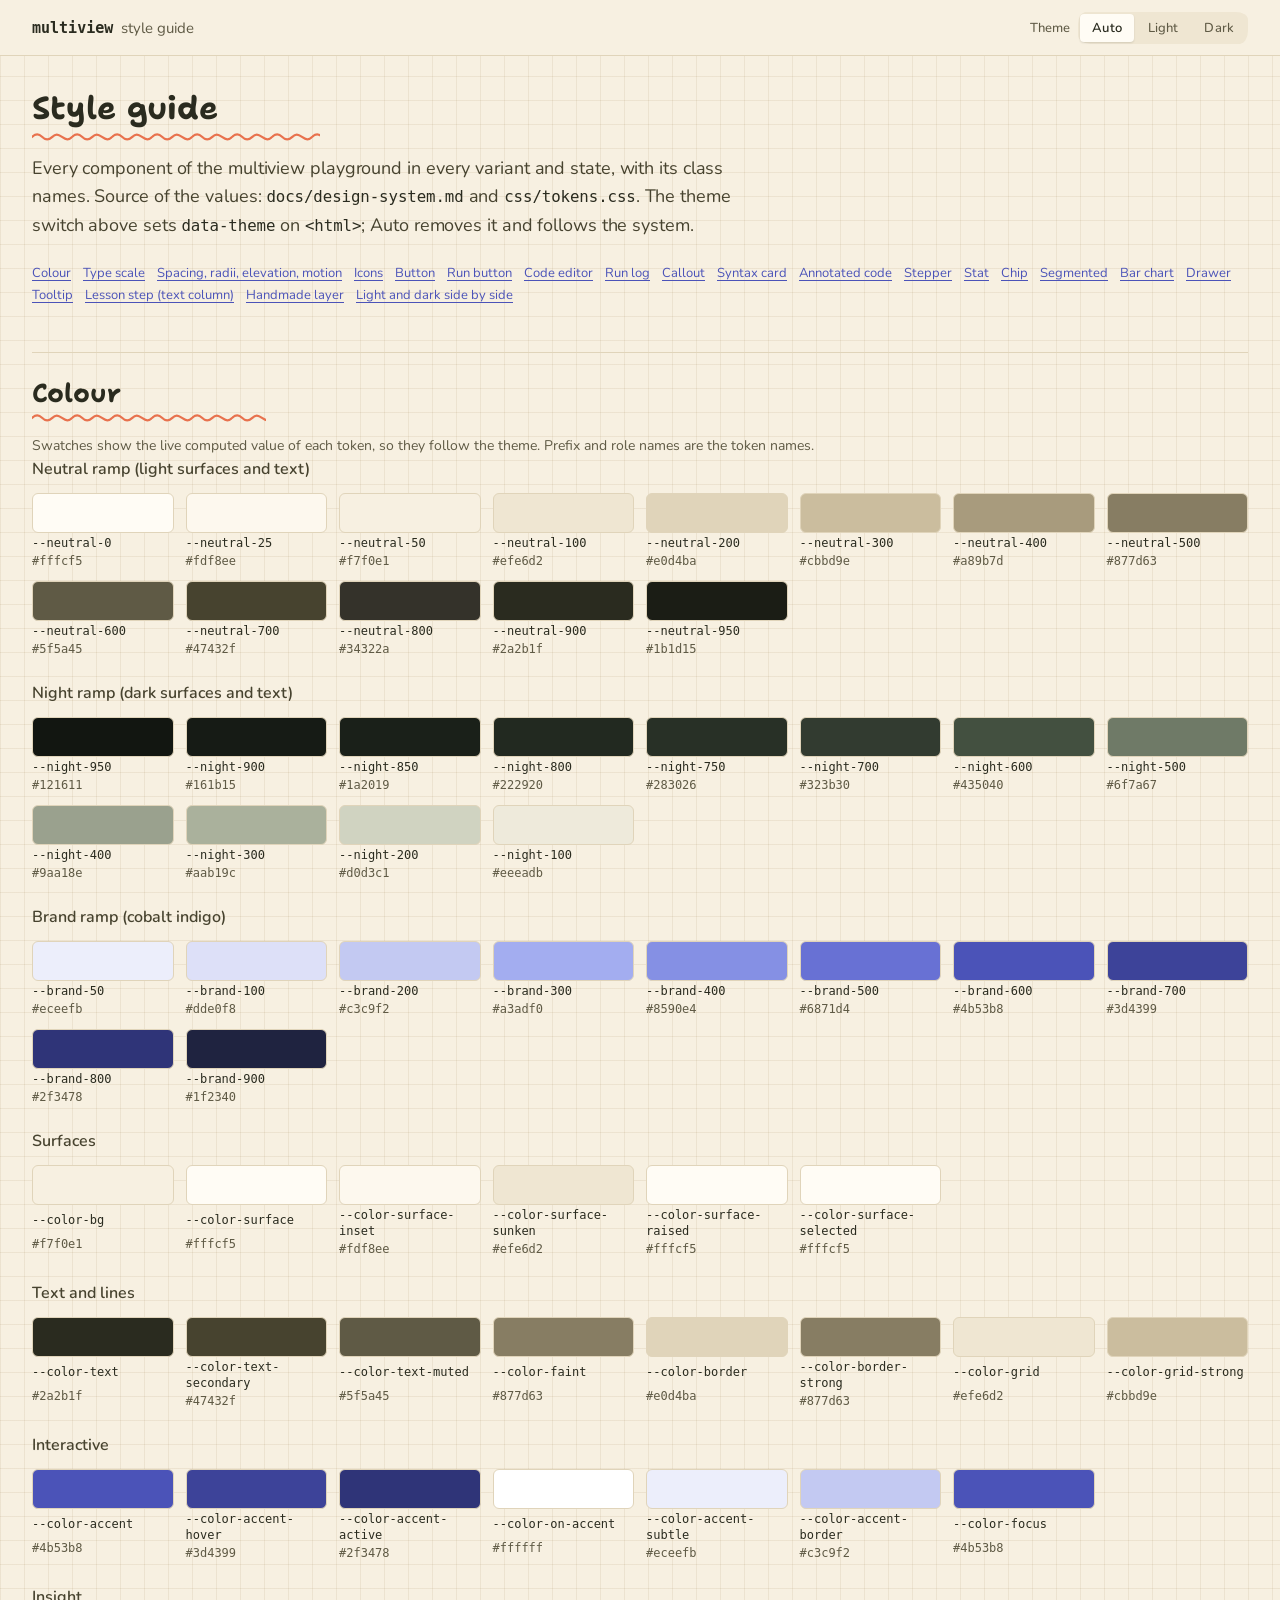
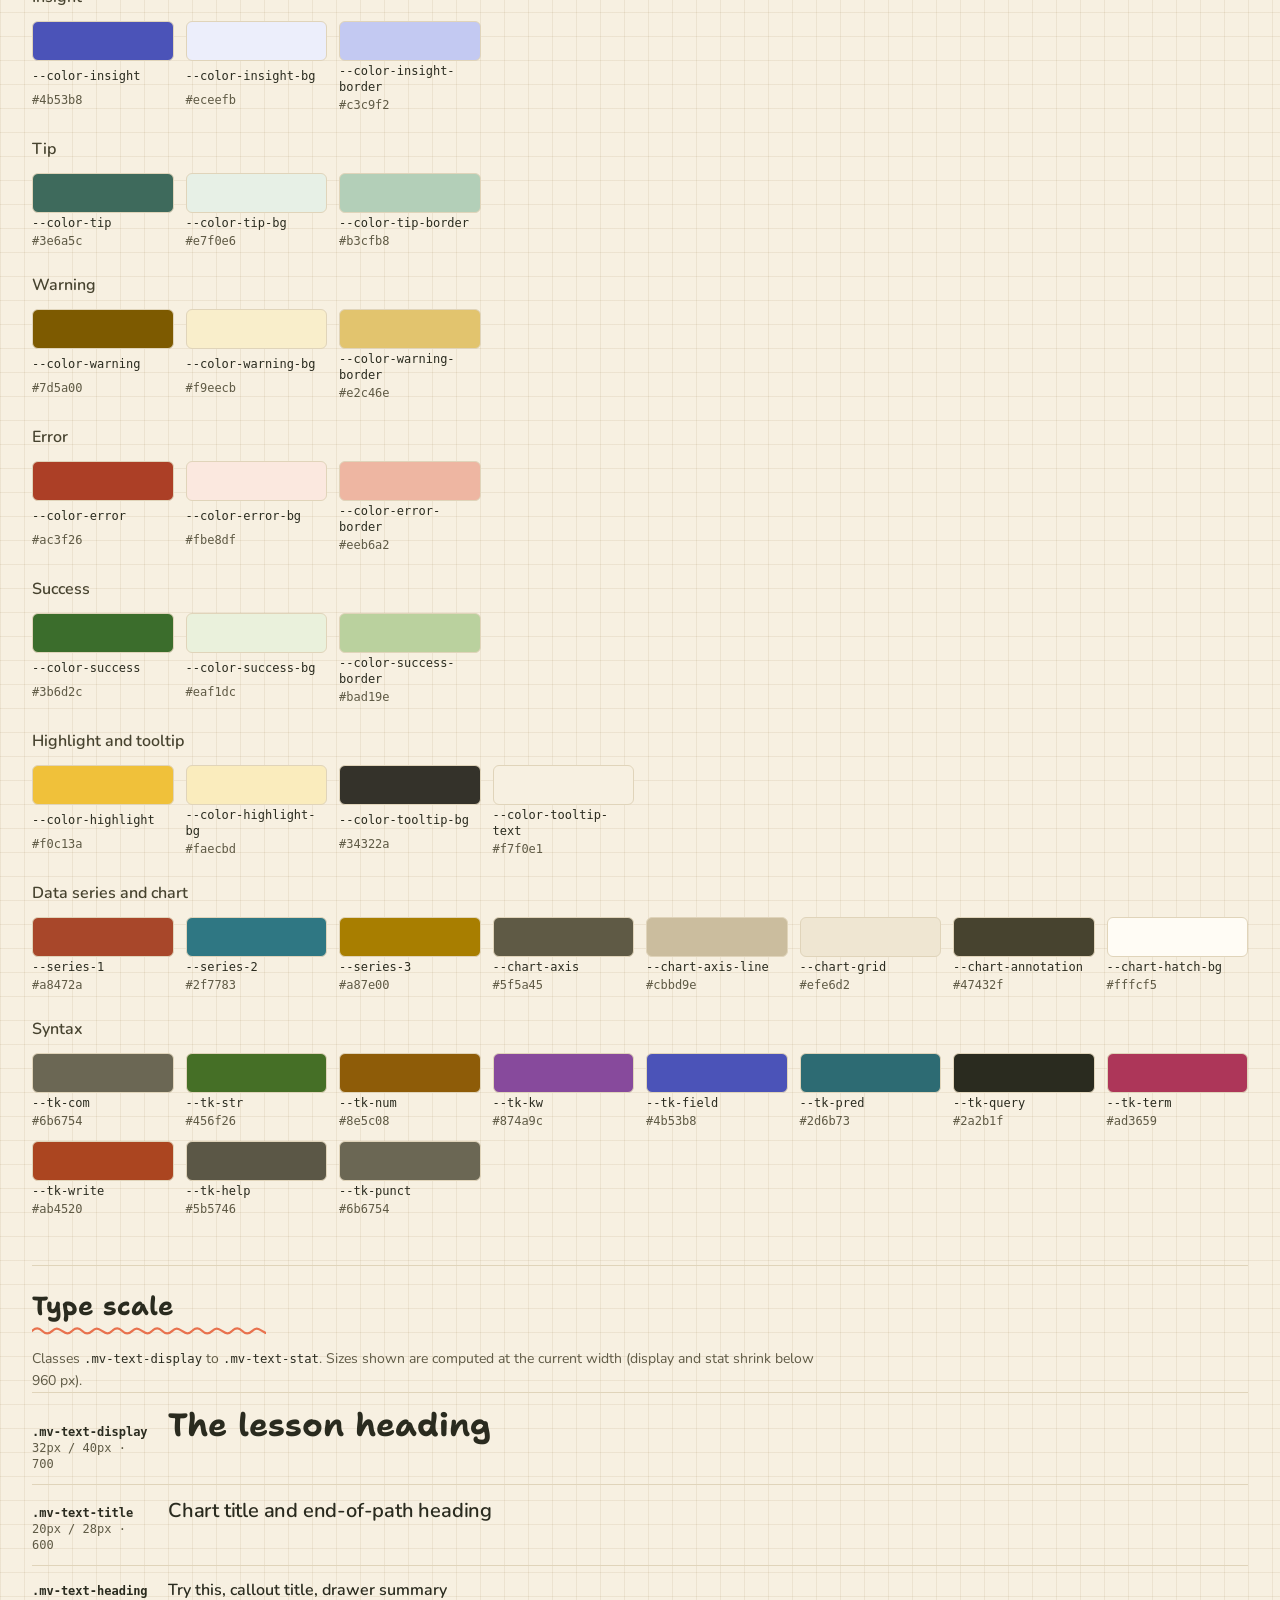
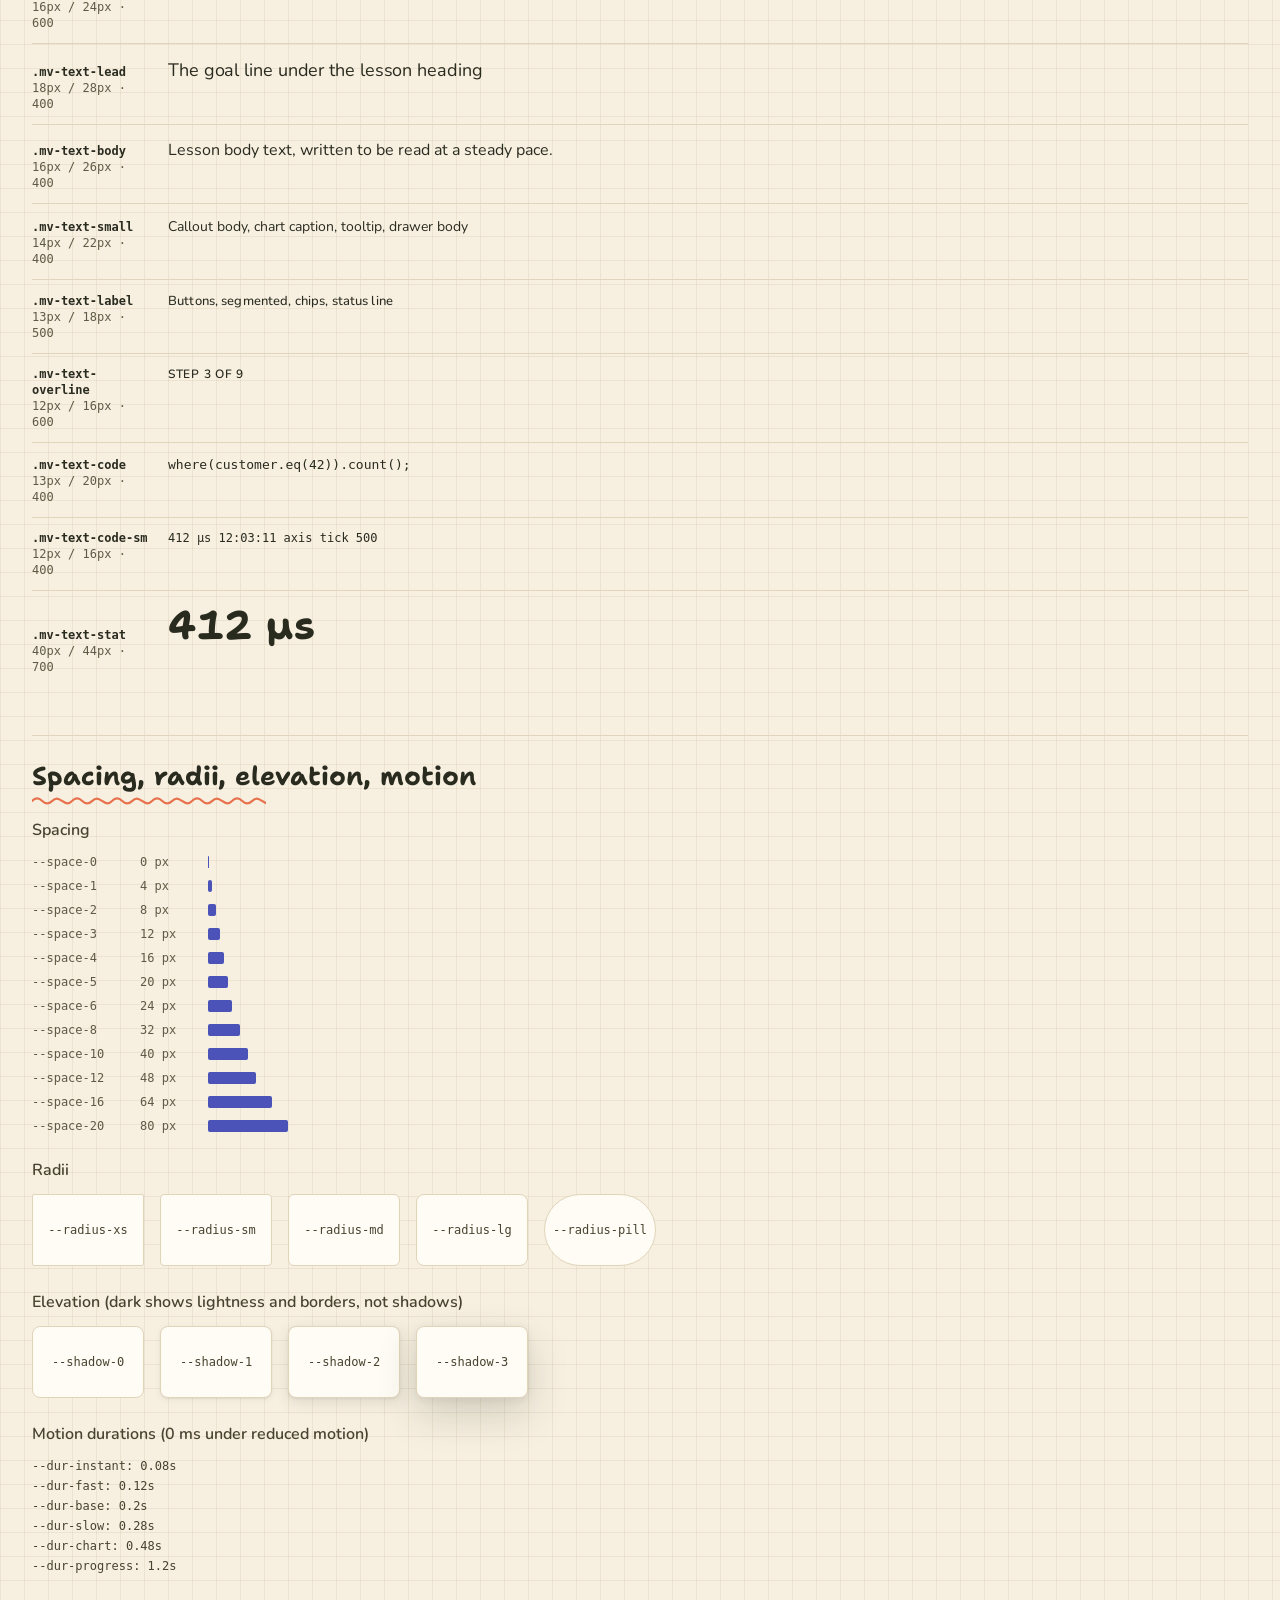
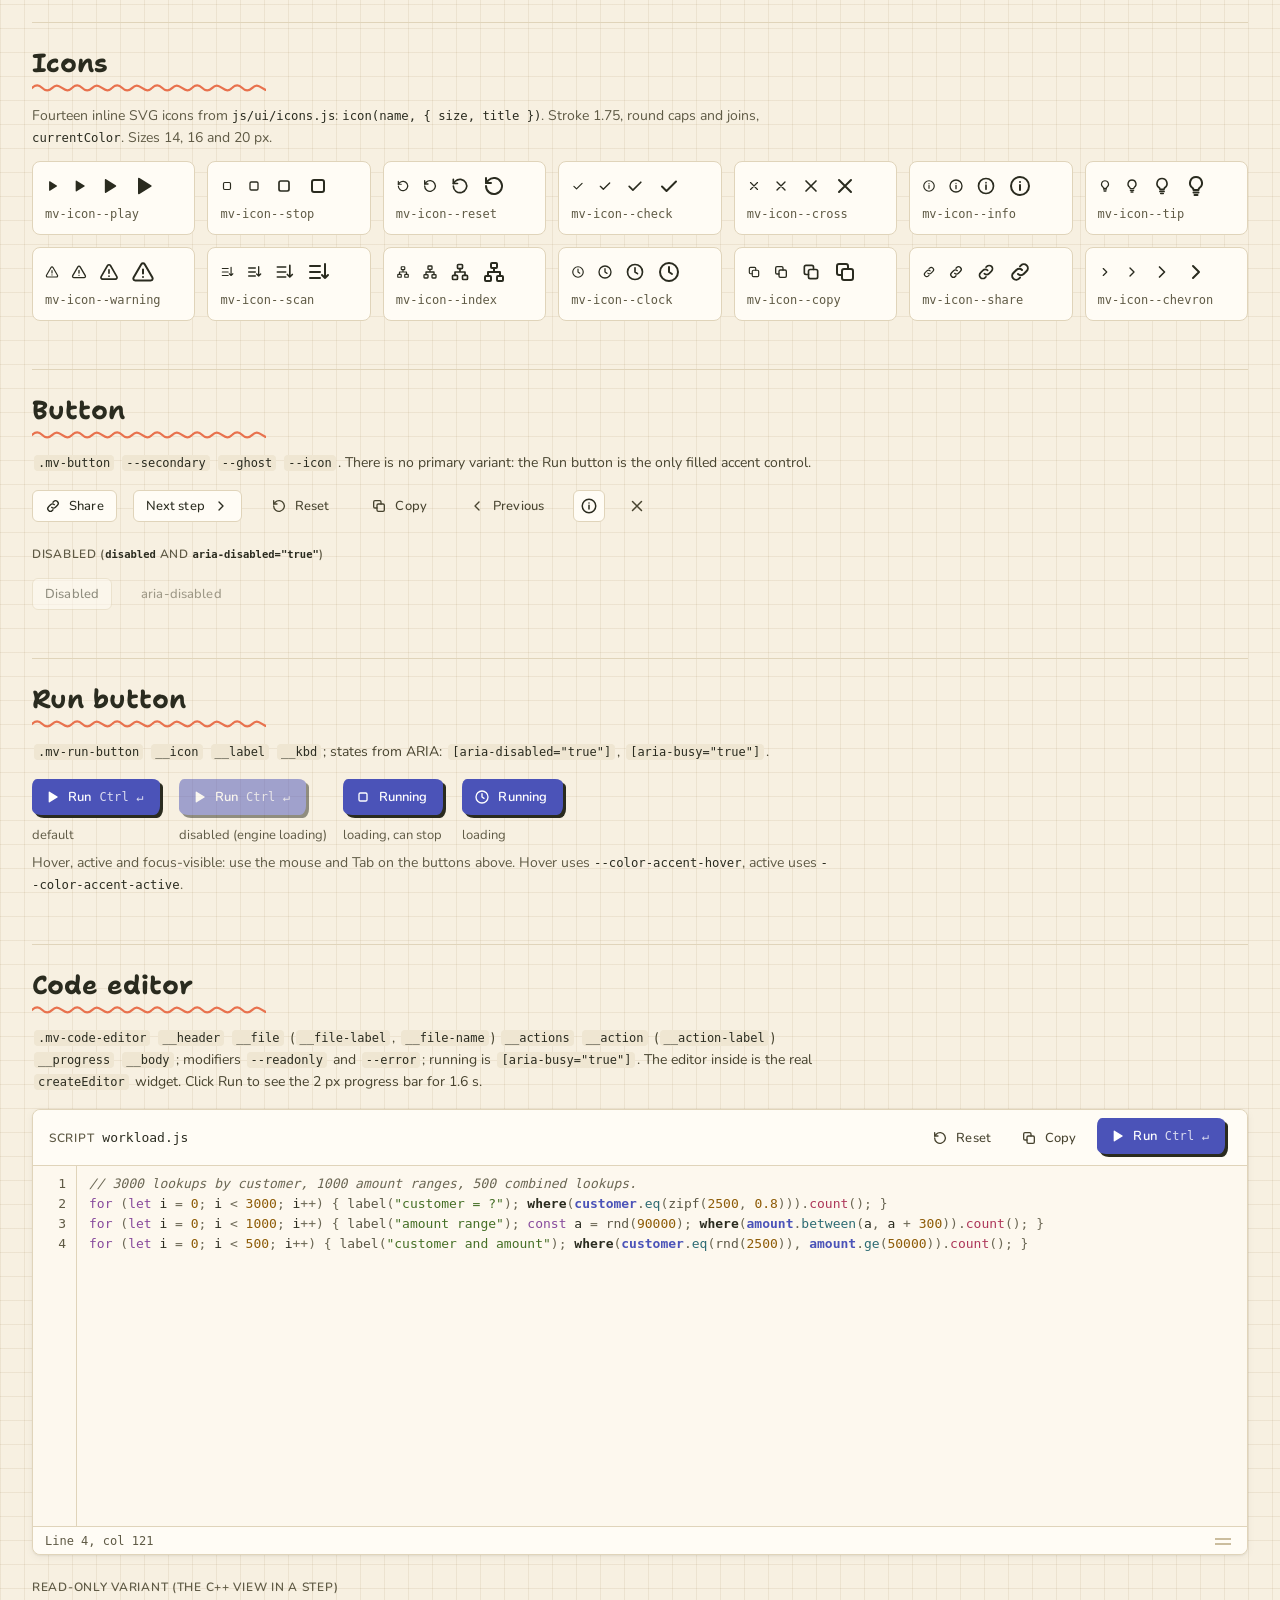
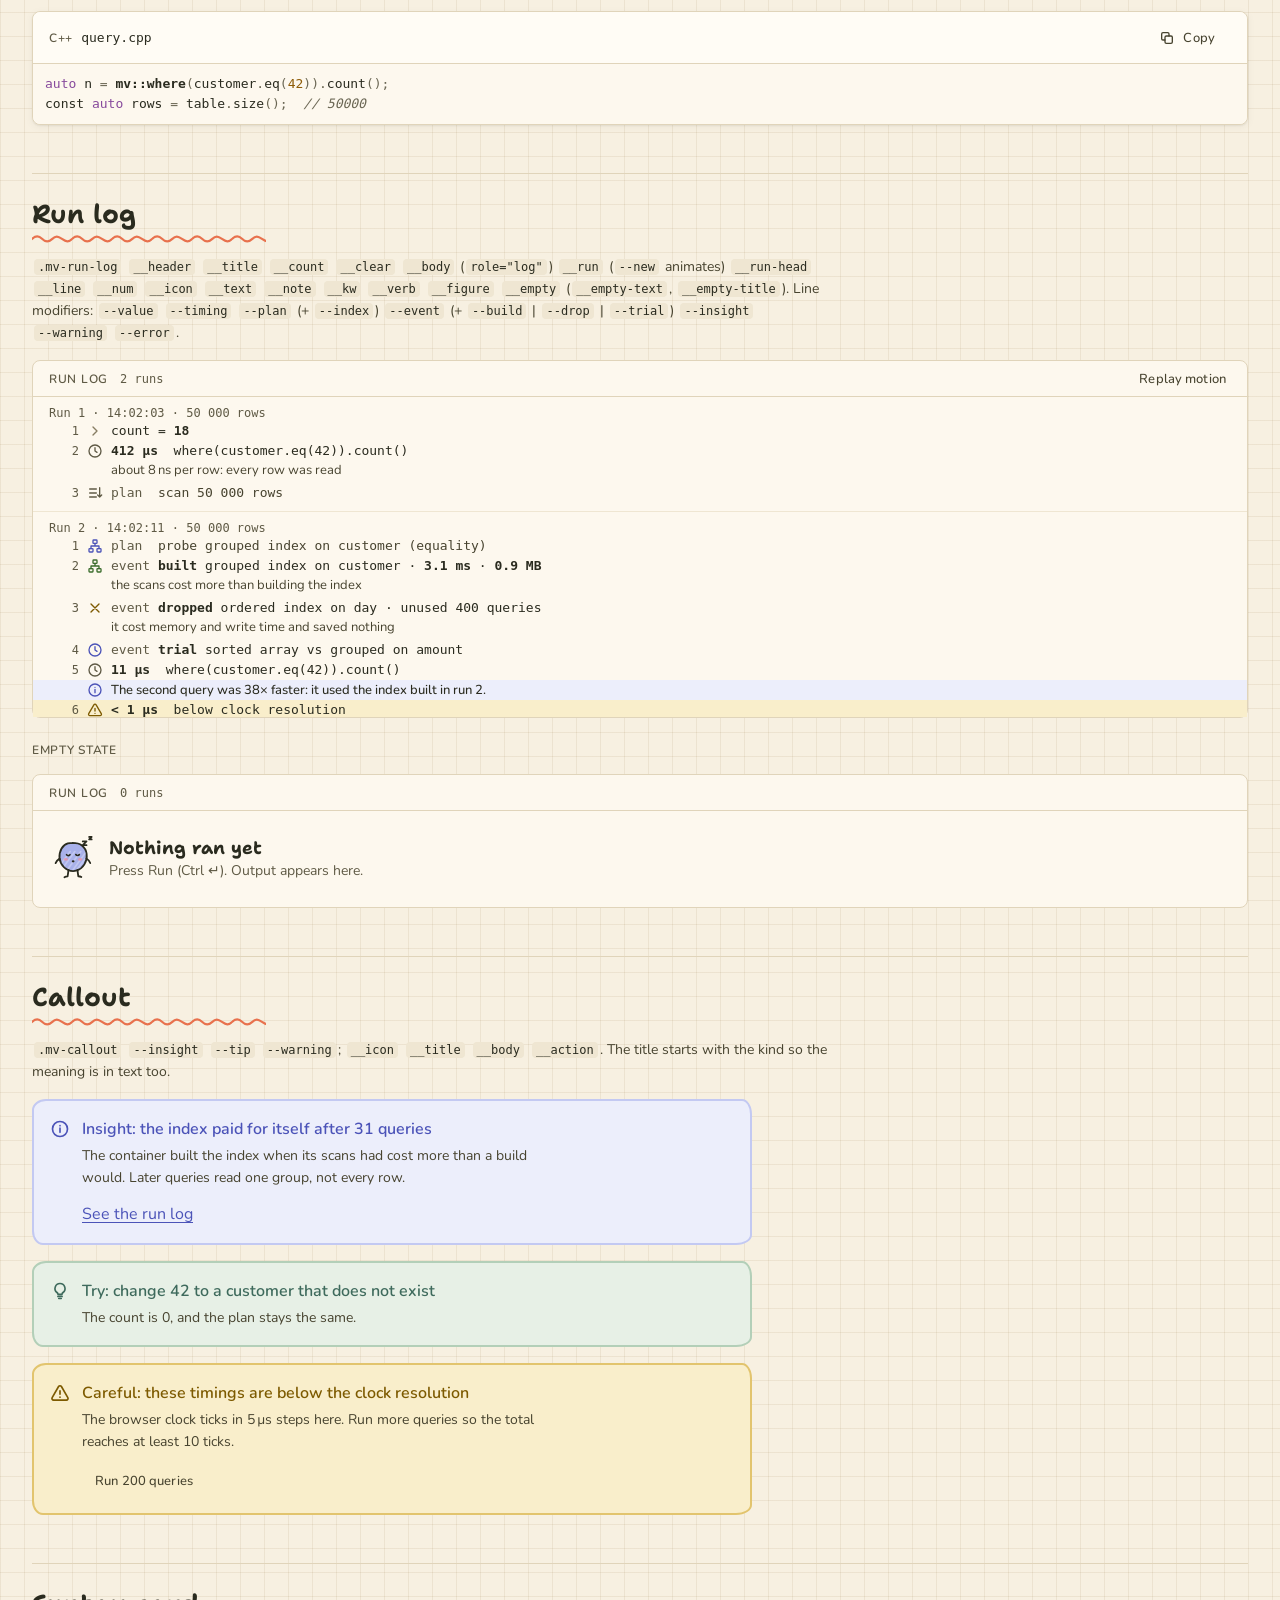
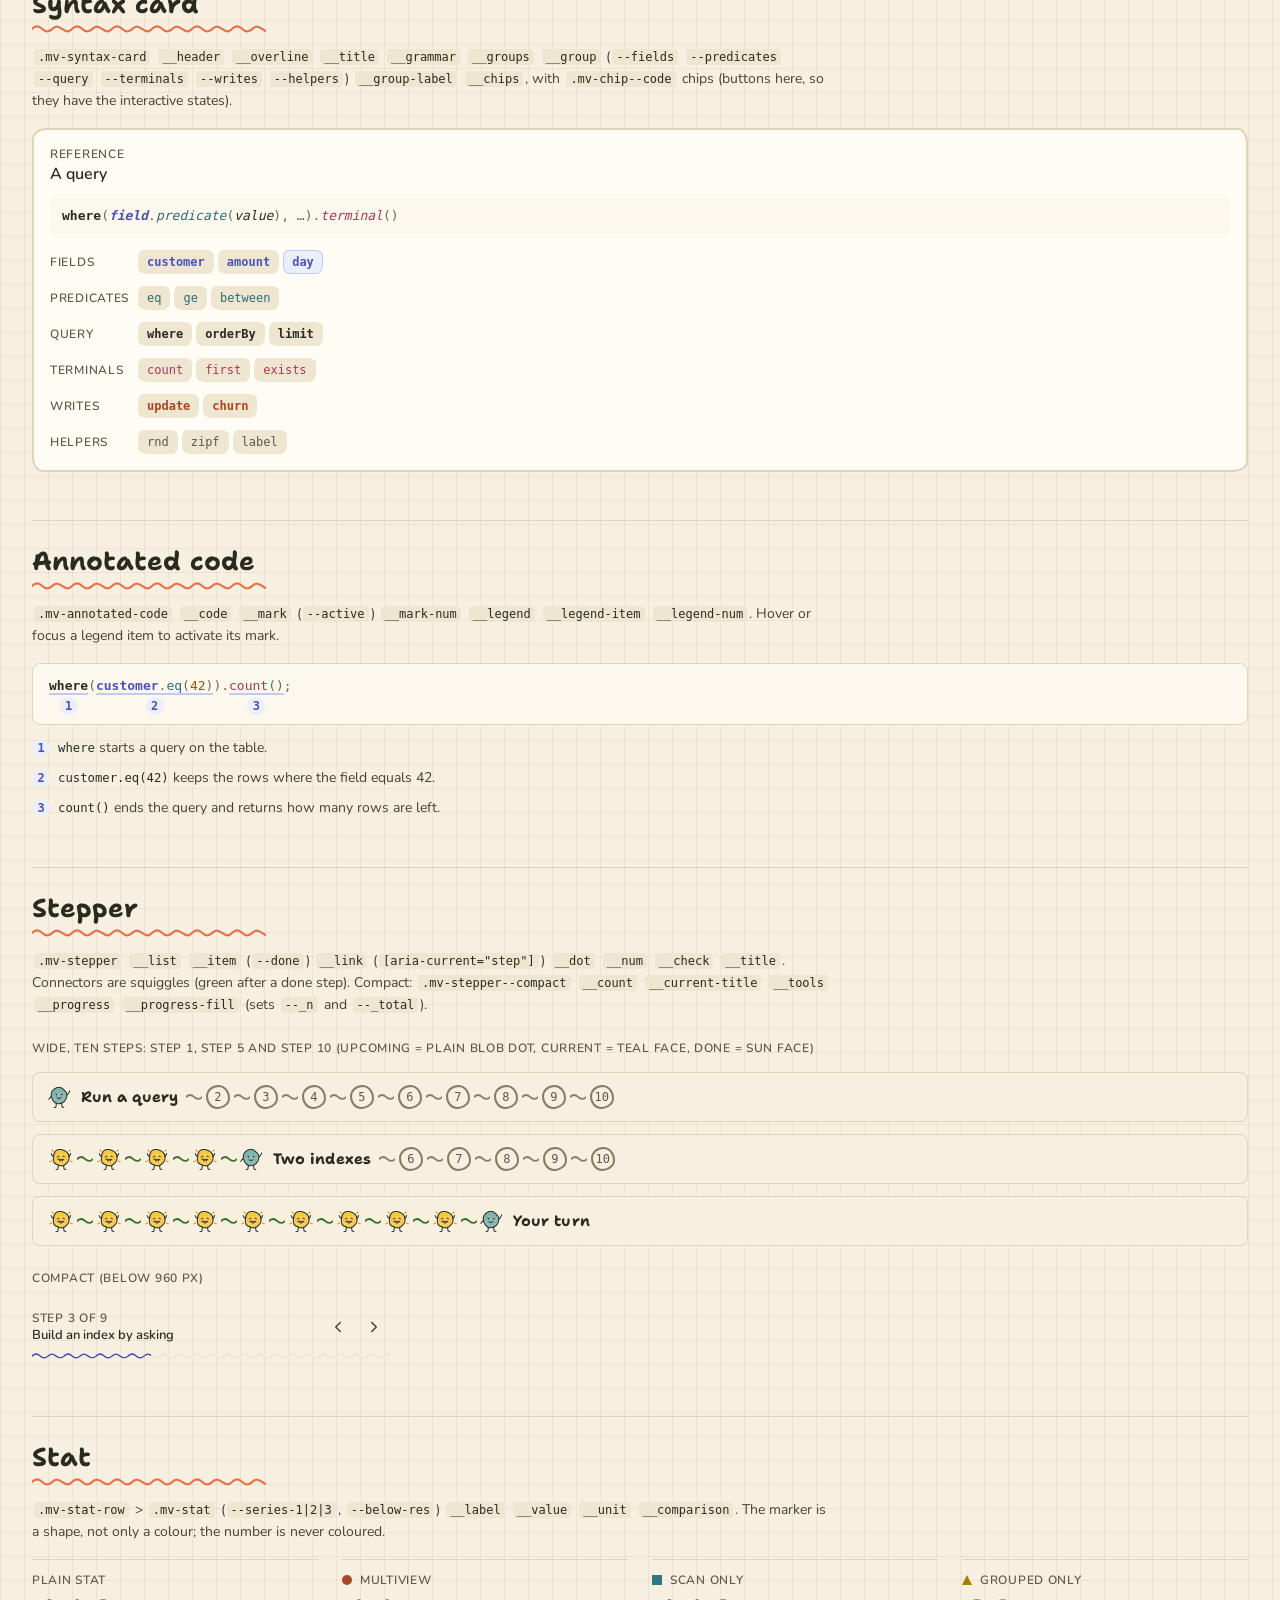
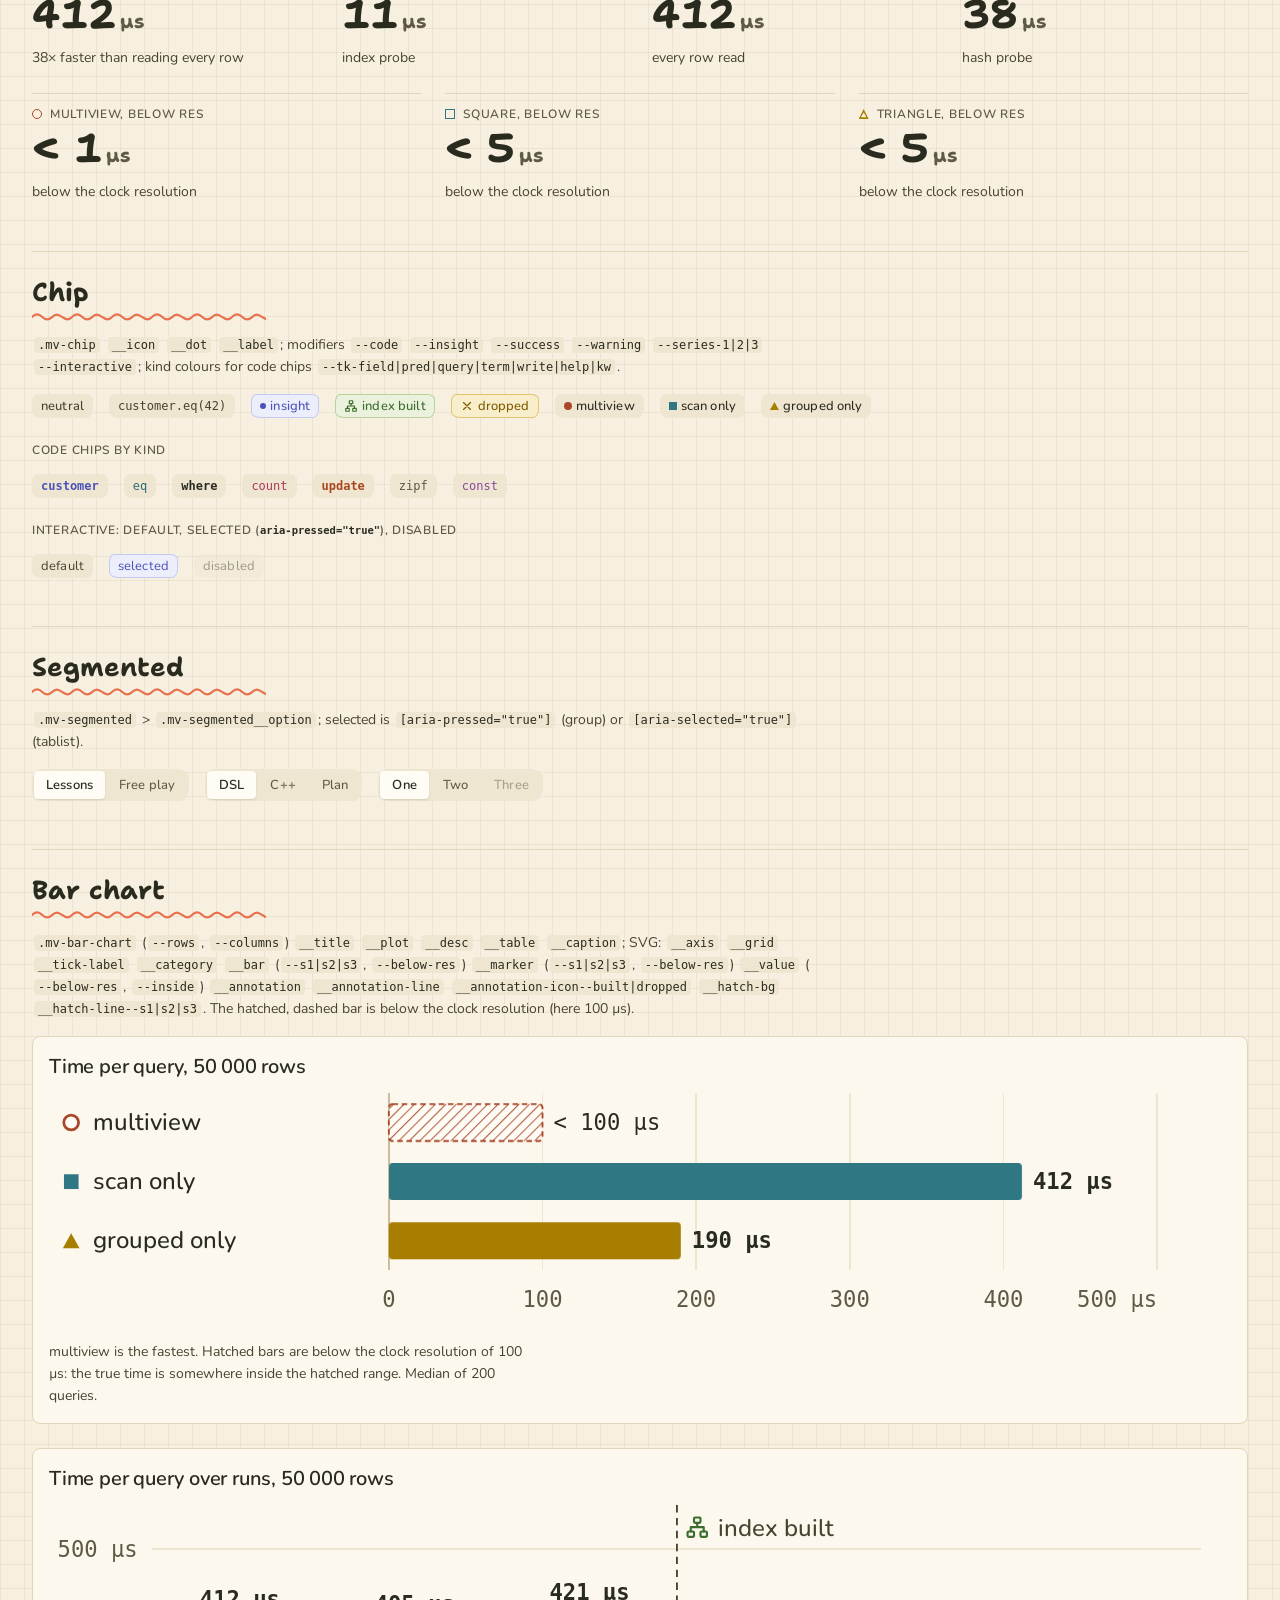
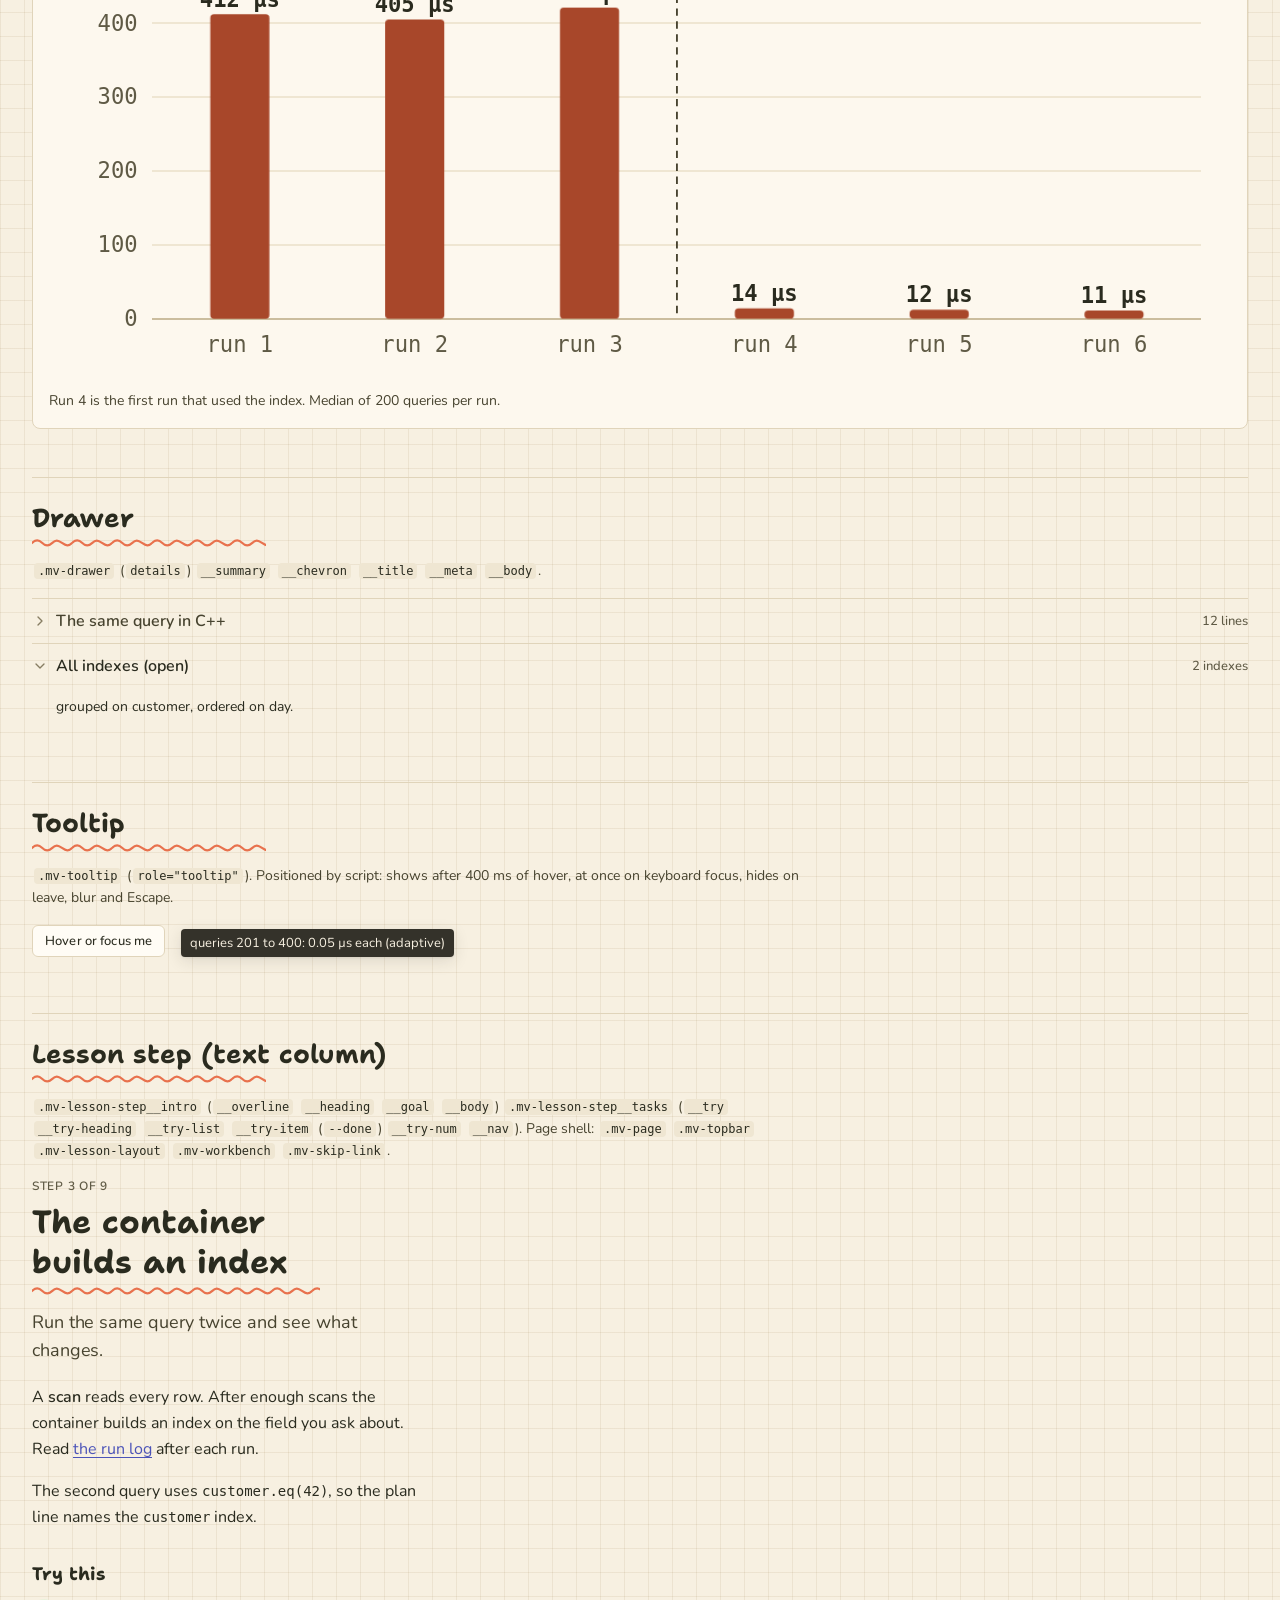
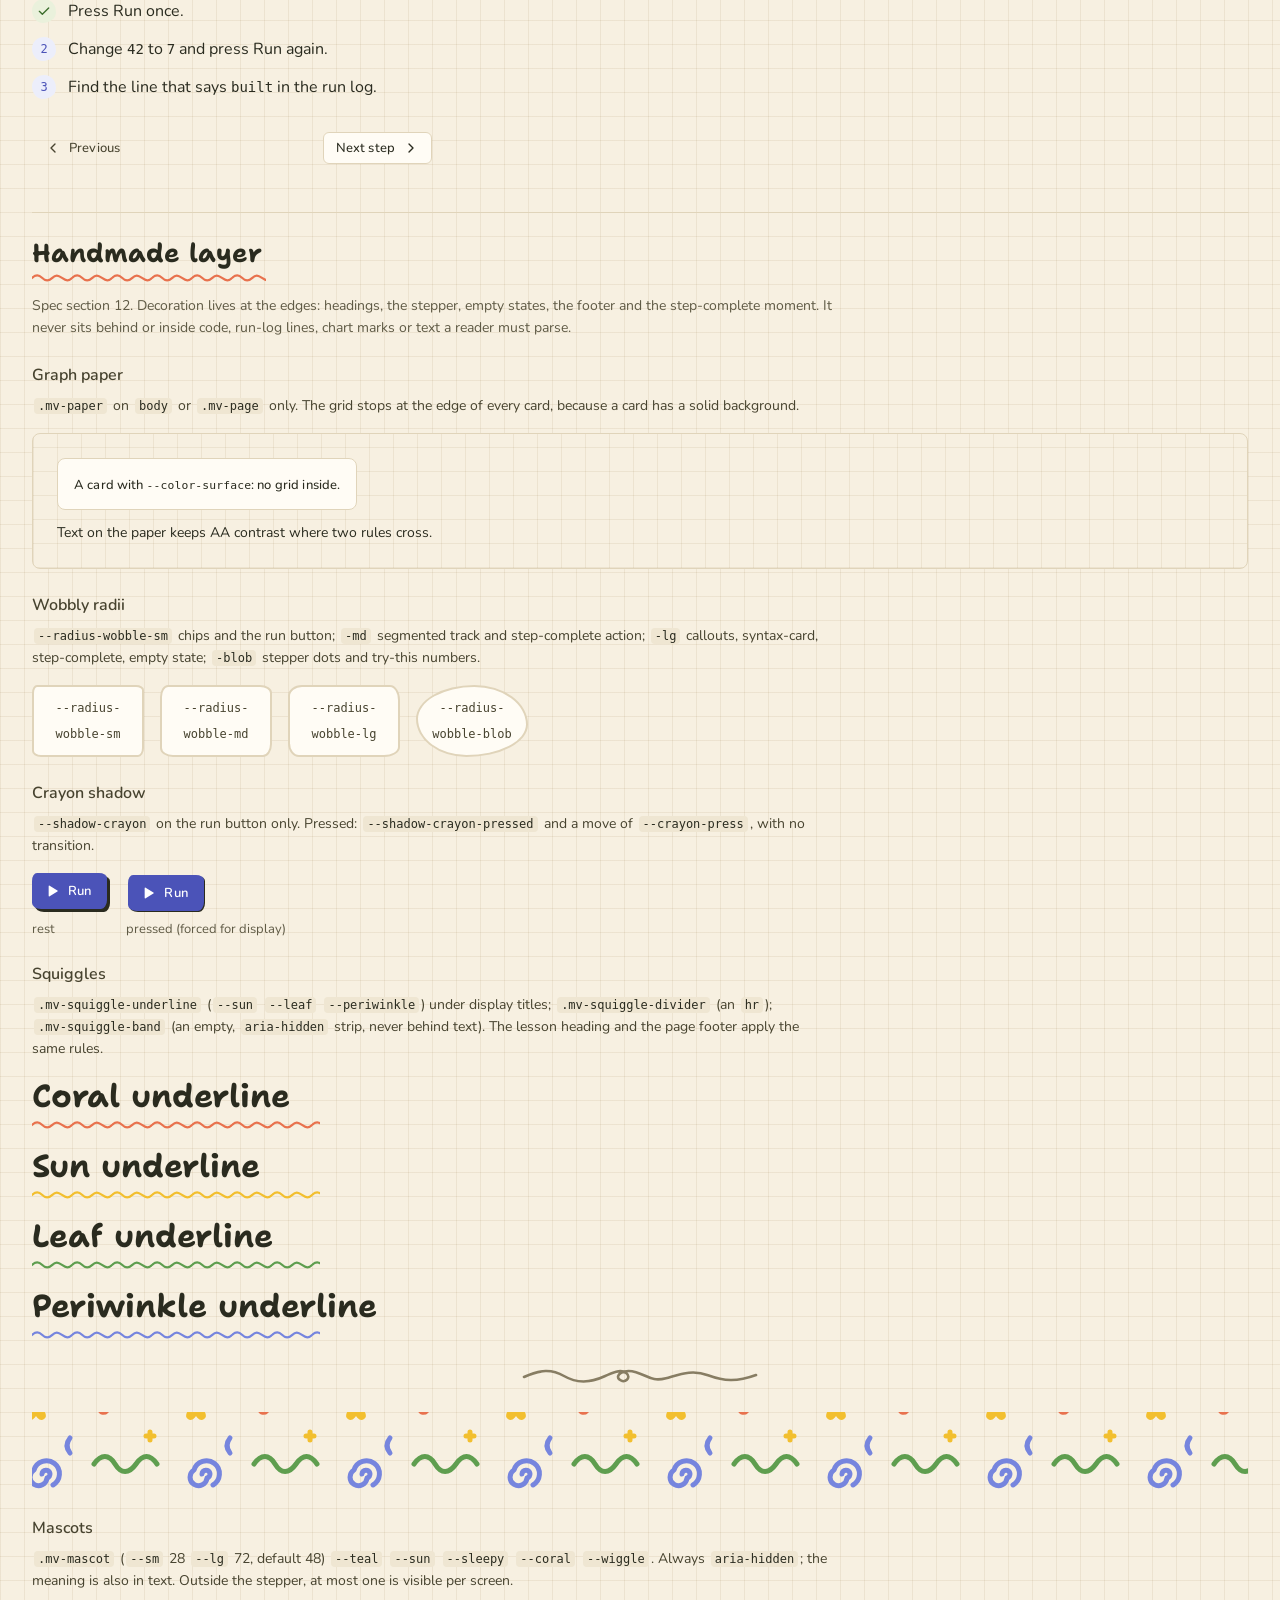
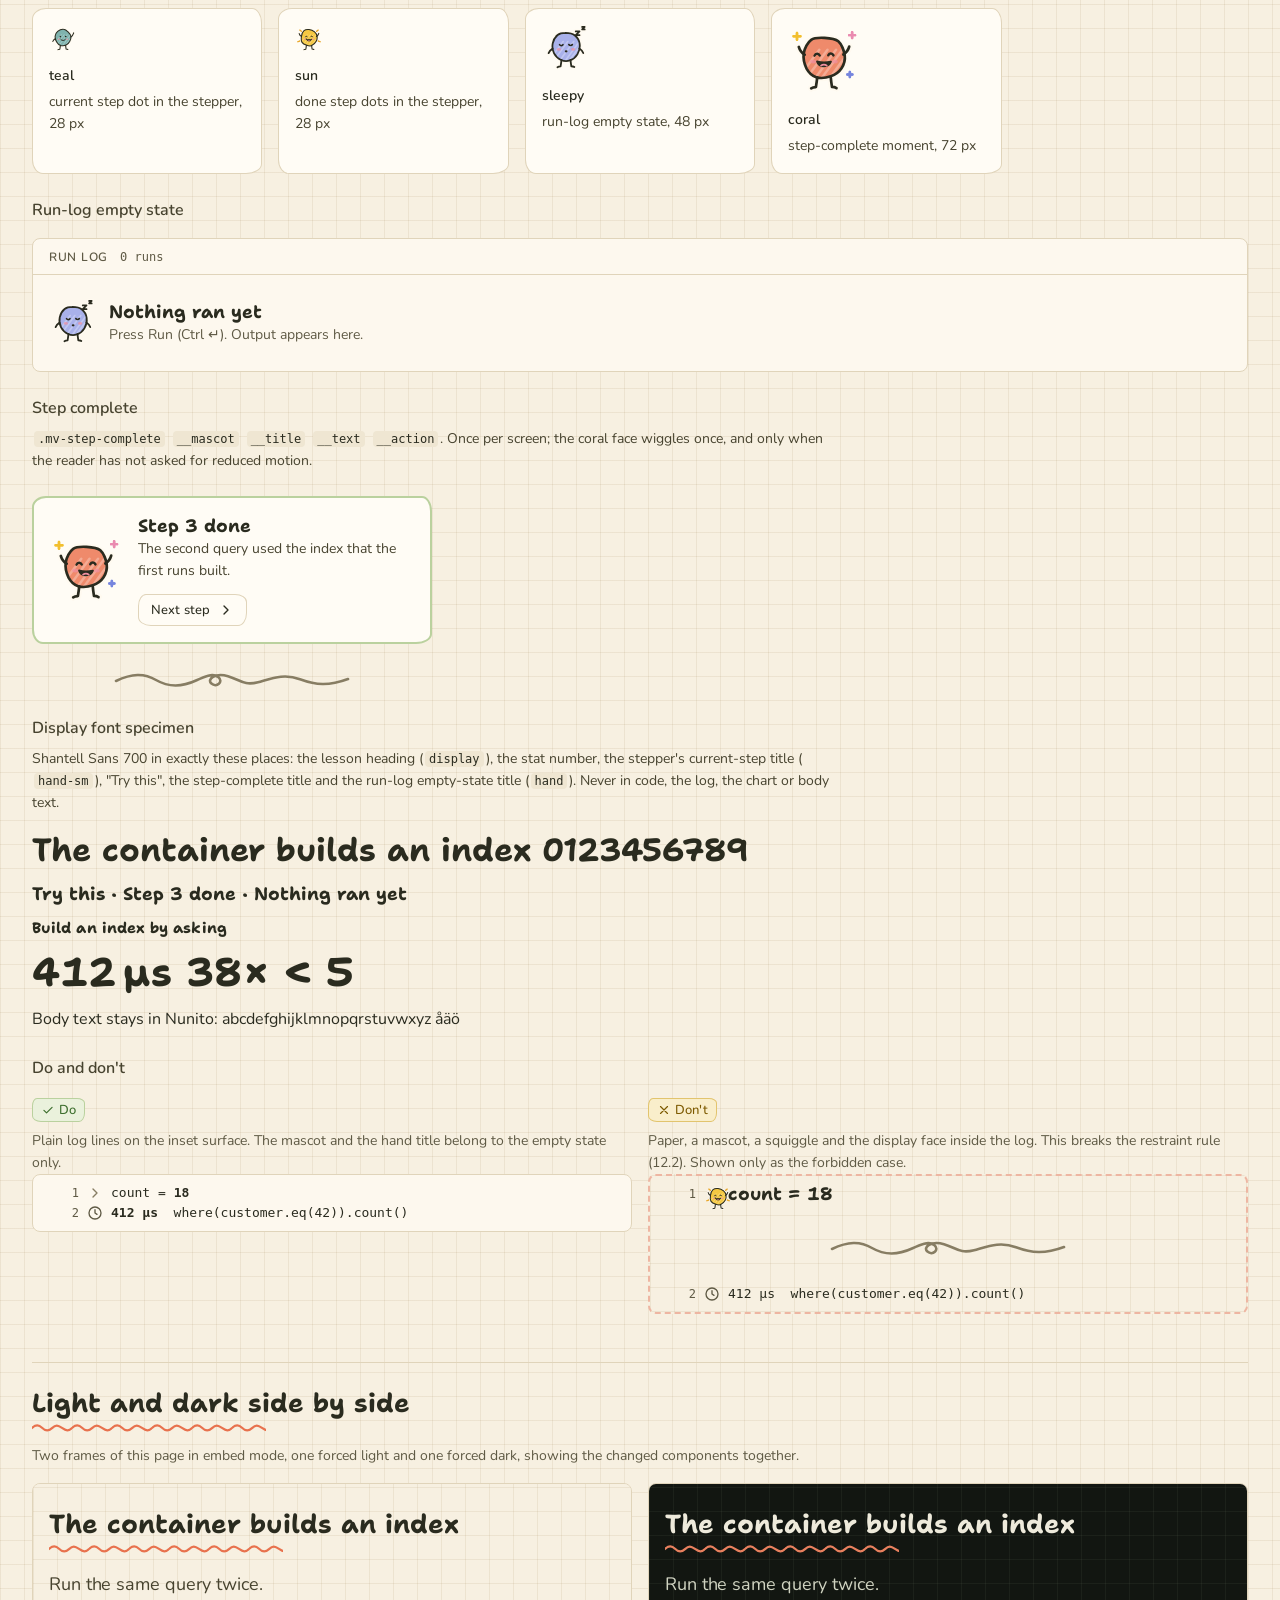
<file: playground/web/styleguide.html>
<!doctype html>
<html lang="en">
<head>
<meta charset="utf-8">
<meta name="viewport" content="width=device-width, initial-scale=1">
<title>multiview playground: style guide</title>
<meta name="color-scheme" content="light dark">
<link rel="stylesheet" href="css/tokens.css">
<link rel="stylesheet" href="css/base.css">
<link rel="stylesheet" href="css/components.css">
<link rel="stylesheet" href="css/editor.css">
<script type="module" src="js/ui/styleguide.js"></script>
</head>
<body class="mv-paper">
<a class="mv-skip-link" href="#main">Skip to the content</a>

<header class="mv-topbar">
  <div class="mv-topbar__inner">
    <a class="mv-topbar__brand" href="#top"><span class="mv-topbar__brand-name">multiview</span><span class="mv-topbar__brand-sub">style guide</span></a>
    <div class="mv-topbar__tools">
      <span class="mv-text-label mv-text-muted">Theme</span>
      <div class="mv-segmented" role="group" aria-label="Theme" id="sg-theme">
        <button class="mv-segmented__option" type="button" data-theme-choice="auto" aria-pressed="true">Auto</button>
        <button class="mv-segmented__option" type="button" data-theme-choice="light" aria-pressed="false">Light</button>
        <button class="mv-segmented__option" type="button" data-theme-choice="dark" aria-pressed="false">Dark</button>
      </div>
    </div>
  </div>
</header>

<main id="main" class="mv-page mv-page__main sg-main" tabindex="-1">
  <h1 id="top" class="mv-squiggle-underline">Style guide</h1>
  <p class="mv-text-lead mv-text-secondary sg-lead">Every component of the multiview playground in every variant and state, with its class names. Source of the values: <code>docs/design-system.md</code> and <code>css/tokens.css</code>. The theme switch above sets <code>data-theme</code> on <code>&lt;html&gt;</code>; Auto removes it and follows the system.</p>
  <nav class="sg-toc" aria-label="Sections" id="sg-toc"></nav>

  <!-- ===================== FOUNDATIONS ===================== -->
  <section class="sg-section" id="colour" aria-labelledby="h-colour">
    <h2 class="mv-squiggle-underline" id="h-colour">Colour</h2>
    <p class="sg-note">Swatches show the live computed value of each token, so they follow the theme. Prefix and role names are the token names.</p>
    <div id="sg-ramps"></div>
  </section>

  <section class="sg-section" id="type" aria-labelledby="h-type">
    <h2 class="mv-squiggle-underline" id="h-type">Type scale</h2>
    <p class="sg-note">Classes <code>.mv-text-display</code> to <code>.mv-text-stat</code>. Sizes shown are computed at the current width (display and stat shrink below 960 px).</p>
    <div id="sg-type"></div>
  </section>

  <section class="sg-section" id="shape" aria-labelledby="h-shape">
    <h2 class="mv-squiggle-underline" id="h-shape">Spacing, radii, elevation, motion</h2>
    <div id="sg-shape"></div>
  </section>

  <section class="sg-section" id="icons" aria-labelledby="h-icons">
    <h2 class="mv-squiggle-underline" id="h-icons">Icons</h2>
    <p class="sg-note">Fourteen inline SVG icons from <code>js/ui/icons.js</code>: <code>icon(name, { size, title })</code>. Stroke 1.75, round caps and joins, <code>currentColor</code>. Sizes 14, 16 and 20 px.</p>
    <div id="sg-icons"></div>
  </section>

  <!-- ===================== COMPONENTS ===================== -->
  <section class="sg-section" id="button" aria-labelledby="h-button">
    <h2 class="mv-squiggle-underline" id="h-button">Button</h2>
    <p class="sg-classes"><code>.mv-button</code> <code>--secondary</code> <code>--ghost</code> <code>--icon</code>. There is no primary variant: the Run button is the only filled accent control.</p>
    <div class="sg-demo sg-row">
      <button class="mv-button mv-button--secondary" type="button"><span data-icon="share" data-size="16"></span>Share</button>
      <button class="mv-button mv-button--secondary" type="button">Next step<span data-icon="chevron" data-size="16"></span></button>
      <button class="mv-button mv-button--ghost" type="button"><span data-icon="reset" data-size="16"></span>Reset</button>
      <button class="mv-button mv-button--ghost" type="button"><span data-icon="copy" data-size="16"></span>Copy</button>
      <button class="mv-button mv-button--ghost" type="button"><span data-icon="chevron" data-size="16" data-class="mv-icon--flip"></span>Previous</button>
      <button class="mv-button mv-button--secondary mv-button--icon" type="button" aria-label="Theme"><span data-icon="info" data-size="18"></span></button>
      <button class="mv-button mv-button--ghost mv-button--icon" type="button" aria-label="Close"><span data-icon="cross" data-size="18"></span></button>
    </div>
    <p class="sg-label">Disabled (<code>disabled</code> and <code>aria-disabled="true"</code>)</p>
    <div class="sg-demo sg-row">
      <button class="mv-button mv-button--secondary" type="button" disabled>Disabled</button>
      <button class="mv-button mv-button--ghost" type="button" aria-disabled="true">aria-disabled</button>
    </div>
  </section>

  <section class="sg-section" id="run-button" aria-labelledby="h-run-button">
    <h2 class="mv-squiggle-underline" id="h-run-button">Run button</h2>
    <p class="sg-classes"><code>.mv-run-button</code> <code>__icon</code> <code>__label</code> <code>__kbd</code>; states from ARIA: <code>[aria-disabled="true"]</code>, <code>[aria-busy="true"]</code>.</p>
    <div class="sg-demo sg-row">
      <div class="sg-state"><button class="mv-run-button" type="button" aria-keyshortcuts="Control+Enter Meta+Enter"><span data-icon="play" data-size="16" class="mv-run-button__icon"></span><span class="mv-run-button__label">Run</span><kbd class="mv-run-button__kbd">Ctrl ↵</kbd></button><span class="sg-state-name">default</span></div>
      <div class="sg-state"><button class="mv-run-button" type="button" aria-disabled="true"><span data-icon="play" data-size="16" class="mv-run-button__icon"></span><span class="mv-run-button__label">Run</span><kbd class="mv-run-button__kbd">Ctrl ↵</kbd></button><span class="sg-state-name">disabled (engine loading)</span></div>
      <div class="sg-state"><button class="mv-run-button" type="button" aria-busy="true"><span data-icon="stop" data-size="16" class="mv-run-button__icon"></span><span class="mv-run-button__label">Running</span></button><span class="sg-state-name">loading, can stop</span></div>
      <div class="sg-state"><button class="mv-run-button" type="button" aria-busy="true"><span data-icon="clock" data-size="16" class="mv-run-button__icon"></span><span class="mv-run-button__label">Running</span></button><span class="sg-state-name">loading</span></div>
    </div>
    <p class="sg-note">Hover, active and focus-visible: use the mouse and Tab on the buttons above. Hover uses <code>--color-accent-hover</code>, active uses <code>--color-accent-active</code>.</p>
  </section>

  <section class="sg-section" id="code-editor" aria-labelledby="h-code-editor">
    <h2 class="mv-squiggle-underline" id="h-code-editor">Code editor</h2>
    <p class="sg-classes"><code>.mv-code-editor</code> <code>__header</code> <code>__file</code> (<code>__file-label</code>, <code>__file-name</code>) <code>__actions</code> <code>__action</code> (<code>__action-label</code>) <code>__progress</code> <code>__body</code>; modifiers <code>--readonly</code> and <code>--error</code>; running is <code>[aria-busy="true"]</code>. The editor inside is the real <code>createEditor</code> widget. Click Run to see the 2 px progress bar for 1.6 s.</p>
    <div class="sg-demo">
      <section class="mv-code-editor" id="sg-editor-card" aria-labelledby="sg-editor-file">
        <div class="mv-code-editor__header">
          <div class="mv-code-editor__file"><span class="mv-code-editor__file-label">Script</span><span class="mv-code-editor__file-name" id="sg-editor-file">workload.js</span></div>
          <div class="mv-code-editor__actions">
            <button class="mv-button mv-button--ghost mv-code-editor__action" type="button" aria-label="Reset" id="sg-reset"><span data-icon="reset" data-size="16"></span><span class="mv-code-editor__action-label">Reset</span></button>
            <button class="mv-button mv-button--ghost mv-code-editor__action" type="button" aria-label="Copy" id="sg-copy"><span data-icon="copy" data-size="16"></span><span class="mv-code-editor__action-label">Copy</span></button>
          </div>
          <button class="mv-run-button" type="button" id="sg-run" aria-keyshortcuts="Control+Enter Meta+Enter"><span data-icon="play" data-size="16" class="mv-run-button__icon"></span><span class="mv-run-button__label">Run</span><kbd class="mv-run-button__kbd">Ctrl ↵</kbd></button>
          <span class="mv-visually-hidden" role="status" id="sg-run-status"></span>
        </div>
        <div class="mv-code-editor__progress" aria-hidden="true"></div>
        <div class="mv-code-editor__body" id="sg-editor-host"></div>
      </section>
    </div>
    <p class="sg-label">Read-only variant (the C++ view in a step)</p>
    <div class="sg-demo">
      <section class="mv-code-editor mv-code-editor--readonly" aria-labelledby="sg-cpp-file">
        <div class="mv-code-editor__header">
          <div class="mv-code-editor__file"><span class="mv-code-editor__file-label">C++</span><span class="mv-code-editor__file-name" id="sg-cpp-file">query.cpp</span></div>
          <div class="mv-code-editor__actions">
            <button class="mv-button mv-button--ghost mv-code-editor__action" type="button" aria-label="Copy"><span data-icon="copy" data-size="16"></span><span class="mv-code-editor__action-label">Copy</span></button>
          </div>
        </div>
        <div class="mv-code-editor__body" id="sg-cpp-host"></div>
      </section>
    </div>
  </section>

  <section class="sg-section" id="run-log" aria-labelledby="h-run-log">
    <h2 class="mv-squiggle-underline" id="h-run-log">Run log</h2>
    <p class="sg-classes"><code>.mv-run-log</code> <code>__header</code> <code>__title</code> <code>__count</code> <code>__clear</code> <code>__body</code> (<code>role="log"</code>) <code>__run</code> (<code>--new</code> animates) <code>__run-head</code> <code>__line</code> <code>__num</code> <code>__icon</code> <code>__text</code> <code>__note</code> <code>__kw</code> <code>__verb</code> <code>__figure</code> <code>__empty</code> (<code>__empty-text</code>, <code>__empty-title</code>). Line modifiers: <code>--value</code> <code>--timing</code> <code>--plan</code> (+ <code>--index</code>) <code>--event</code> (+ <code>--build</code> | <code>--drop</code> | <code>--trial</code>) <code>--insight</code> <code>--warning</code> <code>--error</code>.</p>
    <div class="sg-demo">
      <section class="mv-run-log" aria-labelledby="sg-log-title">
        <div class="mv-run-log__header">
          <h2 class="mv-run-log__title" id="sg-log-title">Run log</h2>
          <span class="mv-run-log__count">2 runs</span>
          <button class="mv-button mv-button--ghost mv-run-log__clear" type="button" id="sg-log-replay">Replay motion</button>
        </div>
        <div class="mv-run-log__body" role="log" aria-live="polite" aria-relevant="additions" aria-label="Run log" tabindex="0">
          <div class="mv-run-log__run">
            <div class="mv-run-log__run-head">Run 1 · 14:02:03 · 50&#8201;000 rows</div>
            <div class="mv-run-log__line mv-run-log__line--value"><span class="mv-run-log__num">1</span><span data-icon="chevron" data-size="16" class="mv-run-log__icon"></span><span class="mv-run-log__text">count = <span class="mv-run-log__figure">18</span></span></div>
            <div class="mv-run-log__line mv-run-log__line--timing"><span class="mv-run-log__num">2</span><span data-icon="clock" data-size="16" class="mv-run-log__icon"></span><span class="mv-run-log__text"><span class="mv-run-log__figure">412&#8239;µs</span>  where(customer.eq(42)).count()</span><span class="mv-run-log__note">about 8&#8239;ns per row: every row was read</span></div>
            <div class="mv-run-log__line mv-run-log__line--plan"><span class="mv-run-log__num">3</span><span data-icon="scan" data-size="16" class="mv-run-log__icon"></span><span class="mv-run-log__text"><span class="mv-run-log__kw">plan</span>scan 50&#8201;000 rows</span></div>
          </div>
          <div class="mv-run-log__run mv-run-log__run--new" id="sg-log-new">
            <div class="mv-run-log__run-head">Run 2 · 14:02:11 · 50&#8201;000 rows</div>
            <div class="mv-run-log__line mv-run-log__line--plan mv-run-log__line--index"><span class="mv-run-log__num">1</span><span data-icon="index" data-size="16" class="mv-run-log__icon"></span><span class="mv-run-log__text"><span class="mv-run-log__kw">plan</span>probe grouped index on customer (equality)</span></div>
            <div class="mv-run-log__line mv-run-log__line--event mv-run-log__line--build"><span class="mv-run-log__num">2</span><span data-icon="index" data-size="16" class="mv-run-log__icon"></span><span class="mv-run-log__text"><span class="mv-run-log__kw">event</span><span class="mv-run-log__verb">built</span> grouped index on customer · <span class="mv-run-log__figure">3.1&#8239;ms</span> · <span class="mv-run-log__figure">0.9&#8239;MB</span></span><span class="mv-run-log__note">the scans cost more than building the index</span></div>
            <div class="mv-run-log__line mv-run-log__line--event mv-run-log__line--drop"><span class="mv-run-log__num">3</span><span data-icon="cross" data-size="16" class="mv-run-log__icon"></span><span class="mv-run-log__text"><span class="mv-run-log__kw">event</span><span class="mv-run-log__verb">dropped</span> ordered index on day · unused 400 queries</span><span class="mv-run-log__note">it cost memory and write time and saved nothing</span></div>
            <div class="mv-run-log__line mv-run-log__line--event mv-run-log__line--trial"><span class="mv-run-log__num">4</span><span data-icon="clock" data-size="16" class="mv-run-log__icon"></span><span class="mv-run-log__text"><span class="mv-run-log__kw">event</span><span class="mv-run-log__verb">trial</span> sorted array vs grouped on amount</span></div>
            <div class="mv-run-log__line mv-run-log__line--timing"><span class="mv-run-log__num">5</span><span data-icon="clock" data-size="16" class="mv-run-log__icon"></span><span class="mv-run-log__text"><span class="mv-run-log__figure">11&#8239;µs</span>  where(customer.eq(42)).count()</span></div>
            <div class="mv-run-log__line mv-run-log__line--insight"><span class="mv-run-log__num"></span><span data-icon="info" data-size="16" class="mv-run-log__icon"></span><span class="mv-run-log__text">The second query was 38× faster: it used the index built in run 2.</span></div>
            <div class="mv-run-log__line mv-run-log__line--warning"><span class="mv-run-log__num">6</span><span data-icon="warning" data-size="16" class="mv-run-log__icon"></span><span class="mv-run-log__text"><span class="mv-run-log__figure">&lt; 1&#8239;µs</span>  below clock resolution</span><span class="mv-run-log__note">the browser clock ticks in 5&#8239;µs steps here; run more queries</span></div>
            <div class="mv-run-log__line mv-run-log__line--error"><span class="mv-run-log__num">7</span><span data-icon="cross" data-size="16" class="mv-run-log__icon"></span><span class="mv-run-log__text">line 4: unknown field "custmer"</span><span class="mv-run-log__note">did you mean customer?</span></div>
          </div>
        </div>
      </section>
    </div>
    <p class="sg-label">Empty state</p>
    <div class="sg-demo">
      <section class="mv-run-log" aria-label="Run log, empty">
        <div class="mv-run-log__header"><h2 class="mv-run-log__title">Run log</h2><span class="mv-run-log__count">0 runs</span></div>
        <div class="mv-run-log__body"><div class="mv-run-log__empty"><span class="mv-mascot mv-mascot--sleepy" aria-hidden="true"></span><div class="mv-run-log__empty-text"><div class="mv-run-log__empty-title">Nothing ran yet</div><p>Press Run (Ctrl ↵). Output appears here.</p></div></div></div>
      </section>
    </div>
  </section>

  <section class="sg-section" id="callout" aria-labelledby="h-callout">
    <h2 class="mv-squiggle-underline" id="h-callout">Callout</h2>
    <p class="sg-classes"><code>.mv-callout</code> <code>--insight</code> <code>--tip</code> <code>--warning</code>; <code>__icon</code> <code>__title</code> <code>__body</code> <code>__action</code>. The title starts with the kind so the meaning is in text too.</p>
    <div class="sg-demo sg-stack">
      <aside class="mv-callout mv-callout--insight" role="note">
        <span data-icon="info" data-size="20" class="mv-callout__icon"></span>
        <h3 class="mv-callout__title">Insight: the index paid for itself after 31 queries</h3>
        <div class="mv-callout__body"><p>The container built the index when its scans had cost more than a build would. Later queries read one group, not every row.</p></div>
        <div class="mv-callout__action"><a href="#run-log">See the run log</a></div>
      </aside>
      <aside class="mv-callout mv-callout--tip" role="note">
        <span data-icon="tip" data-size="20" class="mv-callout__icon"></span>
        <h3 class="mv-callout__title">Try: change 42 to a customer that does not exist</h3>
        <div class="mv-callout__body"><p>The count is 0, and the plan stays the same.</p></div>
      </aside>
      <aside class="mv-callout mv-callout--warning" role="note">
        <span data-icon="warning" data-size="20" class="mv-callout__icon"></span>
        <h3 class="mv-callout__title">Careful: these timings are below the clock resolution</h3>
        <div class="mv-callout__body"><p>The browser clock ticks in 5&#8239;µs steps here. Run more queries so the total reaches at least 10 ticks.</p></div>
        <div class="mv-callout__action"><button class="mv-button mv-button--ghost" type="button">Run 200 queries</button></div>
      </aside>
    </div>
  </section>

  <section class="sg-section" id="syntax-card" aria-labelledby="h-syntax-card">
    <h2 class="mv-squiggle-underline" id="h-syntax-card">Syntax card</h2>
    <p class="sg-classes"><code>.mv-syntax-card</code> <code>__header</code> <code>__overline</code> <code>__title</code> <code>__grammar</code> <code>__groups</code> <code>__group</code> (<code>--fields</code> <code>--predicates</code> <code>--query</code> <code>--terminals</code> <code>--writes</code> <code>--helpers</code>) <code>__group-label</code> <code>__chips</code>, with <code>.mv-chip--code</code> chips (buttons here, so they have the interactive states).</p>
    <div class="sg-demo">
      <section class="mv-syntax-card" aria-labelledby="sg-card-title">
        <header class="mv-syntax-card__header">
          <span class="mv-syntax-card__overline">Reference</span>
          <h3 class="mv-syntax-card__title" id="sg-card-title">A query</h3>
        </header>
        <pre class="mv-syntax-card__grammar"><span class="tk-query">where</span><span class="tk-punct">(</span><em class="tk-field">field</em><span class="tk-punct">.</span><em class="tk-pred">predicate</em><span class="tk-punct">(</span><em class="tk-id">value</em><span class="tk-punct">), …).</span><em class="tk-term">terminal</em><span class="tk-punct">()</span></pre>
        <div class="mv-syntax-card__groups">
          <div class="mv-syntax-card__group mv-syntax-card__group--fields"><span class="mv-syntax-card__group-label">Fields</span><div class="mv-syntax-card__chips"><button class="mv-chip mv-chip--code mv-chip--interactive" type="button">customer</button><button class="mv-chip mv-chip--code mv-chip--interactive" type="button">amount</button><button class="mv-chip mv-chip--code mv-chip--interactive" type="button" aria-pressed="true">day</button></div></div>
          <div class="mv-syntax-card__group mv-syntax-card__group--predicates"><span class="mv-syntax-card__group-label">Predicates</span><div class="mv-syntax-card__chips"><button class="mv-chip mv-chip--code mv-chip--interactive" type="button">eq</button><button class="mv-chip mv-chip--code mv-chip--interactive" type="button">ge</button><button class="mv-chip mv-chip--code mv-chip--interactive" type="button">between</button></div></div>
          <div class="mv-syntax-card__group mv-syntax-card__group--query"><span class="mv-syntax-card__group-label">Query</span><div class="mv-syntax-card__chips"><button class="mv-chip mv-chip--code mv-chip--interactive" type="button">where</button><button class="mv-chip mv-chip--code mv-chip--interactive" type="button">orderBy</button><button class="mv-chip mv-chip--code mv-chip--interactive" type="button">limit</button></div></div>
          <div class="mv-syntax-card__group mv-syntax-card__group--terminals"><span class="mv-syntax-card__group-label">Terminals</span><div class="mv-syntax-card__chips"><button class="mv-chip mv-chip--code mv-chip--interactive" type="button">count</button><button class="mv-chip mv-chip--code mv-chip--interactive" type="button">first</button><button class="mv-chip mv-chip--code mv-chip--interactive" type="button">exists</button></div></div>
          <div class="mv-syntax-card__group mv-syntax-card__group--writes"><span class="mv-syntax-card__group-label">Writes</span><div class="mv-syntax-card__chips"><button class="mv-chip mv-chip--code mv-chip--interactive" type="button">update</button><button class="mv-chip mv-chip--code mv-chip--interactive" type="button">churn</button></div></div>
          <div class="mv-syntax-card__group mv-syntax-card__group--helpers"><span class="mv-syntax-card__group-label">Helpers</span><div class="mv-syntax-card__chips"><button class="mv-chip mv-chip--code mv-chip--interactive" type="button">rnd</button><button class="mv-chip mv-chip--code mv-chip--interactive" type="button">zipf</button><button class="mv-chip mv-chip--code mv-chip--interactive" type="button">label</button></div></div>
        </div>
      </section>
    </div>
  </section>

  <section class="sg-section" id="annotated-code" aria-labelledby="h-annotated-code">
    <h2 class="mv-squiggle-underline" id="h-annotated-code">Annotated code</h2>
    <p class="sg-classes"><code>.mv-annotated-code</code> <code>__code</code> <code>__mark</code> (<code>--active</code>) <code>__mark-num</code> <code>__legend</code> <code>__legend-item</code> <code>__legend-num</code>. Hover or focus a legend item to activate its mark.</p>
    <div class="sg-demo">
      <figure class="mv-annotated-code" id="sg-annotated">
        <pre class="mv-annotated-code__code"><code><span class="mv-annotated-code__mark" id="sg-mark-1" aria-describedby="sg-leg-1"><span class="tk-query">where</span><span class="mv-annotated-code__mark-num" aria-hidden="true">1</span></span><span class="tk-punct">(</span><span class="mv-annotated-code__mark" id="sg-mark-2" aria-describedby="sg-leg-2"><span class="tk-field">customer</span><span class="tk-punct">.</span><span class="tk-pred">eq</span><span class="tk-punct">(</span><span class="tk-num">42</span><span class="tk-punct">)</span><span class="mv-annotated-code__mark-num" aria-hidden="true">2</span></span><span class="tk-punct">).</span><span class="mv-annotated-code__mark" id="sg-mark-3" aria-describedby="sg-leg-3"><span class="tk-term">count</span><span class="tk-punct">()</span><span class="mv-annotated-code__mark-num" aria-hidden="true">3</span></span><span class="tk-punct">;</span></code></pre>
        <figcaption>
          <ol class="mv-annotated-code__legend">
            <li class="mv-annotated-code__legend-item" id="sg-leg-1" tabindex="0" data-mark="sg-mark-1"><span class="mv-annotated-code__legend-num">1</span><span><code>where</code> starts a query on the table.</span></li>
            <li class="mv-annotated-code__legend-item" id="sg-leg-2" tabindex="0" data-mark="sg-mark-2"><span class="mv-annotated-code__legend-num">2</span><span><code>customer.eq(42)</code> keeps the rows where the field equals 42.</span></li>
            <li class="mv-annotated-code__legend-item" id="sg-leg-3" tabindex="0" data-mark="sg-mark-3"><span class="mv-annotated-code__legend-num">3</span><span><code>count()</code> ends the query and returns how many rows are left.</span></li>
          </ol>
        </figcaption>
      </figure>
    </div>
  </section>

  <section class="sg-section" id="stepper" aria-labelledby="h-stepper">
    <h2 class="mv-squiggle-underline" id="h-stepper">Stepper</h2>
    <p class="sg-classes"><code>.mv-stepper</code> <code>__list</code> <code>__item</code> (<code>--done</code>) <code>__link</code> (<code>[aria-current="step"]</code>) <code>__dot</code> <code>__num</code> <code>__check</code> <code>__title</code>. Connectors are squiggles (green after a done step). Compact: <code>.mv-stepper--compact</code> <code>__count</code> <code>__current-title</code> <code>__tools</code> <code>__progress</code> <code>__progress-fill</code> (sets <code>--_n</code> and <code>--_total</code>).</p>
    <p class="sg-label">Wide, ten steps: step 1, step 5 and step 10 (upcoming = plain blob dot, current = teal face, done = sun face)</p>
    <div class="sg-demo sg-stepper-demos" data-sg-steppers></div>
    <p class="sg-label">Compact (below 960 px)</p>
    <div class="sg-demo sg-narrow">
      <nav class="mv-stepper mv-stepper--compact" aria-label="Lesson steps (compact)">
        <span class="mv-stepper__count">Step 3 of 9</span>
        <span class="mv-stepper__current-title">Build an index by asking</span>
        <div class="mv-stepper__tools">
          <button class="mv-button mv-button--ghost mv-button--icon" type="button" aria-label="Previous step"><span data-icon="chevron" data-size="18" data-class="mv-icon--flip"></span></button>
          <button class="mv-button mv-button--ghost mv-button--icon" type="button" aria-label="Next step"><span data-icon="chevron" data-size="18"></span></button>
        </div>
        <div class="mv-stepper__progress" role="progressbar" aria-valuemin="1" aria-valuemax="9" aria-valuenow="3" aria-valuetext="Step 3 of 9: Build an index by asking"><span class="mv-stepper__progress-fill" id="sg-progress-fill"></span></div>
      </nav>
    </div>
  </section>

  <section class="sg-section" id="stat" aria-labelledby="h-stat">
    <h2 class="mv-squiggle-underline" id="h-stat">Stat</h2>
    <p class="sg-classes"><code>.mv-stat-row</code> &gt; <code>.mv-stat</code> (<code>--series-1|2|3</code>, <code>--below-res</code>) <code>__label</code> <code>__value</code> <code>__unit</code> <code>__comparison</code>. The marker is a shape, not only a colour; the number is never coloured.</p>
    <div class="sg-demo">
      <div class="mv-stat-row">
        <div class="mv-stat" role="group" aria-labelledby="sg-stat-1"><div class="mv-stat__label" id="sg-stat-1">Plain stat</div><div class="mv-stat__value">412<span class="mv-stat__unit">&#8239;µs</span></div><div class="mv-stat__comparison">38× faster than reading every row</div></div>
        <div class="mv-stat mv-stat--series-1" role="group" aria-labelledby="sg-stat-2"><div class="mv-stat__label" id="sg-stat-2">multiview</div><div class="mv-stat__value">11<span class="mv-stat__unit">&#8239;µs</span></div><div class="mv-stat__comparison">index probe</div></div>
        <div class="mv-stat mv-stat--series-2" role="group" aria-labelledby="sg-stat-3"><div class="mv-stat__label" id="sg-stat-3">Scan only</div><div class="mv-stat__value">412<span class="mv-stat__unit">&#8239;µs</span></div><div class="mv-stat__comparison">every row read</div></div>
        <div class="mv-stat mv-stat--series-3" role="group" aria-labelledby="sg-stat-4"><div class="mv-stat__label" id="sg-stat-4">Grouped only</div><div class="mv-stat__value">38<span class="mv-stat__unit">&#8239;µs</span></div><div class="mv-stat__comparison">hash probe</div></div>
      </div>
      <div class="mv-stat-row sg-gap-top">
        <div class="mv-stat mv-stat--series-1 mv-stat--below-res" role="group" aria-labelledby="sg-stat-5"><div class="mv-stat__label" id="sg-stat-5">multiview, below res</div><div class="mv-stat__value">&lt; 1<span class="mv-stat__unit">&#8239;µs</span></div><div class="mv-stat__comparison">below the clock resolution</div></div>
        <div class="mv-stat mv-stat--series-2 mv-stat--below-res" role="group" aria-labelledby="sg-stat-6"><div class="mv-stat__label" id="sg-stat-6">Square, below res</div><div class="mv-stat__value">&lt; 5<span class="mv-stat__unit">&#8239;µs</span></div><div class="mv-stat__comparison">below the clock resolution</div></div>
        <div class="mv-stat mv-stat--series-3 mv-stat--below-res" role="group" aria-labelledby="sg-stat-7"><div class="mv-stat__label" id="sg-stat-7">Triangle, below res</div><div class="mv-stat__value">&lt; 5<span class="mv-stat__unit">&#8239;µs</span></div><div class="mv-stat__comparison">below the clock resolution</div></div>
      </div>
    </div>
  </section>

  <section class="sg-section" id="chip" aria-labelledby="h-chip">
    <h2 class="mv-squiggle-underline" id="h-chip">Chip</h2>
    <p class="sg-classes"><code>.mv-chip</code> <code>__icon</code> <code>__dot</code> <code>__label</code>; modifiers <code>--code</code> <code>--insight</code> <code>--success</code> <code>--warning</code> <code>--series-1|2|3</code> <code>--interactive</code>; kind colours for code chips <code>--tk-field|pred|query|term|write|help|kw</code>.</p>
    <div class="sg-demo sg-row">
      <span class="mv-chip"><span class="mv-chip__label">neutral</span></span>
      <span class="mv-chip mv-chip--code"><span class="mv-chip__label">customer.eq(42)</span></span>
      <span class="mv-chip mv-chip--insight"><span class="mv-chip__dot"></span><span class="mv-chip__label">insight</span></span>
      <span class="mv-chip mv-chip--success"><span data-icon="index" data-size="14" class="mv-chip__icon"></span><span class="mv-chip__label">index built</span></span>
      <span class="mv-chip mv-chip--warning"><span data-icon="cross" data-size="14" class="mv-chip__icon"></span><span class="mv-chip__label">dropped</span></span>
      <span class="mv-chip mv-chip--series-1"><span class="mv-chip__label">multiview</span></span>
      <span class="mv-chip mv-chip--series-2"><span class="mv-chip__label">scan only</span></span>
      <span class="mv-chip mv-chip--series-3"><span class="mv-chip__label">grouped only</span></span>
    </div>
    <p class="sg-label">Code chips by kind</p>
    <div class="sg-demo sg-row">
      <span class="mv-chip mv-chip--code mv-chip--tk-field">customer</span>
      <span class="mv-chip mv-chip--code mv-chip--tk-pred">eq</span>
      <span class="mv-chip mv-chip--code mv-chip--tk-query">where</span>
      <span class="mv-chip mv-chip--code mv-chip--tk-term">count</span>
      <span class="mv-chip mv-chip--code mv-chip--tk-write">update</span>
      <span class="mv-chip mv-chip--code mv-chip--tk-help">zipf</span>
      <span class="mv-chip mv-chip--code mv-chip--tk-kw">const</span>
    </div>
    <p class="sg-label">Interactive: default, selected (<code>aria-pressed="true"</code>), disabled</p>
    <div class="sg-demo sg-row">
      <button class="mv-chip mv-chip--interactive" type="button" aria-pressed="false">default</button>
      <button class="mv-chip mv-chip--interactive" type="button" aria-pressed="true">selected</button>
      <button class="mv-chip mv-chip--interactive" type="button" disabled>disabled</button>
    </div>
  </section>

  <section class="sg-section" id="segmented" aria-labelledby="h-segmented">
    <h2 class="mv-squiggle-underline" id="h-segmented">Segmented</h2>
    <p class="sg-classes"><code>.mv-segmented</code> &gt; <code>.mv-segmented__option</code>; selected is <code>[aria-pressed="true"]</code> (group) or <code>[aria-selected="true"]</code> (tablist).</p>
    <div class="sg-demo sg-row">
      <div class="mv-segmented" role="group" aria-label="Mode" data-sg-pressed>
        <button class="mv-segmented__option" type="button" aria-pressed="true">Lessons</button>
        <button class="mv-segmented__option" type="button" aria-pressed="false">Free play</button>
      </div>
      <div class="mv-segmented" role="tablist" aria-label="View" data-sg-tabs>
        <button class="mv-segmented__option" type="button" role="tab" aria-selected="true">DSL</button>
        <button class="mv-segmented__option" type="button" role="tab" aria-selected="false" tabindex="-1">C++</button>
        <button class="mv-segmented__option" type="button" role="tab" aria-selected="false" tabindex="-1">Plan</button>
      </div>
      <div class="mv-segmented" role="group" aria-label="With a disabled option">
        <button class="mv-segmented__option" type="button" aria-pressed="true">One</button>
        <button class="mv-segmented__option" type="button" aria-pressed="false">Two</button>
        <button class="mv-segmented__option" type="button" aria-pressed="false" disabled>Three</button>
      </div>
    </div>
  </section>

  <section class="sg-section" id="bar-chart" aria-labelledby="h-bar-chart">
    <h2 class="mv-squiggle-underline" id="h-bar-chart">Bar chart</h2>
    <p class="sg-classes"><code>.mv-bar-chart</code> (<code>--rows</code>, <code>--columns</code>) <code>__title</code> <code>__plot</code> <code>__desc</code> <code>__table</code> <code>__caption</code>; SVG: <code>__axis</code> <code>__grid</code> <code>__tick-label</code> <code>__category</code> <code>__bar</code> (<code>--s1|s2|s3</code>, <code>--below-res</code>) <code>__marker</code> (<code>--s1|s2|s3</code>, <code>--below-res</code>) <code>__value</code> (<code>--below-res</code>, <code>--inside</code>) <code>__annotation</code> <code>__annotation-line</code> <code>__annotation-icon--built|dropped</code> <code>__hatch-bg</code> <code>__hatch-line--s1|s2|s3</code>. The hatched, dashed bar is below the clock resolution (here 100 µs).</p>
    <div class="sg-demo" id="sg-chart-rows"></div>
    <div class="sg-demo sg-gap-top" id="sg-chart-columns"></div>
  </section>

  <section class="sg-section" id="drawer" aria-labelledby="h-drawer">
    <h2 class="mv-squiggle-underline" id="h-drawer">Drawer</h2>
    <p class="sg-classes"><code>.mv-drawer</code> (<code>details</code>) <code>__summary</code> <code>__chevron</code> <code>__title</code> <code>__meta</code> <code>__body</code>.</p>
    <div class="sg-demo">
      <details class="mv-drawer">
        <summary class="mv-drawer__summary"><span data-icon="chevron" data-size="16" class="mv-drawer__chevron"></span><span class="mv-drawer__title">The same query in C++</span><span class="mv-drawer__meta">12 lines</span></summary>
        <div class="mv-drawer__body"><p>The C++ view shows the call that the script makes on the container.</p></div>
      </details>
      <details class="mv-drawer" open>
        <summary class="mv-drawer__summary"><span data-icon="chevron" data-size="16" class="mv-drawer__chevron"></span><span class="mv-drawer__title">All indexes (open)</span><span class="mv-drawer__meta">2 indexes</span></summary>
        <div class="mv-drawer__body"><p>grouped on customer, ordered on day.</p></div>
      </details>
    </div>
  </section>

  <section class="sg-section" id="tooltip" aria-labelledby="h-tooltip">
    <h2 class="mv-squiggle-underline" id="h-tooltip">Tooltip</h2>
    <p class="sg-classes"><code>.mv-tooltip</code> (<code>role="tooltip"</code>). Positioned by script: shows after 400 ms of hover, at once on keyboard focus, hides on leave, blur and Escape.</p>
    <div class="sg-demo sg-row">
      <button class="mv-button mv-button--secondary" type="button" data-tooltip="Loading the engine" aria-describedby="sg-tip-live">Hover or focus me</button>
      <div class="sg-tip-static"><span class="mv-tooltip" role="tooltip">queries 201 to 400: 0.05 µs each (adaptive)</span></div>
    </div>
  </section>

  <section class="sg-section" id="lesson-step" aria-labelledby="h-lesson-step">
    <h2 class="mv-squiggle-underline" id="h-lesson-step">Lesson step (text column)</h2>
    <p class="sg-classes"><code>.mv-lesson-step__intro</code> (<code>__overline</code> <code>__heading</code> <code>__goal</code> <code>__body</code>) <code>.mv-lesson-step__tasks</code> (<code>__try</code> <code>__try-heading</code> <code>__try-list</code> <code>__try-item</code> (<code>--done</code>) <code>__try-num</code> <code>__nav</code>). Page shell: <code>.mv-page</code> <code>.mv-topbar</code> <code>.mv-lesson-layout</code> <code>.mv-workbench</code> <code>.mv-skip-link</code>.</p>
    <div class="sg-demo sg-column-demo">
      <div class="mv-lesson-step__intro">
        <div class="mv-lesson-step__overline">Step 3 of 9</div>
        <h1 class="mv-lesson-step__heading" tabindex="-1">The container builds an index</h1>
        <p class="mv-lesson-step__goal">Run the same query twice and see what changes.</p>
        <div class="mv-lesson-step__body">
          <p>A <strong>scan</strong> reads every row. After enough scans the container builds an index on the field you ask about. Read <a href="#run-log">the run log</a> after each run.</p>
          <p>The second query uses <code>customer.eq(42)</code>, so the plan line names the <code>customer</code> index.</p>
        </div>
      </div>
      <div class="mv-lesson-step__tasks">
        <section class="mv-lesson-step__try" aria-labelledby="sg-try-h">
          <h2 class="mv-lesson-step__try-heading" id="sg-try-h">Try this</h2>
          <ol class="mv-lesson-step__try-list">
            <li class="mv-lesson-step__try-item mv-lesson-step__try-item--done"><span class="mv-lesson-step__try-num"><span data-icon="check" data-size="16"></span></span><span>Press Run once.<span class="mv-visually-hidden"> done</span></span></li>
            <li class="mv-lesson-step__try-item"><span class="mv-lesson-step__try-num">2</span><span>Change <code>42</code> to <code>7</code> and press Run again.</span></li>
            <li class="mv-lesson-step__try-item"><span class="mv-lesson-step__try-num">3</span><span>Find the line that says <code>built</code> in the run log.</span></li>
          </ol>
        </section>
        <nav class="mv-lesson-step__nav" aria-label="Step navigation">
          <button class="mv-button mv-button--ghost mv-lesson-step__nav-prev" type="button"><span data-icon="chevron" data-size="16" data-class="mv-icon--flip"></span>Previous</button>
          <button class="mv-button mv-button--secondary mv-lesson-step__nav-next" type="button">Next step<span data-icon="chevron" data-size="16"></span></button>
        </nav>
      </div>
    </div>
  </section>

  <section class="sg-section" id="handmade" aria-labelledby="h-handmade">
    <h2 class="mv-squiggle-underline" id="h-handmade">Handmade layer</h2>
    <p class="sg-note">Spec section 12. Decoration lives at the edges: headings, the stepper, empty states, the footer and the step-complete moment. It never sits behind or inside code, run-log lines, chart marks or text a reader must parse.</p>

    <h3 class="sg-group-title">Graph paper</h3>
    <p class="sg-classes"><code>.mv-paper</code> on <code>body</code> or <code>.mv-page</code> only. The grid stops at the edge of every card, because a card has a solid background.</p>
    <div class="sg-demo sg-paper-demo mv-paper">
      <div class="sg-paper-card"><span class="mv-text-label">A card with <code>--color-surface</code>: no grid inside.</span></div>
      <span class="mv-text-small">Text on the paper keeps AA contrast where two rules cross.</span>
    </div>

    <h3 class="sg-group-title">Wobbly radii</h3>
    <p class="sg-classes"><code>--radius-wobble-sm</code> chips and the run button; <code>-md</code> segmented track and step-complete action; <code>-lg</code> callouts, syntax-card, step-complete, empty state; <code>-blob</code> stepper dots and try-this numbers.</p>
    <div class="sg-demo sg-radii-demo" id="sg-wobble"></div>

    <h3 class="sg-group-title">Crayon shadow</h3>
    <p class="sg-classes"><code>--shadow-crayon</code> on the run button only. Pressed: <code>--shadow-crayon-pressed</code> and a move of <code>--crayon-press</code>, with no transition.</p>
    <div class="sg-demo sg-row">
      <div class="sg-state"><button class="mv-run-button" type="button"><span data-icon="play" data-size="16" class="mv-run-button__icon"></span><span class="mv-run-button__label">Run</span></button><span class="sg-state-name">rest</span></div>
      <div class="sg-state"><button class="mv-run-button sg-pressed" type="button"><span data-icon="play" data-size="16" class="mv-run-button__icon"></span><span class="mv-run-button__label">Run</span></button><span class="sg-state-name">pressed (forced for display)</span></div>
    </div>

    <h3 class="sg-group-title">Squiggles</h3>
    <p class="sg-classes"><code>.mv-squiggle-underline</code> (<code>--sun</code> <code>--leaf</code> <code>--periwinkle</code>) under display titles; <code>.mv-squiggle-divider</code> (an <code>hr</code>); <code>.mv-squiggle-band</code> (an empty, <code>aria-hidden</code> strip, never behind text). The lesson heading and the page footer apply the same rules.</p>
    <div class="sg-demo sg-squiggles">
      <p class="mv-text-display mv-squiggle-underline">Coral underline</p>
      <p class="mv-text-display mv-squiggle-underline mv-squiggle-underline--sun">Sun underline</p>
      <p class="mv-text-display mv-squiggle-underline mv-squiggle-underline--leaf">Leaf underline</p>
      <p class="mv-text-display mv-squiggle-underline mv-squiggle-underline--periwinkle">Periwinkle underline</p>
      <hr class="mv-squiggle-divider">
      <div class="mv-squiggle-band" aria-hidden="true"></div>
    </div>

    <h3 class="sg-group-title">Mascots</h3>
    <p class="sg-classes"><code>.mv-mascot</code> (<code>--sm</code> 28 <code>--lg</code> 72, default 48) <code>--teal</code> <code>--sun</code> <code>--sleepy</code> <code>--coral</code> <code>--wiggle</code>. Always <code>aria-hidden</code>; the meaning is also in text. Outside the stepper, at most one is visible per screen.</p>
    <div class="sg-demo sg-mascots">
      <div class="sg-mascot-card"><span class="mv-mascot mv-mascot--sm mv-mascot--teal" aria-hidden="true"></span><b>teal</b><span>current step dot in the stepper, 28 px</span></div>
      <div class="sg-mascot-card"><span class="mv-mascot mv-mascot--sm mv-mascot--sun" aria-hidden="true"></span><b>sun</b><span>done step dots in the stepper, 28 px</span></div>
      <div class="sg-mascot-card"><span class="mv-mascot mv-mascot--sleepy" aria-hidden="true"></span><b>sleepy</b><span>run-log empty state, 48 px</span></div>
      <div class="sg-mascot-card"><span class="mv-mascot mv-mascot--lg mv-mascot--coral" aria-hidden="true"></span><b>coral</b><span>step-complete moment, 72 px</span></div>
    </div>

    <h3 class="sg-group-title">Run-log empty state</h3>
    <div class="sg-demo">
      <section class="mv-run-log" aria-label="Run log, empty (handmade)">
        <div class="mv-run-log__header"><h2 class="mv-run-log__title">Run log</h2><span class="mv-run-log__count">0 runs</span></div>
        <div class="mv-run-log__body"><div class="mv-run-log__empty"><span class="mv-mascot mv-mascot--sleepy" aria-hidden="true"></span><div class="mv-run-log__empty-text"><div class="mv-run-log__empty-title">Nothing ran yet</div><p>Press Run (Ctrl ↵). Output appears here.</p></div></div></div>
      </section>
    </div>

    <h3 class="sg-group-title">Step complete</h3>
    <p class="sg-classes"><code>.mv-step-complete</code> <code>__mascot</code> <code>__title</code> <code>__text</code> <code>__action</code>. Once per screen; the coral face wiggles once, and only when the reader has not asked for reduced motion.</p>
    <div class="sg-demo sg-column-demo">
      <section class="mv-step-complete" role="status">
        <span class="mv-step-complete__mascot mv-mascot mv-mascot--coral mv-mascot--lg mv-mascot--wiggle" aria-hidden="true"></span>
        <h3 class="mv-step-complete__title">Step 3 done</h3>
        <p class="mv-step-complete__text">The second query used the index that the first runs built.</p>
        <button class="mv-step-complete__action mv-button mv-button--secondary" type="button">Next step<span data-icon="chevron" data-size="16"></span></button>
      </section>
      <hr class="mv-squiggle-divider">
    </div>

    <h3 class="sg-group-title">Display font specimen</h3>
    <p class="sg-classes">Shantell Sans 700 in exactly these places: the lesson heading (<code>display</code>), the stat number, the stepper's current-step title (<code>hand-sm</code>), "Try this", the step-complete title and the run-log empty-state title (<code>hand</code>). Never in code, the log, the chart or body text.</p>
    <div class="sg-demo sg-specimen">
      <p class="mv-text-display">The container builds an index 0123456789</p>
      <p class="mv-text-hand">Try this · Step 3 done · Nothing ran yet</p>
      <p class="mv-text-hand-sm">Build an index by asking</p>
      <p class="mv-text-stat">412&#8239;µs 38× &lt; 5</p>
      <p class="mv-text-body">Body text stays in Nunito: abcdefghijklmnopqrstuvwxyz åäö</p>
    </div>

    <h3 class="sg-group-title">Do and don't</h3>
    <div class="sg-demo sg-pair">
      <div>
        <p><span class="mv-chip mv-chip--success"><span data-icon="check" data-size="14" class="mv-chip__icon"></span><span class="mv-chip__label">Do</span></span></p>
        <p class="sg-note">Plain log lines on the inset surface. The mascot and the hand title belong to the empty state only.</p>
        <section class="mv-run-log" aria-label="Do: plain run log">
          <div class="mv-run-log__body">
            <div class="mv-run-log__run">
              <div class="mv-run-log__line mv-run-log__line--value"><span class="mv-run-log__num">1</span><span data-icon="chevron" data-size="16" class="mv-run-log__icon"></span><span class="mv-run-log__text">count = <span class="mv-run-log__figure">18</span></span></div>
              <div class="mv-run-log__line mv-run-log__line--timing"><span class="mv-run-log__num">2</span><span data-icon="clock" data-size="16" class="mv-run-log__icon"></span><span class="mv-run-log__text"><span class="mv-run-log__figure">412&#8239;µs</span>  where(customer.eq(42)).count()</span></div>
            </div>
          </div>
        </section>
      </div>
      <div>
        <p><span class="mv-chip mv-chip--warning"><span data-icon="cross" data-size="14" class="mv-chip__icon"></span><span class="mv-chip__label">Don't</span></span></p>
        <p class="sg-note">Paper, a mascot, a squiggle and the display face inside the log. This breaks the restraint rule (12.2). Shown only as the forbidden case.</p>
        <section class="sg-dont mv-paper" aria-label="Don't: decorated run log">
          <div class="mv-run-log__line mv-run-log__line--value"><span class="mv-run-log__num">1</span><span class="mv-mascot mv-mascot--sm mv-mascot--sun" aria-hidden="true"></span><span class="mv-run-log__text sg-dont-hand">count = 18</span></div>
          <hr class="mv-squiggle-divider">
          <div class="mv-run-log__line mv-run-log__line--timing"><span class="mv-run-log__num">2</span><span data-icon="clock" data-size="16" class="mv-run-log__icon"></span><span class="mv-run-log__text">412&#8239;µs  where(customer.eq(42)).count()</span></div>
        </section>
      </div>
    </div>
  </section>

  <section class="sg-section" id="both-themes" aria-labelledby="h-both-themes">
    <h2 class="mv-squiggle-underline" id="h-both-themes">Light and dark side by side</h2>
    <p class="sg-note">Two frames of this page in embed mode, one forced light and one forced dark, showing the changed components together.</p>
    <div class="sg-demo sg-pair sg-frames" id="sg-frames"></div>
  </section>

  <footer class="mv-page__footer"><div class="mv-squiggle-divider" role="presentation"></div>The values come from <code>css/tokens.css</code>. Change a token and reload.</footer>
</main>

<div class="sg-kit mv-page" id="sg-kit">
  <h1 class="mv-lesson-step__heading">The container builds an index</h1>
  <p class="mv-lesson-step__goal">Run the same query twice.</p>
  <div class="sg-kit-row">
    <button class="mv-run-button" type="button"><span data-icon="play" data-size="16" class="mv-run-button__icon"></span><span class="mv-run-button__label">Run</span></button>
    <button class="mv-button mv-button--secondary" type="button">Next step</button>
    <span class="mv-chip mv-chip--success"><span class="mv-chip__label">index built</span></span>
    <span class="mv-chip mv-chip--code mv-chip--tk-field">customer</span>
    <div class="mv-segmented" role="group" aria-label="Mode"><button class="mv-segmented__option" type="button" aria-pressed="true">Lessons</button><button class="mv-segmented__option" type="button" aria-pressed="false">Free play</button></div>
  </div>
  <nav class="mv-stepper" aria-label="Lesson steps (kit)"><ol class="mv-stepper__list" data-sg-stepper="5"></ol></nav>
  <aside class="mv-callout mv-callout--insight" role="note"><span data-icon="info" data-size="20" class="mv-callout__icon"></span><h3 class="mv-callout__title">Insight: the index paid off</h3><div class="mv-callout__body"><p>Later queries read one group, not every row.</p></div></aside>
  <aside class="mv-callout mv-callout--warning" role="note"><span data-icon="warning" data-size="20" class="mv-callout__icon"></span><h3 class="mv-callout__title">Careful: below the clock resolution</h3><div class="mv-callout__body"><p>Run more queries.</p></div></aside>
  <section class="mv-run-log" aria-label="Run log, empty (kit)"><div class="mv-run-log__body"><div class="mv-run-log__empty"><span class="mv-mascot mv-mascot--sleepy" aria-hidden="true"></span><div class="mv-run-log__empty-text"><div class="mv-run-log__empty-title">Nothing ran yet</div><p>Press Run. Output appears here.</p></div></div></div></section>
  <section class="mv-step-complete" role="status"><span class="mv-step-complete__mascot mv-mascot mv-mascot--coral mv-mascot--lg" aria-hidden="true"></span><h3 class="mv-step-complete__title">Step 3 done</h3><p class="mv-step-complete__text">The second query used the index.</p></section>
  <div class="mv-stat-row"><div class="mv-stat mv-stat--series-1" role="group" aria-labelledby="sg-kit-stat"><div class="mv-stat__label" id="sg-kit-stat">multiview</div><div class="mv-stat__value">11<span class="mv-stat__unit">&#8239;µs</span></div></div></div>
</div>
</body>
</html>
</file>
<file: playground/web/css/tokens.css>
/* Design tokens of the multiview playground. The spec is docs/design-system.md.
   Values only: no component CSS here. Theme-dependent roles appear in three blocks with identical
   keys (light :root, dark by system preference, dark by data-theme). Everything else is in :root once.
   Aliases at the end (--ink, --panel, ...) exist because css/editor.css reads those names.
   Palette: the mood-board re-tune (design-system.md section 12): cream paper, warm brown-green ink,
   periwinkle accent, earthy status colours; dark is "night forest". */

/* ---- self-hosted fonts (design-system.md 3.1 and 12.6). Files in playground/web/fonts/, Latin subset.
   Until the files exist the stacks fall back to the system faces; nothing else changes. ---- */
@font-face {
  font-family: "Shantell Sans";
  font-style: normal;
  font-weight: 700;
  font-display: swap;
  src: url("../fonts/shantell-sans-700-latin.woff2") format("woff2");
  unicode-range: U+0000-00FF, U+0131, U+0152-0153, U+02BB-02BC, U+02C6, U+02DA, U+02DC, U+0304, U+0308, U+0329, U+2000-206F, U+20AC, U+2122, U+2191, U+2193, U+2212, U+2215, U+FEFF, U+FFFD;
}
@font-face {
  font-family: "Nunito";
  font-style: normal;
  font-weight: 400 700;
  font-display: swap;
  src: url("../fonts/nunito-400-700-latin.woff2") format("woff2");
  unicode-range: U+0000-00FF, U+0131, U+0152-0153, U+02BB-02BC, U+02C6, U+02DA, U+02DC, U+0304, U+0308, U+0329, U+2000-206F, U+20AC, U+2122, U+2191, U+2193, U+2212, U+2215, U+FEFF, U+FFFD;
}

:root {
  color-scheme: light;

  /* ---- palette: neutral ramp (cream paper and brown-green ink, light theme) ---- */
  --neutral-0: #fffcf5;
  --neutral-25: #fdf8ee;
  --neutral-50: #f7f0e1;
  --neutral-100: #efe6d2;
  --neutral-200: #e0d4ba;
  --neutral-300: #cbbd9e;
  --neutral-400: #a89b7d;
  --neutral-500: #877d63;
  --neutral-600: #5f5a45;
  --neutral-700: #47432f;
  --neutral-800: #34322a;
  --neutral-900: #2a2b1f;
  --neutral-950: #1b1d15;

  /* ---- palette: night ramp (night forest, dark theme) ---- */
  --night-950: #121611;
  --night-900: #161b15;
  --night-850: #1a2019;
  --night-800: #222920;
  --night-750: #283026;
  --night-700: #323b30;
  --night-600: #435040;
  --night-500: #6f7a67;
  --night-400: #9aa18e;
  --night-300: #aab19c;
  --night-200: #d0d3c1;
  --night-100: #eeeadb;

  /* ---- palette: brand ramp (periwinkle indigo) ---- */
  --brand-50: #eceefb;
  --brand-100: #dde0f8;
  --brand-200: #c3c9f2;
  --brand-300: #a3adf0;
  --brand-400: #8590e4;
  --brand-500: #6871d4;
  --brand-600: #4b53b8;
  --brand-700: #3d4399;
  --brand-800: #2f3478;
  --brand-900: #1f2340;

  /* ---- semantic roles: surfaces ---- */
  --color-bg: #f7f0e1;               /* neutral-50: the page (cream paper) */
  --color-surface: #fffcf5;          /* neutral-0: the code-editor card (lightest paper) */
  --color-surface-inset: #fdf8ee;    /* neutral-25: code area, run log */
  --color-surface-sunken: #efe6d2;   /* neutral-100: segmented track, chips */
  --color-surface-raised: #fffcf5;   /* popovers */
  --color-surface-selected: #fffcf5; /* selected segmented option */

  /* ---- semantic roles: text and lines ---- */
  --color-text: #2a2b1f;             /* neutral-900 */
  --color-text-secondary: #47432f;   /* neutral-700 */
  --color-text-muted: #5f5a45;       /* neutral-600 */
  --color-faint: #877d63;            /* neutral-500: non-text only (icons, decoration) */
  --color-border: #e0d4ba;           /* neutral-200 */
  --color-border-strong: #877d63;    /* neutral-500: input borders, 3:1 */
  --color-grid: #efe6d2;             /* neutral-100 */
  --color-grid-strong: #cbbd9e;      /* neutral-300 */

  /* ---- semantic roles: interactive ---- */
  --color-accent: #4b53b8;           /* brand-600 */
  --color-accent-hover: #3d4399;     /* brand-700 */
  --color-accent-active: #2f3478;    /* brand-800 */
  --color-on-accent: #ffffff;
  --color-accent-subtle: #eceefb;    /* brand-50 */
  --color-accent-border: #c3c9f2;    /* brand-200 */
  --color-focus: #4b53b8;            /* brand-600 */

  /* ---- semantic roles: status ---- */
  --color-insight: #4b53b8;          /* periwinkle */
  --color-insight-bg: #eceefb;
  --color-insight-border: #c3c9f2;
  --color-tip: #3e6a5c;              /* sage (blue-green) */
  --color-tip-bg: #e7f0e6;
  --color-tip-border: #b3cfb8;
  --color-warning: #7d5a00;          /* mustard */
  --color-warning-bg: #f9eecb;
  --color-warning-border: #e2c46e;
  --color-error: #ac3f26;            /* terracotta */
  --color-error-bg: #fbe8df;
  --color-error-border: #eeb6a2;
  --color-success: #3b6d2c;          /* leaf (yellow-green) */
  --color-success-bg: #eaf1dc;
  --color-success-border: #bad19e;
  --color-highlight: #f0c13a;        /* editor line bar and 22 % tint; decorative */
  --color-highlight-bg: #faecbd;     /* a cue in prose */

  /* ---- semantic roles: tooltip ---- */
  --color-tooltip-bg: #34322a;       /* neutral-800 */
  --color-tooltip-text: #f7f0e1;     /* neutral-50 */
  --color-tooltip-border: transparent;

  /* ---- data: series (marker and dash are mandatory, see design-system.md 2.6) ---- */
  --series-1: #a8472a;               /* terracotta, circle, solid */
  --series-2: #2f7783;               /* dusty teal, square, dash 6 4 */
  --series-3: #a87e00;               /* mustard, triangle, dash 2 3 */
  --chart-axis: #5f5a45;
  --chart-axis-line: #cbbd9e;
  --chart-grid: #efe6d2;
  --chart-annotation: #47432f;
  --chart-hatch-bg: #fffcf5;

  /* ---- elevation ---- */
  --shadow-1: 0 1px 2px rgb(42 43 31 / 0.07), 0 2px 8px rgb(42 43 31 / 0.05);
  --shadow-2: 0 4px 16px rgb(42 43 31 / 0.12), 0 1px 3px rgb(42 43 31 / 0.08);
  --shadow-3: 0 16px 40px rgb(42 43 31 / 0.18), 0 2px 8px rgb(42 43 31 / 0.08);
  --shadow-segment: 0 1px 2px rgb(42 43 31 / 0.14);

  /* ---- syntax (read by css/editor.css) ---- */
  --tk-com: #6b6754;
  --tk-str: #456f26;
  --tk-num: #8e5c08;
  --tk-kw: #874a9c;
  --tk-field: #4b53b8;
  --tk-pred: #2d6b73;
  --tk-query: #2a2b1f;
  --tk-term: #ad3659;
  --tk-write: #ab4520;
  --tk-help: #5b5746;
  --tk-punct: #6b6754;

  /* ---- handmade layer, themed part (design-system.md section 12) ---- */
  --paper-grid-line: rgb(150 120 70 / 0.11);   /* graph-paper rule on --color-bg */
  --color-crayon: #2a2b1f;                     /* hard offset shadow colour */
  --decor-coral: #e8724e;                      /* the six board colours: decoration only, never meaning */
  --decor-sun: #f2bf2f;
  --decor-leaf: #5f9e4f;
  --decor-periwinkle: #7685de;
  --decor-plum: #9a66c2;
  --decor-blush: #ea8bb0;
  --squiggle-pattern-opacity: 1;

  /* ======== theme-independent tokens ======== */

  /* ---- fonts ---- */
  --font-sans: "Nunito", system-ui, -apple-system, "Segoe UI", Roboto, "Helvetica Neue", "Noto Sans", "Liberation Sans", Arial, sans-serif;
  --font-mono: ui-monospace, "SF Mono", "JetBrains Mono", "Cascadia Code", "Cascadia Mono", Menlo, Consolas, "DejaVu Sans Mono", "Liberation Mono", monospace;
  --font-weight-regular: 400;
  --font-weight-medium: 500;
  --font-weight-semibold: 600;
  --font-weight-bold: 700;

  /* ---- type scale: size, line height, weight, tracking ---- */
  --text-display-size: 32px;  --text-display-lh: 40px;  --text-display-weight: 700;  --text-display-tracking: 0em;
  --text-title-size: 20px;    --text-title-lh: 28px;    --text-title-weight: 600;    --text-title-tracking: -0.01em;
  --text-heading-size: 16px;  --text-heading-lh: 24px;  --text-heading-weight: 600;  --text-heading-tracking: 0em;
  --text-lead-size: 18px;     --text-lead-lh: 28px;     --text-lead-weight: 400;     --text-lead-tracking: -0.005em;
  --text-body-size: 16px;     --text-body-lh: 26px;     --text-body-weight: 400;     --text-body-tracking: 0em;
  --text-small-size: 14px;    --text-small-lh: 22px;    --text-small-weight: 400;    --text-small-tracking: 0em;
  --text-label-size: 13px;    --text-label-lh: 18px;    --text-label-weight: 500;    --text-label-tracking: 0.01em;
  --text-overline-size: 12px; --text-overline-lh: 16px; --text-overline-weight: 600; --text-overline-tracking: 0.06em;
  --text-code-size: 13px;     --text-code-lh: 20px;     --text-code-weight: 400;     --text-code-tracking: 0em;
  --text-code-sm-size: 12px;  --text-code-sm-lh: 16px;  --text-code-sm-weight: 400;  --text-code-sm-tracking: 0em;
  --text-stat-size: 40px;     --text-stat-lh: 44px;     --text-stat-weight: 700;     --text-stat-tracking: 0em;
  --measure: 66ch;
  --measure-narrow: 60ch;

  /* ---- spacing (4 px base) ---- */
  --space-0: 0px;
  --space-1: 4px;
  --space-2: 8px;
  --space-3: 12px;
  --space-4: 16px;
  --space-5: 20px;
  --space-6: 24px;
  --space-8: 32px;
  --space-10: 40px;
  --space-12: 48px;
  --space-16: 64px;
  --space-20: 80px;

  /* ---- layout (full: 1200 px and up; media queries below change them) ---- */
  --layout-max: 1280px;
  --layout-gutter: 32px;
  --layout-text-col: 400px;
  --layout-col-gap: 48px;
  --layout-stacked-max: 720px;
  --topbar-h: 56px;

  /* ---- radii ---- */
  --radius-xs: 2px;
  --radius-sm: 4px;
  --radius-md: 6px;
  --radius-lg: 8px;
  --radius-pill: 999px;

  /* ---- borders ---- */
  --border-width: 1px;
  --border-width-strong: 2px;
  --border: 1px solid var(--color-border);
  --border-control: 1px solid var(--color-border-strong);

  /* ---- elevation (theme-independent part) ---- */
  --shadow-0: none;

  /* ---- controls and targets ---- */
  --control-h: 32px;
  --run-h: 36px;
  --target-min: 24px;

  /* ---- focus ---- */
  --focus-width: 2px;
  --focus-offset: 2px;
  --focus-offset-tight: 1px;

  /* ---- motion ---- */
  --dur-instant: 80ms;
  --dur-fast: 120ms;
  --dur-base: 200ms;
  --dur-slow: 280ms;
  --dur-chart: 480ms;
  --dur-progress: 1200ms;
  --stagger-log: 30ms;
  --stagger-bar: 40ms;
  --motion-distance: 4px;
  --motion-distance-lg: 8px;
  --ease-out: cubic-bezier(0.2, 0, 0, 1);
  --ease-in: cubic-bezier(0.4, 0, 1, 1);
  --ease-in-out: cubic-bezier(0.4, 0, 0.2, 1);
  --ease-linear: linear;

  /* ---- layers ---- */
  --z-sticky: 10;
  --z-drawer: 30;
  --z-popover: 40;
  --z-tooltip: 50;
  --z-skip: 100;

  /* ---- run-log line colours (resolve through the roles, so they follow the theme) ---- */
  --log-value: var(--color-text);
  --log-timing: var(--color-text);
  --log-plan: var(--color-text-secondary);
  --log-keyword: var(--color-text-muted);
  --log-icon: var(--color-text-muted);
  --log-icon-index: var(--color-accent);
  --log-build: var(--color-success);
  --log-drop: var(--color-warning);
  --log-trial: var(--color-accent);

  /* ---- aliases read by css/editor.css (do not rename; they resolve through the roles) ---- */
  --bg: var(--color-bg);
  --panel: var(--color-surface);
  --panel-2: var(--color-surface-inset);
  --ink: var(--color-text);
  --muted: var(--color-text-muted);
  --line: var(--color-border);
  --grid-strong: var(--color-grid-strong);
  --accent: var(--color-accent);
  --focus: var(--color-focus);
  --bad: var(--color-error);
  --warn: var(--color-warning);
  --good: var(--color-success);
  --highlight: var(--color-highlight);
  --sans: var(--font-sans);
  --mono: var(--font-mono);

  /* ======== handmade layer (design-system.md section 12): theme-independent part ======== */

  /* ---- display face: step titles, stepper label, stat number, a few short labels only ---- */
  --font-display: "Shantell Sans", ui-rounded, "Chalkboard SE", "Segoe Print", system-ui, sans-serif;
  --text-display-font: var(--font-display);
  --text-stat-font: var(--font-display);
  --text-hand-size: 18px;     --text-hand-lh: 24px;     --text-hand-weight: 700;     --text-hand-tracking: 0em;     --text-hand-font: var(--font-display);
  --text-hand-sm-size: 15px;  --text-hand-sm-lh: 20px;  --text-hand-sm-weight: 700;  --text-hand-sm-tracking: 0.005em; --text-hand-sm-font: var(--font-display);

  /* ---- graph paper: page background behind the cards only, never behind code or log text ---- */
  --paper-grid-size: 24px;
  --paper-grid:
    repeating-linear-gradient(0deg, var(--paper-grid-line) 0 1px, transparent 1px var(--paper-grid-size)),
    repeating-linear-gradient(90deg, var(--paper-grid-line) 0 1px, transparent 1px var(--paper-grid-size));

  /* ---- wobbly shapes: 8-value border-radius lists (horizontal / vertical radii) ---- */
  --radius-wobble-sm: 5px 8px 6px 9px / 8px 5px 9px 6px;          /* chips, the run button, small buttons */
  --radius-wobble-md: 8px 12px 9px 13px / 12px 8px 13px 9px;      /* segmented track, step-complete action */
  --radius-wobble-lg: 14px 10px 16px 11px / 11px 15px 10px 14px;  /* callouts, syntax-card, step-complete, empty state */
  --radius-wobble-blob: 52% 48% 55% 45% / 47% 55% 45% 53%;        /* stepper dots, try-this numbers */

  /* ---- hand strokes and crayon shadow ---- */
  --border-width-hand: 2px;
  --border-hand: 2px solid var(--color-border);
  --stroke-hand: 2px;                                       /* squiggle lines and the 24 px icons */
  --shadow-crayon: 3px 3px 0 0 var(--color-crayon);         /* run button at rest */
  --shadow-crayon-pressed: 1px 1px 0 0 var(--color-crayon); /* run button :active, with --crayon-press */
  --crayon-press: 2px;                                      /* translate on :active, so the button meets its shadow */

  /* ---- squiggles and mascots (url() is relative to css/, so use these only from files in css/) ---- */
  --img-squiggle-underline: url("../img/squiggle-underline.svg");
  --img-squiggle-divider: url("../img/squiggle-divider.svg");
  --img-squiggle-pattern: url("../img/squiggle-pattern.svg");
  --img-face-sun: url("../img/face-sun.svg");
  --img-face-teal: url("../img/face-teal.svg");
  --img-face-coral: url("../img/face-coral.svg");
  --img-face-sleepy: url("../img/face-sleepy.svg");
  --squiggle-underline-h: 10px;
  --squiggle-underline-w: 9em;
  --squiggle-divider-w: 240px;
  --squiggle-divider-h: 24px;
  --squiggle-band-h: 80px;
  --squiggle-tile: 160px;
  --mascot-sm: 28px;   /* stepper: current and done */
  --mascot-md: 48px;   /* run-log empty state */
  --mascot-lg: 72px;   /* step complete */

  /* ---- one-shot wiggle (step complete only; zero under reduced motion) ---- */
  --dur-wiggle: 640ms;
  --wiggle-angle: 6deg;
}

/* ---- dark theme by system preference (same keys as the dark block below) ---- */
@media (prefers-color-scheme: dark) {
  :root:not([data-theme="light"]) {
    color-scheme: dark;

    --color-bg: #121611;               /* night-950 */
    --color-surface: #1a2019;          /* night-850 */
    --color-surface-inset: #161b15;    /* night-900 */
    --color-surface-sunken: #222920;   /* night-800 */
    --color-surface-raised: #222920;   /* night-800 */
    --color-surface-selected: #323b30; /* night-700 */

    --color-text: #eeeadb;             /* night-100 */
    --color-text-secondary: #d0d3c1;   /* night-200 */
    --color-text-muted: #aab19c;       /* night-300 */
    --color-faint: #6f7a67;            /* night-500: non-text only */
    --color-border: #323b30;           /* night-700 */
    --color-border-strong: #6f7a67;    /* night-500 */
    --color-grid: #283026;             /* night-750 */
    --color-grid-strong: #435040;      /* night-600 */

    --color-accent: #a3adf0;           /* brand-300 */
    --color-accent-hover: #bfc6f5;
    --color-accent-active: #cdd3f7;
    --color-on-accent: #171a38;
    --color-accent-subtle: #1f2340;    /* brand-900 */
    --color-accent-border: #3d4688;
    --color-focus: #a3adf0;

    --color-insight: #a3adf0;
    --color-insight-bg: #1f2340;
    --color-insight-border: #3d4688;
    --color-tip: #8fc4ad;
    --color-tip-bg: #15261f;
    --color-tip-border: #2d4e40;
    --color-warning: #e6bd5c;
    --color-warning-bg: #2b2412;
    --color-warning-border: #5e4c1f;
    --color-error: #f39a7e;
    --color-error-bg: #331c15;
    --color-error-border: #6c3524;
    --color-success: #9ccf7f;
    --color-success-bg: #182613;
    --color-success-border: #36552a;
    --color-highlight: #8f7530;
    --color-highlight-bg: #352f15;

    --color-tooltip-bg: #323b30;
    --color-tooltip-text: #eeeadb;
    --color-tooltip-border: #435040;

    --series-1: #e0805c;
    --series-2: #6fb8c4;
    --series-3: #e3c25e;
    --chart-axis: #aab19c;
    --chart-axis-line: #435040;
    --chart-grid: #283026;
    --chart-annotation: #d0d3c1;
    --chart-hatch-bg: #1a2019;

    --shadow-1: none;
    --shadow-2: 0 8px 24px rgb(0 0 0 / 0.45);
    --shadow-3: 0 16px 48px rgb(0 0 0 / 0.55);
    --shadow-segment: none;

    --tk-com: #9aa18e;
    --tk-str: #a8d088;
    --tk-num: #e7be6a;
    --tk-kw: #d4abe8;
    --tk-field: #b0b9f5;
    --tk-pred: #80c6cd;
    --tk-query: #eeeadb;
    --tk-term: #f39cb7;
    --tk-write: #f5a27b;
    --tk-help: #b8bba7;
    --tk-punct: #9aa18e;

    --paper-grid-line: rgb(190 210 170 / 0.06);
    --color-crayon: #3d4688;
    --decor-coral: #e8805e;
    --decor-sun: #e9c04f;
    --decor-leaf: #7fb46c;
    --decor-periwinkle: #8f9be6;
    --decor-plum: #b086d4;
    --decor-blush: #e99bba;
    --squiggle-pattern-opacity: 0.7;
  }
}

/* ---- dark theme by choice (same keys as the block above) ---- */
:root[data-theme="dark"] {
  color-scheme: dark;

  --color-bg: #121611;
  --color-surface: #1a2019;
  --color-surface-inset: #161b15;
  --color-surface-sunken: #222920;
  --color-surface-raised: #222920;
  --color-surface-selected: #323b30;

  --color-text: #eeeadb;
  --color-text-secondary: #d0d3c1;
  --color-text-muted: #aab19c;
  --color-faint: #6f7a67;
  --color-border: #323b30;
  --color-border-strong: #6f7a67;
  --color-grid: #283026;
  --color-grid-strong: #435040;

  --color-accent: #a3adf0;
  --color-accent-hover: #bfc6f5;
  --color-accent-active: #cdd3f7;
  --color-on-accent: #171a38;
  --color-accent-subtle: #1f2340;
  --color-accent-border: #3d4688;
  --color-focus: #a3adf0;

  --color-insight: #a3adf0;
  --color-insight-bg: #1f2340;
  --color-insight-border: #3d4688;
  --color-tip: #8fc4ad;
  --color-tip-bg: #15261f;
  --color-tip-border: #2d4e40;
  --color-warning: #e6bd5c;
  --color-warning-bg: #2b2412;
  --color-warning-border: #5e4c1f;
  --color-error: #f39a7e;
  --color-error-bg: #331c15;
  --color-error-border: #6c3524;
  --color-success: #9ccf7f;
  --color-success-bg: #182613;
  --color-success-border: #36552a;
  --color-highlight: #8f7530;
  --color-highlight-bg: #352f15;

  --color-tooltip-bg: #323b30;
  --color-tooltip-text: #eeeadb;
  --color-tooltip-border: #435040;

  --series-1: #e0805c;
  --series-2: #6fb8c4;
  --series-3: #e3c25e;
  --chart-axis: #aab19c;
  --chart-axis-line: #435040;
  --chart-grid: #283026;
  --chart-annotation: #d0d3c1;
  --chart-hatch-bg: #1a2019;

  --shadow-1: none;
  --shadow-2: 0 8px 24px rgb(0 0 0 / 0.45);
  --shadow-3: 0 16px 48px rgb(0 0 0 / 0.55);
  --shadow-segment: none;

  --tk-com: #9aa18e;
  --tk-str: #a8d088;
  --tk-num: #e7be6a;
  --tk-kw: #d4abe8;
  --tk-field: #b0b9f5;
  --tk-pred: #80c6cd;
  --tk-query: #eeeadb;
  --tk-term: #f39cb7;
  --tk-write: #f5a27b;
  --tk-help: #b8bba7;
  --tk-punct: #9aa18e;

  --paper-grid-line: rgb(190 210 170 / 0.06);
  --color-crayon: #3d4688;
  --decor-coral: #e8805e;
  --decor-sun: #e9c04f;
  --decor-leaf: #7fb46c;
  --decor-periwinkle: #8f9be6;
  --decor-plum: #b086d4;
  --decor-blush: #e99bba;
  --squiggle-pattern-opacity: 0.7;
}

/* ---- responsive token values ---- */
@media (max-width: 1199px) {
  :root { --layout-gutter: 24px; --layout-text-col: 340px; --layout-col-gap: 32px; }
}
@media (max-width: 959px) {
  :root {
    --text-display-size: 26px; --text-display-lh: 32px;
    --text-stat-size: 32px; --text-stat-lh: 36px;
  }
}
@media (max-width: 599px) {
  :root { --layout-gutter: 16px; --topbar-h: 48px; }
}
@media (pointer: coarse) {
  :root { --control-h: 44px; --run-h: 44px; }
}

/* ---- reduced motion: every duration and distance is zero (base.css adds the global guard) ---- */
@media (prefers-reduced-motion: reduce) {
  :root {
    --dur-instant: 0ms;
    --dur-fast: 0ms;
    --dur-base: 0ms;
    --dur-slow: 0ms;
    --dur-chart: 0ms;
    --dur-progress: 0ms;
    --stagger-log: 0ms;
    --stagger-bar: 0ms;
    --motion-distance: 0px;
    --motion-distance-lg: 0px;
    --dur-wiggle: 0ms;
    --wiggle-angle: 0deg;
  }
}
</file>
<file: playground/web/css/base.css>
/* Base styles of the multiview playground: reset, body, type scale, links, focus ring,
   visually hidden, skip link, reduced motion. Values come from tokens.css only.
   Spec: docs/design-system.md sections 3, 9. */

*, *::before, *::after { box-sizing: border-box; }

html {
  font-size: 100%;
  -webkit-text-size-adjust: 100%;
  text-size-adjust: 100%;
  scroll-padding-top: calc(var(--topbar-h) + var(--space-4));
}

body {
  margin: 0;
  min-width: 320px;
  background: var(--color-bg);
  color: var(--color-text);
  font-family: var(--font-sans);
  font-size: var(--text-body-size);
  line-height: var(--text-body-lh);
  font-weight: var(--text-body-weight);
  -webkit-font-smoothing: antialiased;
  text-rendering: optimizeLegibility;
}

h1, h2, h3, h4, p, ul, ol, dl, dd, figure, blockquote, pre { margin: 0; }
ul, ol { padding: 0; list-style: none; }
img, svg, video { display: block; max-width: 100%; }
button, input, select, textarea { font: inherit; color: inherit; }
button { margin: 0; cursor: pointer; }
table { border-collapse: collapse; }
[hidden] { display: none !important; }

/* ---- type scale: one class per step (spec 3.2) ---- */
.mv-text-display, h1 {
  font-family: var(--text-display-font);
  font-size: var(--text-display-size);
  line-height: var(--text-display-lh);
  font-weight: var(--text-display-weight);
  letter-spacing: var(--text-display-tracking);
  text-wrap: balance;
}
.mv-text-title, h2 {
  font-size: var(--text-title-size);
  line-height: var(--text-title-lh);
  font-weight: var(--text-title-weight);
  letter-spacing: var(--text-title-tracking);
  text-wrap: balance;
}
.mv-text-heading, h3 {
  font-size: var(--text-heading-size);
  line-height: var(--text-heading-lh);
  font-weight: var(--text-heading-weight);
  letter-spacing: var(--text-heading-tracking);
}
.mv-text-lead {
  font-size: var(--text-lead-size);
  line-height: var(--text-lead-lh);
  font-weight: var(--text-lead-weight);
  letter-spacing: var(--text-lead-tracking);
}
.mv-text-body {
  font-size: var(--text-body-size);
  line-height: var(--text-body-lh);
  font-weight: var(--text-body-weight);
  letter-spacing: var(--text-body-tracking);
}
.mv-text-small {
  font-size: var(--text-small-size);
  line-height: var(--text-small-lh);
  font-weight: var(--text-small-weight);
  letter-spacing: var(--text-small-tracking);
}
.mv-text-label {
  font-size: var(--text-label-size);
  line-height: var(--text-label-lh);
  font-weight: var(--text-label-weight);
  letter-spacing: var(--text-label-tracking);
}
.mv-text-overline {
  font-size: var(--text-overline-size);
  line-height: var(--text-overline-lh);
  font-weight: var(--text-overline-weight);
  letter-spacing: var(--text-overline-tracking);
  text-transform: uppercase;
}
.mv-text-code {
  font-family: var(--font-mono);
  font-size: var(--text-code-size);
  line-height: var(--text-code-lh);
  font-weight: var(--text-code-weight);
  letter-spacing: var(--text-code-tracking);
  font-variant-ligatures: none;
}
.mv-text-code-sm {
  font-family: var(--font-mono);
  font-size: var(--text-code-sm-size);
  line-height: var(--text-code-sm-lh);
  font-weight: var(--text-code-sm-weight);
  letter-spacing: var(--text-code-sm-tracking);
  font-variant-numeric: tabular-nums;
}
.mv-text-stat {
  font-family: var(--text-stat-font);
  font-size: var(--text-stat-size);
  line-height: var(--text-stat-lh);
  font-weight: var(--text-stat-weight);
  letter-spacing: var(--text-stat-tracking);
  font-variant-numeric: tabular-nums;
}

.mv-text-hand {
  font-family: var(--text-hand-font);
  font-size: var(--text-hand-size);
  line-height: var(--text-hand-lh);
  font-weight: var(--text-hand-weight);
  letter-spacing: var(--text-hand-tracking);
}
.mv-text-hand-sm {
  font-family: var(--text-hand-sm-font);
  font-size: var(--text-hand-sm-size);
  line-height: var(--text-hand-sm-lh);
  font-weight: var(--text-hand-sm-weight);
  letter-spacing: var(--text-hand-sm-tracking);
}

/* Graph paper (spec 12.3): on body or .mv-page only. Cards have solid backgrounds, so the grid stops at their edge. */
.mv-paper {
  background-color: var(--color-bg);
  background-image: var(--paper-grid);
}

/* Colour helpers for the text roles. */
.mv-text-secondary { color: var(--color-text-secondary); }
.mv-text-muted { color: var(--color-text-muted); }

/* Numbers that are measured: mono, tabular. */
.mv-num { font-family: var(--font-mono); font-variant-numeric: tabular-nums; }

/* Space around headings: twice as much above as below; the first child has none (spec 3.4). */
h2 { margin-block: var(--space-8) var(--space-3); }
h3 { margin-block: var(--space-6) var(--space-2); }
:is(h1, h2, h3):first-child { margin-top: 0; }

p + p { margin-top: var(--space-4); }
strong, b { font-weight: var(--font-weight-semibold); }

/* Inline code: mono face, no box (spec 3.2). */
code, kbd, samp {
  font-family: var(--font-mono);
  font-size: 0.875em;
  font-variant-ligatures: none;
}
code { color: var(--color-text); padding: 0; background: none; }
pre code { font-size: inherit; }

/* ---- links (spec 3.4) ---- */
a {
  color: var(--color-accent);
  text-decoration: underline;
  text-underline-offset: 3px;
  text-decoration-thickness: 1px;
  transition: color var(--dur-instant) var(--ease-out);
}
a:hover {
  color: var(--color-accent-hover);
  text-decoration-thickness: 2px;
}

/* ---- focus ring (spec 9.2): style :focus-visible only ---- */
:focus-visible {
  outline: var(--focus-width) solid var(--color-focus);
  outline-offset: var(--focus-offset);
}
:focus:not(:focus-visible) { outline: none; }
[tabindex="-1"]:focus { outline: none; }
[tabindex="-1"]:focus-visible { outline: var(--focus-width) solid var(--color-focus); outline-offset: var(--focus-offset); }

::selection { background: var(--color-accent-subtle); color: var(--color-text); }

/* ---- visually hidden ---- */
.mv-visually-hidden {
  position: absolute !important;
  width: 1px;
  height: 1px;
  margin: -1px;
  padding: 0;
  overflow: hidden;
  clip: rect(0 0 0 0);
  clip-path: inset(50%);
  white-space: nowrap;
  border: 0;
}

/* ---- skip link (spec 6.15): hidden above the viewport, shown on focus ---- */
.mv-skip-link {
  position: fixed;
  top: 0;
  left: var(--space-2);
  z-index: var(--z-skip);
  padding: var(--space-2) var(--space-4);
  border-radius: var(--radius-md);
  background: var(--color-accent);
  color: var(--color-on-accent);
  font-size: var(--text-label-size);
  line-height: var(--text-label-lh);
  font-weight: var(--font-weight-semibold);
  text-decoration: none;
  transform: translateY(-200%);
}
.mv-skip-link:focus,
.mv-skip-link:focus-visible {
  top: var(--space-2);
  transform: none;
  outline: var(--focus-width) solid var(--color-focus);
  outline-offset: var(--focus-offset);
  color: var(--color-on-accent);
}

/* ---- keyframes shared by the components (durations come from tokens) ---- */
@keyframes mv-reveal {
  from { opacity: 0; translate: 0 var(--motion-distance); }
  to { opacity: 1; translate: 0 0; }
}
@keyframes mv-step-in {
  from { opacity: 0; translate: 0 var(--motion-distance-lg); }
  to { opacity: 1; translate: 0 0; }
}
@keyframes mv-progress {
  from { transform: translateX(-100%); }
  to { transform: translateX(333.34%); }
}
@keyframes mv-bar-grow-x { from { transform: scaleX(0); } to { transform: scaleX(1); } }
@keyframes mv-bar-grow-y { from { transform: scaleY(0); } to { transform: scaleY(1); } }
@keyframes mv-fade-in { from { opacity: 0; } to { opacity: 1; } }

/* ---- reduced motion (spec 9.1): tokens are already zero; this guards everything else ---- */
@media (prefers-reduced-motion: reduce) {
  *, *::before, *::after {
    animation-duration: 0.01ms !important;
    animation-iteration-count: 1 !important;
    transition-duration: 0.01ms !important;
    scroll-behavior: auto !important;
  }
}
</file>
<file: playground/web/css/components.css>
/* Components of the multiview playground. Naming: mv-block, mv-block__element, mv-block--modifier.
   ARIA state is styled from the ARIA attribute. Colours, sizes, durations: tokens.css only.
   Component-local custom properties start with --_ (spec section 10).
   Spec: docs/design-system.md sections 4 to 7. */

/* ==== shared pieces ==== */
.mv-icon { flex: none; }

/* Motion utilities (spec 9.1) */
.mv-reveal { animation: mv-reveal var(--dur-base) var(--ease-out) both; }
.mv-step-in { animation: mv-step-in var(--dur-slow) var(--ease-out) both; }
.mv-step-out { opacity: 0; transition: opacity var(--dur-fast) var(--ease-in); }

/* ==== page shell (spec 4.3, 6.15) ==== */
.mv-page {
  max-width: calc(var(--layout-max) + 2 * var(--layout-gutter));
  margin-inline: auto;
  padding-inline: var(--layout-gutter);
}
.mv-page__main { padding-block: var(--space-8) var(--space-20); }
.mv-page__footer {
  max-width: var(--layout-max);
  margin: var(--space-12) auto 0;
  padding: 0 var(--layout-gutter) var(--space-8);
  border-top: 0;
  color: var(--color-text-muted);
  font-size: var(--text-small-size);
  line-height: var(--text-small-lh);
}

.mv-topbar {
  position: sticky;
  top: 0;
  z-index: var(--z-sticky);
  height: var(--topbar-h);
  background: var(--color-bg);
  border-bottom: var(--border);
}
.mv-topbar__inner {
  display: flex;
  align-items: center;
  gap: var(--space-6);
  height: 100%;
  max-width: calc(var(--layout-max) + 2 * var(--layout-gutter));
  margin-inline: auto;
  padding-inline: var(--layout-gutter);
}
.mv-topbar__brand {
  flex: none;
  display: inline-flex;
  align-items: baseline;
  gap: var(--space-2);
  font-size: 15px;
  line-height: 24px;
  color: var(--color-text);
  text-decoration: none;
}
.mv-topbar__brand:hover { color: var(--color-text); text-decoration: none; }
.mv-topbar__brand-name { font-family: var(--font-mono); font-weight: var(--font-weight-semibold); }
.mv-topbar__brand-sub { font-family: var(--font-sans); font-weight: var(--font-weight-regular); color: var(--color-text-muted); }
.mv-topbar__tools {
  display: flex;
  align-items: center;
  gap: var(--space-2);
  margin-left: auto;
  flex: none;
}

.mv-lesson-step { display: contents; }
.mv-lesson-layout {
  display: grid;
  grid-template-columns: var(--layout-text-col) minmax(0, 1fr);
  grid-template-areas: "intro work" "tasks work";
  grid-template-rows: auto 1fr;
  column-gap: var(--layout-col-gap);
  align-items: start;
}
.mv-lesson-layout > * { min-width: 0; }
.mv-lesson-step__intro { grid-area: intro; }
.mv-lesson-step__tasks { grid-area: tasks; margin-top: var(--space-8); }
.mv-workbench { grid-area: work; min-width: 0; }
.mv-workbench > * + * { margin-top: var(--space-6); }
.mv-workbench > .mv-stat-row,
.mv-workbench > .mv-bar-chart { margin-top: var(--space-10); }

@media (max-width: 959px) {
  .mv-lesson-layout {
    grid-template-columns: minmax(0, 1fr);
    grid-template-areas: "intro" "work" "tasks";
    grid-template-rows: none;
    row-gap: var(--space-8);
    max-width: var(--layout-stacked-max);
    margin-inline: auto;
  }
  .mv-lesson-step__tasks { margin-top: 0; }
}

/* ==== button (spec 6.0) ==== */
.mv-button {
  display: inline-flex;
  align-items: center;
  justify-content: center;
  gap: var(--space-2);
  height: var(--control-h);
  min-width: var(--target-min);
  padding: 0 var(--space-3);
  border: 1px solid transparent;
  border-radius: var(--radius-md);
  background: transparent;
  color: var(--color-text);
  font-family: var(--font-sans);
  font-size: var(--text-label-size);
  line-height: var(--text-label-lh);
  font-weight: var(--text-label-weight);
  letter-spacing: var(--text-label-tracking);
  text-decoration: none;
  white-space: nowrap;
  cursor: pointer;
  transition: color var(--dur-instant) var(--ease-out), background-color var(--dur-instant) var(--ease-out), border-color var(--dur-instant) var(--ease-out);
}
.mv-button:hover { text-decoration: none; }
.mv-button > svg { width: 16px; height: 16px; }
.mv-button:disabled,
.mv-button[aria-disabled="true"] { opacity: 0.5; cursor: not-allowed; }

.mv-button--secondary {
  background: var(--color-surface);
  border: var(--border);
  color: var(--color-text);
}
.mv-button--secondary:hover:not(:disabled):not([aria-disabled="true"]) { background: var(--color-surface-sunken); color: var(--color-text); }
.mv-button--secondary:active:not(:disabled):not([aria-disabled="true"]) { background: var(--color-border); }

.mv-button--ghost { background: transparent; color: var(--color-text-secondary); }
.mv-button--ghost:hover:not(:disabled):not([aria-disabled="true"]) { background: var(--color-surface-sunken); color: var(--color-text); }
.mv-button--ghost:active:not(:disabled):not([aria-disabled="true"]) { background: var(--color-border); color: var(--color-text); }

.mv-button--icon { width: var(--control-h); padding: 0; }
.mv-button--icon > svg { width: 18px; height: 18px; }

/* The flipped chevron of the previous button (spec 6.1) */
.mv-button > .mv-icon--chevron.mv-icon--flip,
.mv-icon--flip { transform: rotate(180deg); }

/* ==== lesson-step (spec 6.1) ==== */
.mv-lesson-step__overline {
  color: var(--color-text-muted);
  font-size: var(--text-overline-size);
  line-height: var(--text-overline-lh);
  font-weight: var(--text-overline-weight);
  letter-spacing: var(--text-overline-tracking);
  text-transform: uppercase;
  font-variant-numeric: tabular-nums;
}
.mv-lesson-step__heading {
  margin: var(--space-2) 0 0;
  color: var(--color-text);
  font-family: var(--text-display-font);
  font-size: var(--text-display-size);
  line-height: var(--text-display-lh);
  font-weight: var(--text-display-weight);
  letter-spacing: var(--text-display-tracking);
  text-wrap: balance;
}
.mv-lesson-step__goal {
  max-width: 40ch;
  margin-top: var(--space-3);
  color: var(--color-text-secondary);
  font-size: var(--text-lead-size);
  line-height: var(--text-lead-lh);
  font-weight: var(--text-lead-weight);
  letter-spacing: var(--text-lead-tracking);
}
.mv-lesson-step__body {
  max-width: var(--measure);
  margin-top: var(--space-5);
  color: var(--color-text);
  font-size: var(--text-body-size);
  line-height: var(--text-body-lh);
}
.mv-lesson-step__body > * + * { margin-top: var(--space-4); }

.mv-lesson-step__try { margin-top: 0; }
.mv-lesson-step__try-heading {
  margin: 0 0 var(--space-3);
  font-family: var(--text-hand-font);
  font-size: var(--text-hand-size);
  line-height: var(--text-hand-lh);
  font-weight: var(--text-hand-weight);
  letter-spacing: var(--text-hand-tracking);
  color: var(--color-text);
}
.mv-lesson-step__try-list { display: grid; gap: var(--space-3); max-width: var(--measure); }
.mv-lesson-step__try-item {
  display: grid;
  grid-template-columns: 24px minmax(0, 1fr);
  column-gap: var(--space-3);
  align-items: start;
  color: var(--color-text);
  font-size: var(--text-body-size);
  line-height: var(--text-body-lh);
}
.mv-lesson-step__try-num {
  display: inline-grid;
  place-items: center;
  width: 24px;
  height: 24px;
  margin-top: 1px;
  border-radius: var(--radius-wobble-blob);
  background: var(--color-accent-subtle);
  color: var(--color-accent);
  font-family: var(--font-mono);
  font-size: var(--text-code-sm-size);
  line-height: 1;
  font-variant-numeric: tabular-nums;
}
.mv-lesson-step__try-num > svg { width: 16px; height: 16px; }
.mv-lesson-step__try-item--done .mv-lesson-step__try-num {
  background: var(--color-success-bg);
  color: var(--color-success);
}
.mv-lesson-step__tasks > .mv-callout:first-of-type,
.mv-lesson-step__try + .mv-callout { margin-top: var(--space-6); }
.mv-lesson-step__tasks > .mv-callout + .mv-callout { margin-top: var(--space-4); }
.mv-lesson-step__try:not(:first-child) { margin-top: var(--space-8); }

.mv-lesson-step__nav {
  display: flex;
  align-items: center;
  justify-content: space-between;
  margin-top: var(--space-8);
}

/* ==== code-editor (spec 6.2) ==== */
.mv-code-editor {
  position: relative;
  background: var(--color-surface);
  border: var(--border);
  border-radius: var(--radius-lg);
  box-shadow: var(--shadow-1);
}
.mv-code-editor:has(.ed-input:focus-visible),
.mv-code-editor:has(.ed-input:focus) {
  border-color: var(--color-focus);
  box-shadow: 0 0 0 1px var(--color-focus), var(--shadow-1);
}
.mv-code-editor__header {
  display: flex;
  align-items: center;
  gap: var(--space-2);
  min-height: calc(var(--run-h) + var(--space-4));
  padding: var(--space-2) calc(var(--space-4) + 3px) var(--space-2) var(--space-4);
  background: var(--color-surface);
  border-bottom: var(--border);
  border-radius: var(--radius-lg) var(--radius-lg) 0 0;
}
.mv-code-editor__file {
  display: flex;
  align-items: baseline;
  gap: var(--space-2);
  min-width: 0;
  white-space: nowrap;
}
.mv-code-editor__file-label {
  color: var(--color-text-muted);
  font-size: var(--text-overline-size);
  line-height: var(--text-overline-lh);
  font-weight: var(--text-overline-weight);
  letter-spacing: var(--text-overline-tracking);
  text-transform: uppercase;
}
.mv-code-editor__file-name {
  overflow: hidden;
  text-overflow: ellipsis;
  color: var(--color-text);
  font-family: var(--font-mono);
  font-size: var(--text-code-size);
  line-height: var(--text-code-lh);
}
.mv-code-editor__actions {
  display: flex;
  align-items: center;
  gap: var(--space-1);
  margin-left: auto;
}
.mv-code-editor__action-label { display: none; }
@media (min-width: 600px) {
  .mv-code-editor__action-label { display: inline; }
}
@media (max-width: 599px) {
  .mv-code-editor__action { width: var(--control-h); padding: 0; }
  .mv-code-editor__header {
    position: sticky;
    top: var(--topbar-h);
    z-index: var(--z-sticky);
  }
}
.mv-code-editor__progress {
  position: relative;
  z-index: 1;
  height: 2px;
  margin-bottom: -2px;
  overflow: hidden;
  visibility: hidden;
}
.mv-code-editor[aria-busy="true"] .mv-code-editor__progress { visibility: visible; }
.mv-code-editor__progress::before {
  content: "";
  position: absolute;
  inset: 0 auto 0 0;
  width: 30%;
  background: var(--color-accent);
}
/* Animate only while a run is going: an infinite animation on a hidden bar still costs frames. */
.mv-code-editor[aria-busy="true"] .mv-code-editor__progress::before {
  animation: mv-progress var(--dur-progress) var(--ease-linear) infinite;
}
@media (prefers-reduced-motion: reduce) {
  .mv-code-editor__progress::before { width: 100%; opacity: 0.4; animation: none !important; }
}
.mv-code-editor__body { min-width: 0; }

/* Overrides of editor.css, allowed only inside .mv-code-editor (spec 6.2) */
.mv-code-editor .ed-main { border: 0; border-radius: 0; }
.mv-code-editor .ed-main:focus-within { outline: none; }
.mv-code-editor .ed-status {
  border: 0;
  border-top: var(--border);
  border-radius: 0 0 var(--radius-lg) var(--radius-lg);
}

.mv-code-editor--readonly .mv-run-button { display: none; }
.mv-code-editor--error { border-color: var(--color-border); }

/* ==== run-button (spec 6.3) ==== */
.mv-run-button {
  display: inline-flex;
  align-items: center;
  gap: var(--space-2);
  height: var(--run-h);
  padding: 0 var(--space-4) 0 var(--space-3);
  margin: 0 3px 3px 0; /* room for the crayon shadow, so it stays inside the card */
  border: 0;
  border-radius: var(--radius-wobble-sm);
  box-shadow: var(--shadow-crayon);
  background: var(--color-accent);
  color: var(--color-on-accent);
  font-family: var(--font-sans);
  font-size: var(--text-label-size);
  line-height: var(--text-label-lh);
  font-weight: var(--font-weight-semibold);
  letter-spacing: var(--text-label-tracking);
  white-space: nowrap;
  cursor: pointer;
  transition: background-color var(--dur-instant) var(--ease-out);
}
.mv-run-button:hover:not([aria-disabled="true"]):not(:disabled) { background: var(--color-accent-hover); }
.mv-run-button:active:not([aria-disabled="true"]):not(:disabled) {
  background: var(--color-accent-active);
  box-shadow: var(--shadow-crayon-pressed);
  translate: var(--crayon-press) var(--crayon-press);
}
.mv-run-button[aria-disabled="true"],
.mv-run-button:disabled { opacity: 0.5; cursor: not-allowed; }
.mv-run-button[aria-busy="true"] { cursor: progress; }
.mv-run-button__icon { display: inline-flex; width: 16px; height: 16px; }
.mv-run-button__icon > svg, svg.mv-run-button__icon { width: 16px; height: 16px; }
.mv-run-button__kbd {
  display: none;
  font-family: var(--font-mono);
  font-size: var(--text-code-sm-size);
  line-height: var(--text-code-sm-lh);
  font-weight: var(--font-weight-regular);
  color: var(--color-on-accent);
  opacity: 0.8;
}
@media (min-width: 600px) {
  .mv-run-button__kbd { display: inline; }
}

/* ==== run-log (spec 6.4) ==== */
.mv-run-log {
  background: var(--color-surface-inset);
  border: var(--border);
  border-radius: var(--radius-lg);
  box-shadow: none;
  min-width: 0;
}
.mv-run-log__header {
  display: flex;
  align-items: center;
  gap: var(--space-3);
  height: 36px;
  padding: 0 var(--space-2) 0 var(--space-4);
  border-bottom: var(--border);
}
.mv-run-log__title {
  margin: 0;
  color: var(--color-text-muted);
  font-size: var(--text-overline-size);
  line-height: var(--text-overline-lh);
  font-weight: var(--text-overline-weight);
  letter-spacing: var(--text-overline-tracking);
  text-transform: uppercase;
}
.mv-run-log__count {
  color: var(--color-text-muted);
  font-family: var(--font-mono);
  font-size: var(--text-code-sm-size);
  line-height: var(--text-code-sm-lh);
  font-variant-numeric: tabular-nums;
}
.mv-run-log__clear { margin-left: auto; }
.mv-run-log__body {
  max-height: 320px;
  padding: var(--space-2) 0;
  overflow: auto;
  overscroll-behavior: contain;
}
@media (max-width: 599px) {
  .mv-run-log__body { max-height: 240px; }
}
.mv-run-log__body:focus-visible { outline-offset: calc(-1 * var(--focus-width)); border-radius: var(--radius-lg); }
.mv-run-log__empty {
  display: flex;
  align-items: center;
  gap: var(--space-3);
  padding: var(--space-4);
  color: var(--color-text-muted);
  font-size: var(--text-small-size);
  line-height: var(--text-small-lh);
}
.mv-run-log__empty-text { min-width: 0; }
.mv-run-log__empty-title {
  color: var(--color-text);
  font-family: var(--text-hand-font);
  font-size: var(--text-hand-size);
  line-height: var(--text-hand-lh);
  font-weight: var(--text-hand-weight);
  letter-spacing: var(--text-hand-tracking);
}
.mv-run-log__run { min-width: max-content; }
.mv-run-log__run + .mv-run-log__run {
  margin-top: var(--space-2);
  padding-top: var(--space-2);
  border-top: 1px solid var(--chart-grid);
}
.mv-run-log__run-head {
  padding: 0 var(--space-4);
  color: var(--color-text-muted);
  font-family: var(--font-mono);
  font-size: var(--text-code-sm-size);
  line-height: var(--text-code-sm-lh);
  font-variant-numeric: tabular-nums;
}

.mv-run-log__line {
  --_icon: var(--log-icon);
  --_text: var(--log-value);
  display: grid;
  grid-template-columns: 3ch 16px minmax(0, 1fr);
  column-gap: var(--space-2);
  align-items: start;
  min-height: 20px;
  padding: 0 var(--space-4);
}
.mv-run-log__num {
  grid-column: 1;
  grid-row: 1;
  align-self: start;
  text-align: right;
  color: var(--color-text-muted);
  font-family: var(--font-mono);
  font-size: var(--text-code-sm-size);
  line-height: var(--text-code-lh);
  font-variant-numeric: tabular-nums;
}
.mv-run-log__icon {
  grid-column: 2;
  grid-row: 1;
  display: inline-flex;
  align-items: center;
  justify-content: center;
  width: 16px;
  height: 20px;
  color: var(--_icon);
}
.mv-run-log__icon > svg, svg.mv-run-log__icon { width: 16px; height: 16px; }
svg.mv-run-log__icon { height: 16px; margin-block: 2px; }
.mv-run-log__text {
  grid-column: 3;
  grid-row: 1;
  color: var(--_text);
  font-family: var(--font-mono);
  font-size: var(--text-code-size);
  line-height: var(--text-code-lh);
  font-variant-numeric: tabular-nums;
  font-variant-ligatures: none;
  white-space: pre;
}
.mv-run-log__figure { font-weight: var(--font-weight-semibold); font-variant-numeric: tabular-nums; }
.mv-run-log__kw {
  display: inline-block;
  min-width: 6ch;
  color: var(--log-keyword);
}
.mv-run-log__verb { font-weight: var(--font-weight-semibold); }
.mv-run-log__note {
  grid-column: 3;
  grid-row: 2;
  padding-bottom: var(--space-1);
  color: var(--color-text-secondary);
  font-family: var(--font-sans);
  font-size: var(--text-label-size);
  line-height: var(--text-label-lh);
  font-weight: var(--font-weight-regular);
  white-space: normal;
}

.mv-run-log__line--value { --_icon: var(--color-faint); --_text: var(--log-value); }
.mv-run-log__line--timing { --_icon: var(--color-text-muted); --_text: var(--log-timing); }
.mv-run-log__line--plan { --_icon: var(--color-text-muted); --_text: var(--log-plan); }
.mv-run-log__line--plan.mv-run-log__line--index { --_icon: var(--log-icon-index); }
.mv-run-log__line--event { --_text: var(--color-text); }
.mv-run-log__line--event.mv-run-log__line--build { --_icon: var(--log-build); }
.mv-run-log__line--event.mv-run-log__line--drop { --_icon: var(--log-drop); }
.mv-run-log__line--event.mv-run-log__line--trial { --_icon: var(--log-trial); }
.mv-run-log__line--insight {
  --_icon: var(--color-insight);
  --_text: var(--color-text);
  background: var(--color-insight-bg);
}
.mv-run-log__line--insight .mv-run-log__text {
  font-family: var(--font-sans);
  font-size: var(--text-label-size);
  line-height: var(--text-label-lh);
  font-weight: var(--font-weight-medium);
  white-space: normal;
  padding-block: 1px;
}
.mv-run-log__line--warning {
  --_icon: var(--color-warning);
  --_text: var(--color-text);
  background: var(--color-warning-bg);
}
.mv-run-log__line--error {
  --_icon: var(--color-error);
  --_text: var(--color-error);
  background: var(--color-error-bg);
}

/* log-in motion: only the lines of the newest run. The run head is child 1; lines 2 to 9 are staggered. */
.mv-run-log__run--new > .mv-run-log__line {
  animation: mv-reveal var(--dur-base) var(--ease-out) both;
  animation-delay: calc(7 * var(--stagger-log));
}
.mv-run-log__run--new > .mv-run-log__line:nth-child(2) { animation-delay: 0ms; }
.mv-run-log__run--new > .mv-run-log__line:nth-child(3) { animation-delay: calc(1 * var(--stagger-log)); }
.mv-run-log__run--new > .mv-run-log__line:nth-child(4) { animation-delay: calc(2 * var(--stagger-log)); }
.mv-run-log__run--new > .mv-run-log__line:nth-child(5) { animation-delay: calc(3 * var(--stagger-log)); }
.mv-run-log__run--new > .mv-run-log__line:nth-child(6) { animation-delay: calc(4 * var(--stagger-log)); }
.mv-run-log__run--new > .mv-run-log__line:nth-child(7) { animation-delay: calc(5 * var(--stagger-log)); }
.mv-run-log__run--new > .mv-run-log__line:nth-child(8) { animation-delay: calc(6 * var(--stagger-log)); }

/* ==== callout (spec 6.5) ==== */
.mv-callout {
  --_role: var(--color-insight);
  display: grid;
  grid-template-columns: 20px minmax(0, 1fr);
  column-gap: var(--space-3);
  padding: var(--space-4);
  border: var(--border-width-hand) solid var(--color-insight-border);
  border-radius: var(--radius-wobble-lg);
  background: var(--color-insight-bg);
}
.mv-callout--insight { --_role: var(--color-insight); border-color: var(--color-insight-border); background: var(--color-insight-bg); }
.mv-callout--tip { --_role: var(--color-tip); border-color: var(--color-tip-border); background: var(--color-tip-bg); }
.mv-callout--warning { --_role: var(--color-warning); border-color: var(--color-warning-border); background: var(--color-warning-bg); }
.mv-callout__icon {
  grid-column: 1;
  grid-row: 1;
  width: 20px;
  height: 20px;
  margin-top: 2px;
  color: var(--_role);
}
.mv-callout__icon > svg { width: 20px; height: 20px; }
.mv-callout__title {
  grid-column: 2;
  grid-row: 1;
  margin: 0;
  color: var(--_role);
  font-size: var(--text-heading-size);
  line-height: var(--text-heading-lh);
  font-weight: var(--text-heading-weight);
  letter-spacing: var(--text-heading-tracking);
}
.mv-callout__body {
  grid-column: 2;
  max-width: var(--measure-narrow);
  margin-top: var(--space-1);
  color: var(--color-text-secondary);
  font-size: var(--text-small-size);
  line-height: var(--text-small-lh);
}
.mv-callout__body > * + * { margin-top: var(--space-2); }
.mv-callout__action { grid-column: 2; justify-self: start; margin-top: var(--space-3); }

/* ==== chip (spec 6.10) ==== */
.mv-chip {
  --_tk: var(--color-text-secondary);
  position: relative;
  display: inline-flex;
  align-items: center;
  gap: var(--space-1);
  height: 24px;
  padding: 0 var(--space-2);
  border: 1px solid transparent;
  border-radius: var(--radius-wobble-sm);
  background: var(--color-surface-sunken);
  color: var(--_tk);
  font-family: var(--font-sans);
  font-size: var(--text-label-size);
  line-height: var(--text-label-lh);
  font-weight: var(--text-label-weight);
  letter-spacing: var(--text-label-tracking);
  white-space: nowrap;
  vertical-align: middle;
}
.mv-chip__icon { width: 14px; height: 14px; flex: none; }
.mv-chip__icon > svg, svg.mv-chip__icon { width: 14px; height: 14px; }
.mv-chip__dot { width: 6px; height: 6px; flex: none; border-radius: 50%; background: currentColor; }
.mv-chip--code {
  font-family: var(--font-mono);
  font-size: var(--text-code-sm-size);
  line-height: var(--text-code-sm-lh);
  font-weight: var(--text-code-sm-weight);
  letter-spacing: var(--text-code-sm-tracking);
  font-variant-ligatures: none;
}
.mv-chip--insight { background: var(--color-insight-bg); border-color: var(--color-insight-border); --_tk: var(--color-insight); }
.mv-chip--success { background: var(--color-success-bg); border-color: var(--color-success-border); --_tk: var(--color-success); }
.mv-chip--warning { background: var(--color-warning-bg); border-color: var(--color-warning-border); --_tk: var(--color-warning); }

/* Kind colours of the editor tokens, for code chips */
.mv-chip--tk-field { --_tk: var(--tk-field); font-weight: var(--font-weight-semibold); }
.mv-chip--tk-pred { --_tk: var(--tk-pred); }
.mv-chip--tk-query { --_tk: var(--tk-query); font-weight: var(--font-weight-semibold); }
.mv-chip--tk-term { --_tk: var(--tk-term); }
.mv-chip--tk-write { --_tk: var(--tk-write); font-weight: var(--font-weight-semibold); }
.mv-chip--tk-help { --_tk: var(--tk-help); }
.mv-chip--tk-kw { --_tk: var(--tk-kw); }

/* Series chips: the marker shape in the series colour, text stays ink */
.mv-chip--series-1, .mv-chip--series-2, .mv-chip--series-3 { --_tk: var(--color-text); }
.mv-chip--series-1::before, .mv-chip--series-2::before, .mv-chip--series-3::before {
  content: "";
  flex: none;
  width: 8px;
  height: 8px;
  background: var(--_series);
}
.mv-chip--series-1 { --_series: var(--series-1); }
.mv-chip--series-2 { --_series: var(--series-2); }
.mv-chip--series-3 { --_series: var(--series-3); }
.mv-chip--series-1::before { border-radius: 50%; }
.mv-chip--series-3::before { width: 9px; clip-path: polygon(50% 0, 100% 100%, 0 100%); }

.mv-chip--interactive { cursor: pointer; font: inherit; font-size: var(--text-label-size); }
.mv-chip--code.mv-chip--interactive { font-family: var(--font-mono); font-size: var(--text-code-sm-size); }
.mv-chip--interactive:hover:not(:disabled) { border-color: var(--color-border-strong); }
.mv-chip--interactive:active:not(:disabled) { background: var(--color-border); }
.mv-chip--interactive:focus-visible { outline-offset: var(--focus-offset-tight); }
.mv-chip--interactive[aria-pressed="true"] {
  background: var(--color-accent-subtle);
  border-color: var(--color-accent-border);
  color: var(--color-accent);
}
.mv-chip--interactive:disabled,
.mv-chip--interactive[aria-disabled="true"] { opacity: 0.5; cursor: not-allowed; }
@media (pointer: coarse) {
  .mv-chip--interactive::after { content: ""; position: absolute; inset: -10px 0; }
}

/* ==== syntax-card (spec 6.6) ==== */
.mv-syntax-card {
  container-type: inline-size;
  padding: var(--space-4);
  background: var(--color-surface);
  border: var(--border-hand);
  border-radius: var(--radius-wobble-lg);
  box-shadow: none;
}
.mv-syntax-card__overline {
  display: block;
  color: var(--color-text-muted);
  font-size: var(--text-overline-size);
  line-height: var(--text-overline-lh);
  font-weight: var(--text-overline-weight);
  letter-spacing: var(--text-overline-tracking);
  text-transform: uppercase;
}
.mv-syntax-card__title { margin: 0; font-size: var(--text-heading-size); line-height: var(--text-heading-lh); font-weight: var(--text-heading-weight); }
.mv-syntax-card__grammar {
  margin: var(--space-3) 0 var(--space-4);
  padding: var(--space-2) var(--space-3);
  overflow-x: auto;
  background: var(--color-surface-inset);
  border-radius: var(--radius-md);
  color: var(--color-text);
  font-family: var(--font-mono);
  font-size: var(--text-code-size);
  line-height: var(--text-code-lh);
  font-variant-ligatures: none;
  white-space: pre;
}
.mv-syntax-card__grammar em { font-style: italic; }
.mv-syntax-card__groups { display: grid; row-gap: var(--space-3); }
.mv-syntax-card__group { display: grid; row-gap: var(--space-1); align-items: start; }
.mv-syntax-card__group-label {
  color: var(--color-text-muted);
  font-size: var(--text-overline-size);
  line-height: 24px;
  font-weight: var(--text-overline-weight);
  letter-spacing: var(--text-overline-tracking);
  text-transform: uppercase;
}
.mv-syntax-card__chips { display: flex; flex-wrap: wrap; gap: var(--space-1); }
@container (min-width: 400px) {
  .mv-syntax-card__group { grid-template-columns: 80px minmax(0, 1fr); column-gap: var(--space-2); }
}
.mv-syntax-card__group--fields .mv-chip { --_tk: var(--tk-field); font-weight: var(--font-weight-semibold); }
.mv-syntax-card__group--predicates .mv-chip { --_tk: var(--tk-pred); }
.mv-syntax-card__group--query .mv-chip { --_tk: var(--tk-query); font-weight: var(--font-weight-semibold); }
.mv-syntax-card__group--terminals .mv-chip { --_tk: var(--tk-term); }
.mv-syntax-card__group--writes .mv-chip { --_tk: var(--tk-write); font-weight: var(--font-weight-semibold); }
.mv-syntax-card__group--helpers .mv-chip { --_tk: var(--tk-help); }

/* ==== annotated-code (spec 6.7) ==== */
.mv-annotated-code { min-width: 0; }
.mv-annotated-code__code {
  margin: 0;
  padding: var(--space-3) var(--space-4) 28px;
  overflow-x: auto;
  background: var(--color-surface-inset);
  border: var(--border);
  border-radius: var(--radius-lg);
  color: var(--color-text);
  font-family: var(--font-mono);
  font-size: var(--text-code-size);
  line-height: var(--text-code-lh);
  font-variant-ligatures: none;
  tab-size: 2;
  white-space: pre;
}
.mv-annotated-code__code code { font-size: inherit; }
.mv-annotated-code__mark {
  position: relative;
  border-bottom: 2px solid var(--color-accent-border);
  transition: background-color var(--dur-instant) var(--ease-out), border-color var(--dur-instant) var(--ease-out);
}
.mv-annotated-code__mark-num,
.mv-annotated-code__legend-num {
  display: inline-grid;
  place-items: center;
  width: 18px;
  height: 18px;
  border-radius: var(--radius-pill);
  background: var(--color-accent-subtle);
  color: var(--color-accent);
  font-family: var(--font-mono);
  font-size: var(--text-code-sm-size);
  line-height: 1;
  font-weight: var(--font-weight-semibold);
  font-style: normal;
  font-variant-numeric: tabular-nums;
}
.mv-annotated-code__mark-num {
  position: absolute;
  top: calc(100% + 4px);
  left: 50%;
  translate: -50% 0;
}
.mv-annotated-code__mark--active { background: var(--color-accent-subtle); border-bottom-color: var(--color-accent); }
.mv-annotated-code__legend { margin-top: var(--space-3); display: grid; gap: var(--space-2); }
.mv-annotated-code__legend-item {
  display: flex;
  align-items: baseline;
  gap: var(--space-2);
  color: var(--color-text-secondary);
  font-size: var(--text-small-size);
  line-height: var(--text-small-lh);
  border-radius: var(--radius-sm);
}
.mv-annotated-code__legend-num { flex: none; align-self: flex-start; margin-top: 2px; }
.mv-annotated-code__legend-item code { color: var(--color-text); }
.mv-annotated-code__legend-item:hover .mv-annotated-code__legend-num,
.mv-annotated-code__legend-item:focus-visible .mv-annotated-code__legend-num {
  background: var(--color-accent);
  color: var(--color-on-accent);
}

/* ==== stepper (spec 6.8, hand-drawn look 12.5) ==== */
.mv-stepper { min-width: 0; }
.mv-stepper__list { display: flex; align-items: center; gap: 0; }
.mv-stepper__item { display: flex; align-items: center; }
.mv-stepper__item + .mv-stepper__item::before {
  content: "";
  flex: none;
  width: 16px;
  height: 8px;
  background: var(--color-faint);
  -webkit-mask: var(--img-squiggle-underline) left center / auto 100% repeat-x;
          mask: var(--img-squiggle-underline) left center / auto 100% repeat-x;
}
.mv-stepper__item--done + .mv-stepper__item::before { background: var(--color-success); }
.mv-stepper__link {
  position: relative;
  display: inline-flex;
  align-items: center;
  justify-content: center;
  gap: var(--space-2);
  min-width: 32px;
  height: 32px;
  padding: 0;
  border: 0;
  border-radius: var(--radius-pill);
  background: transparent;
  color: inherit;
  text-decoration: none;
  cursor: pointer;
}
.mv-stepper__link:hover { text-decoration: none; }
.mv-stepper__link:focus-visible { outline-offset: var(--focus-offset-tight); }
.mv-stepper__dot {
  display: inline-grid;
  place-items: center;
  flex: none;
  width: 24px;
  height: 24px;
  border-radius: var(--radius-wobble-blob);
  background: transparent;
  box-shadow: inset 0 0 0 var(--border-width-hand) var(--color-border-strong);
  color: var(--color-text-muted);
  transition: box-shadow var(--dur-instant) var(--ease-out);
}
.mv-stepper__num {
  font-family: var(--font-mono);
  font-size: var(--text-code-sm-size);
  line-height: 1;
  font-variant-numeric: tabular-nums;
}
.mv-stepper__check { display: none; width: 14px; height: 14px; }
.mv-stepper__title {
  position: absolute;
  width: 1px;
  height: 1px;
  margin: -1px;
  overflow: hidden;
  clip: rect(0 0 0 0);
  white-space: nowrap;
}
/* hover: upcoming dots only; done and current do not move or change */
.mv-stepper__item:not(.mv-stepper__item--done) .mv-stepper__link:not([aria-current="step"]):hover .mv-stepper__dot {
  box-shadow: inset 0 0 0 var(--border-width-hand) var(--color-text-muted);
}

/* done: the sun face replaces the dot (28 px inside the same 32 px hit area) */
.mv-stepper__item--done .mv-stepper__dot {
  width: var(--mascot-sm);
  height: var(--mascot-sm);
  border-radius: 0;
  background: var(--img-face-sun) center / contain no-repeat;
  box-shadow: none;
}
.mv-stepper__item--done .mv-stepper__num,
.mv-stepper__item--done .mv-stepper__check { visibility: hidden; }

/* current: the teal face and the title in the hand-sm step */
.mv-stepper__link[aria-current="step"] { padding-right: var(--space-2); }
.mv-stepper__link[aria-current="step"] .mv-stepper__dot {
  width: var(--mascot-sm);
  height: var(--mascot-sm);
  border-radius: 0;
  background: var(--img-face-teal) center / contain no-repeat;
  box-shadow: none;
}
.mv-stepper__link[aria-current="step"] .mv-stepper__num { visibility: hidden; }
.mv-stepper__link[aria-current="step"] .mv-stepper__title {
  position: static;
  width: auto;
  height: auto;
  max-width: 24ch;
  margin: 0;
  overflow: hidden;
  clip: auto;
  text-overflow: ellipsis;
  color: var(--color-text);
  font-family: var(--text-hand-sm-font);
  font-size: var(--text-hand-sm-size);
  line-height: var(--text-hand-sm-lh);
  font-weight: var(--text-hand-sm-weight);
  letter-spacing: var(--text-hand-sm-tracking);
}
@media (pointer: coarse) {
  .mv-stepper__link::after { content: ""; position: absolute; inset: -6px; }
}

/* compact: count, current title, squiggle progress bar, back and forward */
.mv-stepper--compact {
  display: grid;
  grid-template-columns: minmax(0, 1fr) auto;
  grid-template-areas: "count tools" "title tools" "bar bar";
  column-gap: var(--space-3);
  align-items: center;
  padding-block: var(--space-2);
}
.mv-stepper__count {
  grid-area: count;
  color: var(--color-text-muted);
  font-size: var(--text-overline-size);
  line-height: var(--text-overline-lh);
  font-weight: var(--text-overline-weight);
  letter-spacing: var(--text-overline-tracking);
  text-transform: uppercase;
  font-variant-numeric: tabular-nums;
}
.mv-stepper__current-title {
  grid-area: title;
  overflow: hidden;
  text-overflow: ellipsis;
  white-space: nowrap;
  color: var(--color-text);
  font-size: var(--text-label-size);
  line-height: var(--text-label-lh);
  font-weight: var(--font-weight-semibold);
}
.mv-stepper__tools { grid-area: tools; display: flex; gap: var(--space-1); }
.mv-stepper__progress {
  grid-area: bar;
  height: 8px;
  margin-top: var(--space-2);
  background: var(--color-surface-sunken);
  -webkit-mask: var(--img-squiggle-underline) left center / auto 100% repeat-x;
          mask: var(--img-squiggle-underline) left center / auto 100% repeat-x;
}
.mv-stepper__progress-fill {
  display: block;
  height: 100%;
  width: calc(var(--_n, 1) / var(--_total, 1) * 100%);
  background: var(--color-accent);
  -webkit-mask: var(--img-squiggle-underline) left center / auto 100% repeat-x;
          mask: var(--img-squiggle-underline) left center / auto 100% repeat-x;
  transition: width var(--dur-base) var(--ease-out);
}

/* ==== stat (spec 6.9) ==== */
.mv-stat {
  --_series: var(--color-text);
  padding-top: var(--space-3);
  border-top: var(--border);
  min-width: 0;
}
.mv-stat-row {
  display: grid;
  grid-template-columns: repeat(auto-fit, minmax(160px, 1fr));
  column-gap: var(--space-6);
  row-gap: var(--space-4);
}
.mv-stat__label {
  position: relative;
  display: flex;
  align-items: center;
  color: var(--color-text-muted);
  font-size: var(--text-overline-size);
  line-height: var(--text-overline-lh);
  font-weight: var(--text-overline-weight);
  letter-spacing: var(--text-overline-tracking);
  text-transform: uppercase;
}
.mv-stat__value {
  margin-top: var(--space-1);
  color: var(--color-text);
  font-family: var(--text-stat-font);
  font-size: var(--text-stat-size);
  line-height: var(--text-stat-lh);
  font-weight: var(--text-stat-weight);
  letter-spacing: var(--text-stat-tracking);
  font-variant-numeric: tabular-nums;
}
.mv-stat__unit {
  color: var(--color-text-muted);
  font-size: var(--text-title-size);
  font-weight: var(--font-weight-regular);
  letter-spacing: 0;
}
.mv-stat__comparison {
  max-width: 32ch;
  margin-top: var(--space-1);
  color: var(--color-text-secondary);
  font-size: var(--text-small-size);
  line-height: var(--text-small-lh);
}
.mv-stat--series-1 { --_series: var(--series-1); }
.mv-stat--series-2 { --_series: var(--series-2); }
.mv-stat--series-3 { --_series: var(--series-3); }
.mv-stat--series-1 .mv-stat__label::before,
.mv-stat--series-2 .mv-stat__label::before,
.mv-stat--series-3 .mv-stat__label::before {
  content: "";
  flex: none;
  width: 10px;
  height: 10px;
  margin-right: var(--space-2);
  background: var(--_series);
}
.mv-stat--series-1 .mv-stat__label::before { border-radius: 50%; }
.mv-stat--series-3 .mv-stat__label::before { clip-path: polygon(50% 0, 100% 100%, 0 100%); }
/* below the clock resolution: the marker is outlined */
.mv-stat--below-res.mv-stat--series-1 .mv-stat__label::before,
.mv-stat--below-res.mv-stat--series-2 .mv-stat__label::before {
  background: transparent;
  border: 1.5px solid var(--_series);
}
.mv-stat--below-res.mv-stat--series-3 .mv-stat__label::before { background: var(--_series); }
.mv-stat--below-res.mv-stat--series-3 .mv-stat__label::after {
  content: "";
  position: absolute;
  left: 0;
  top: 50%;
  width: 10px;
  height: 10px;
  margin-top: -5px;
  background: var(--color-bg);
  clip-path: polygon(50% 34%, 78% 82%, 22% 82%);
}

/* ==== segmented (spec 6.11) ==== */
.mv-segmented {
  display: inline-flex;
  gap: 2px;
  padding: 2px;
  background: var(--color-surface-sunken);
  border-radius: var(--radius-wobble-md);
}
.mv-segmented__option {
  height: calc(var(--control-h) - 4px);
  padding: 0 var(--space-3);
  border: 0;
  border-radius: var(--radius-sm);
  background: transparent;
  color: var(--color-text-muted);
  font-family: var(--font-sans);
  font-size: var(--text-label-size);
  line-height: var(--text-label-lh);
  font-weight: var(--text-label-weight);
  letter-spacing: var(--text-label-tracking);
  white-space: nowrap;
  cursor: pointer;
  transition: color var(--dur-instant) var(--ease-out), background-color var(--dur-fast) var(--ease-out);
}
.mv-segmented__option:hover:not(:disabled) { color: var(--color-text); }
.mv-segmented__option:focus-visible { outline-offset: var(--focus-offset-tight); }
.mv-segmented__option[aria-pressed="true"],
.mv-segmented__option[aria-selected="true"] {
  background: var(--color-surface-selected);
  color: var(--color-text);
  font-weight: var(--font-weight-semibold);
  box-shadow: var(--shadow-segment);
}
.mv-segmented__option:disabled,
.mv-segmented__option[aria-disabled="true"] { opacity: 0.5; cursor: not-allowed; }

/* ==== bar-chart (spec 6.12, section 7) ==== */
.mv-bar-chart {
  min-width: 0;
  padding: var(--space-4);
  background: var(--color-surface-inset);
  border: var(--border);
  border-radius: var(--radius-lg);
}
.mv-bar-chart__title {
  margin: 0 0 var(--space-3);
  color: var(--color-text);
  font-size: var(--text-title-size);
  line-height: var(--text-title-lh);
  font-weight: var(--text-title-weight);
  letter-spacing: var(--text-title-tracking);
}
.mv-bar-chart__plot { width: 100%; height: auto; overflow: visible; }
.mv-bar-chart__caption {
  max-width: var(--measure-narrow);
  margin-top: var(--space-3);
  color: var(--color-text-secondary);
  font-size: var(--text-small-size);
  line-height: var(--text-small-lh);
}
.mv-bar-chart__desc,
.mv-bar-chart__table {
  position: absolute;
  width: 1px;
  height: 1px;
  margin: -1px;
  overflow: hidden;
  clip: rect(0 0 0 0);
  white-space: nowrap;
}

.mv-bar-chart__axis { stroke: var(--chart-axis-line); stroke-width: 1; fill: none; shape-rendering: crispEdges; }
.mv-bar-chart__grid { stroke: var(--chart-grid); stroke-width: 1; fill: none; shape-rendering: crispEdges; }
.mv-bar-chart__tick-label {
  fill: var(--chart-axis);
  font-family: var(--font-mono);
  font-size: var(--text-code-sm-size);
  font-variant-numeric: tabular-nums;
}
.mv-bar-chart__category {
  fill: var(--color-text);
  font-family: var(--font-sans);
  font-size: var(--text-label-size);
  font-weight: var(--text-label-weight);
}

.mv-bar-chart__bar {
  --_c: var(--series-1);
  --_hatch: url(#mv-hatch-s1);
  fill: var(--_c);
  stroke: none;
  transform-box: fill-box;
  transform-origin: 0 50%;
  animation: mv-bar-grow-x var(--dur-chart) var(--ease-out) both;
  animation-delay: var(--_bar-delay, 0ms);
}
.mv-bar-chart--columns .mv-bar-chart__bar {
  transform-origin: 50% 100%;
  animation-name: mv-bar-grow-y;
}
.mv-bar-chart__bar--s1 { --_c: var(--series-1); --_hatch: url(#mv-hatch-s1); }
.mv-bar-chart__bar--s2 { --_c: var(--series-2); --_hatch: url(#mv-hatch-s2); }
.mv-bar-chart__bar--s3 { --_c: var(--series-3); --_hatch: url(#mv-hatch-s3); }
.mv-bar-chart__bar--below-res {
  fill: var(--_hatch);
  stroke: var(--_c);
  stroke-width: 1;
  stroke-dasharray: 3 2;
}
.mv-bar-chart__bar:focus-visible { outline: var(--focus-width) solid var(--color-focus); outline-offset: 2px; }

.mv-bar-chart__marker {
  --_c: var(--series-1);
  fill: var(--_c);
  stroke: none;
}
.mv-bar-chart__marker--s1 { --_c: var(--series-1); }
.mv-bar-chart__marker--s2 { --_c: var(--series-2); }
.mv-bar-chart__marker--s3 { --_c: var(--series-3); }
.mv-bar-chart__marker--below-res { fill: var(--chart-hatch-bg); stroke: var(--_c); stroke-width: 1.5; }

.mv-bar-chart__value {
  fill: var(--color-text);
  font-family: var(--font-mono);
  font-size: var(--text-code-sm-size);
  font-weight: var(--font-weight-semibold);
  font-variant-numeric: tabular-nums;
  animation: mv-fade-in var(--dur-fast) var(--ease-out) both;
  animation-delay: calc(var(--_bar-delay, 0ms) + var(--dur-chart));
}
.mv-bar-chart__value--below-res { font-weight: var(--font-weight-regular); }
.mv-bar-chart__value--inside { fill: var(--color-on-accent); }

.mv-bar-chart__annotation {
  fill: var(--chart-annotation);
  font-family: var(--font-sans);
  font-size: var(--text-label-size);
  font-weight: var(--font-weight-medium);
}
.mv-bar-chart__annotation-line {
  stroke: var(--chart-annotation);
  stroke-width: 1;
  stroke-dasharray: 4 3;
  fill: none;
}
.mv-bar-chart__annotation-icon--built { color: var(--color-success); }
.mv-bar-chart__annotation-icon--dropped { color: var(--color-warning); }

/* hatch patterns for the below-resolution bar, defined once per series in the SVG */
.mv-bar-chart__hatch-bg { fill: var(--chart-hatch-bg); }
.mv-bar-chart__hatch-line { stroke-width: 1; fill: none; }
.mv-bar-chart__hatch-line--s1 { stroke: var(--series-1); }
.mv-bar-chart__hatch-line--s2 { stroke: var(--series-2); }
.mv-bar-chart__hatch-line--s3 { stroke: var(--series-3); }

/* ==== drawer (spec 6.13) ==== */
.mv-drawer { border-top: var(--border); }
.mv-drawer__summary {
  display: flex;
  align-items: center;
  gap: var(--space-2);
  min-height: 44px;
  border-radius: var(--radius-sm);
  list-style: none;
  cursor: pointer;
  user-select: none;
}
.mv-drawer__summary::-webkit-details-marker { display: none; }
.mv-drawer__summary::marker { content: ""; }
.mv-drawer__chevron {
  flex: none;
  width: 16px;
  height: 16px;
  color: var(--color-faint);
  transition: transform var(--dur-fast) var(--ease-out), color var(--dur-instant) var(--ease-out);
}
.mv-drawer__title {
  color: var(--color-text-secondary);
  font-size: var(--text-heading-size);
  line-height: var(--text-heading-lh);
  font-weight: var(--text-heading-weight);
  letter-spacing: var(--text-heading-tracking);
  transition: color var(--dur-instant) var(--ease-out);
}
.mv-drawer__meta {
  margin-left: auto;
  color: var(--color-text-muted);
  font-size: var(--text-label-size);
  line-height: var(--text-label-lh);
  font-weight: var(--text-label-weight);
}
.mv-drawer__body {
  padding: var(--space-2) 0 var(--space-4) var(--space-6);
  font-size: var(--text-small-size);
  line-height: var(--text-small-lh);
}
.mv-drawer__summary:hover .mv-drawer__title { color: var(--color-text); }
.mv-drawer__summary:hover .mv-drawer__chevron { color: var(--color-text-muted); }
.mv-drawer[open] > .mv-drawer__summary .mv-drawer__chevron { transform: rotate(90deg); }
.mv-drawer[open] > .mv-drawer__summary .mv-drawer__title { color: var(--color-text); }
.mv-drawer__summary:focus-visible { outline-offset: var(--focus-offset-tight); }

/* ==== tooltip (spec 6.14) ==== */
.mv-tooltip {
  position: absolute;
  z-index: var(--z-tooltip);
  max-width: 280px;
  padding: var(--space-1) var(--space-2);
  border: 1px solid var(--color-tooltip-border);
  border-radius: var(--radius-sm);
  background: var(--color-tooltip-bg);
  color: var(--color-tooltip-text);
  box-shadow: var(--shadow-2);
  font-family: var(--font-sans);
  font-size: var(--text-label-size);
  line-height: var(--text-label-lh);
  font-weight: var(--font-weight-regular);
  pointer-events: none;
  animation: mv-fade-in var(--dur-fast) var(--ease-out) both;
}

/* ==== structure hooks named by the spec (no extra look) ==== */
.mv-lesson-step__nav-prev, .mv-lesson-step__nav-next { flex: none; }
.mv-run-button__label { line-height: inherit; }
.mv-syntax-card__header { display: block; }
.mv-chip__label { min-width: 0; }
.mv-bar-chart--rows .mv-bar-chart__bar { transform-origin: 0 50%; animation-name: mv-bar-grow-x; }

/* ==== handmade layer (spec section 12): squiggles ==== */
/* under a display title; also the lesson heading's ::after */
.mv-squiggle-underline::after,
.mv-lesson-step__heading::after {
  content: "";
  display: block;
  width: min(100%, var(--squiggle-underline-w));
  height: var(--squiggle-underline-h);
  margin-top: var(--space-1);
  background: var(--_squiggle-color, var(--decor-coral));
  -webkit-mask: var(--img-squiggle-underline) left center / auto 100% repeat-x;
          mask: var(--img-squiggle-underline) left center / auto 100% repeat-x;
}
.mv-squiggle-underline--sun { --_squiggle-color: var(--decor-sun); }
.mv-squiggle-underline--leaf { --_squiggle-color: var(--decor-leaf); }
.mv-squiggle-underline--periwinkle { --_squiggle-color: var(--decor-periwinkle); }

.mv-squiggle-divider {
  height: var(--squiggle-divider-h);
  width: min(100%, var(--squiggle-divider-w));
  margin: var(--space-6) auto;
  border: 0;
  background: var(--color-faint);
  -webkit-mask: var(--img-squiggle-divider) center / 100% 100% no-repeat;
          mask: var(--img-squiggle-divider) center / 100% 100% no-repeat;
}

/* an empty, aria-hidden strip; never behind text */
.mv-squiggle-band {
  height: var(--squiggle-band-h);
  background: var(--img-squiggle-pattern) center / var(--squiggle-tile) repeat;
  opacity: var(--squiggle-pattern-opacity);
}

/* ==== handmade layer: mascots ==== */
.mv-mascot {
  display: inline-block;
  flex: none;
  width: var(--mascot-md);
  height: var(--mascot-md);
  background: center / contain no-repeat;
}
.mv-mascot--sm { width: var(--mascot-sm); height: var(--mascot-sm); }
.mv-mascot--lg { width: var(--mascot-lg); height: var(--mascot-lg); }
.mv-mascot--teal { background-image: var(--img-face-teal); }
.mv-mascot--sun { background-image: var(--img-face-sun); }
.mv-mascot--sleepy { background-image: var(--img-face-sleepy); }
.mv-mascot--coral { background-image: var(--img-face-coral); }
/* one wiggle, only when the reader has not asked for less motion */
@keyframes mv-wiggle {
  0%, 100% { rotate: 0deg; }
  25% { rotate: calc(-1 * var(--wiggle-angle)); }
  75% { rotate: var(--wiggle-angle); }
}
@media (prefers-reduced-motion: no-preference) {
  .mv-mascot--wiggle { animation: mv-wiggle var(--dur-wiggle) var(--ease-in-out) 1; }
}

/* ==== handmade layer: step complete (12.5) ==== */
.mv-step-complete {
  display: grid;
  grid-template-columns: var(--mascot-lg) minmax(0, 1fr);
  column-gap: var(--space-4);
  align-items: center;
  margin-top: var(--space-6);
  padding: var(--space-4);
  background: var(--color-surface);
  border: var(--border-width-hand) solid var(--color-success-border);
  border-radius: var(--radius-wobble-lg);
  animation: mv-reveal var(--dur-base) var(--ease-out) both;
}
.mv-step-complete__mascot { grid-column: 1; grid-row: 1 / span 3; }
.mv-step-complete__title {
  grid-column: 2;
  margin: 0;
  color: var(--color-text);
  font-family: var(--text-hand-font);
  font-size: var(--text-hand-size);
  line-height: var(--text-hand-lh);
  font-weight: var(--text-hand-weight);
  letter-spacing: var(--text-hand-tracking);
}
.mv-step-complete__text {
  grid-column: 2;
  max-width: var(--measure-narrow);
  color: var(--color-text-secondary);
  font-size: var(--text-small-size);
  line-height: var(--text-small-lh);
}
.mv-step-complete__action {
  grid-column: 2;
  justify-self: start;
  margin-top: var(--space-3);
  border-radius: var(--radius-wobble-md);
}
.mv-step-complete + .mv-lesson-step__nav { margin-top: var(--space-6); }
</file>
<file: playground/web/css/editor.css>
/* Everything for the code editor: the .ed-* widget and the .tk-* token colours.
   Tokens come from the page (tokens.css); the fallbacks are the light values. */

/* ---- token colours (also used by the C++ pane) ---- */
.tk-com   { color: var(--tk-com, #6e7781); font-style: italic; }
.tk-str   { color: var(--tk-str, #0a6b36); }
.tk-num   { color: var(--tk-num, #9a4a00); }
.tk-kw    { color: var(--tk-kw, #8b1fa8); }
.tk-field { color: var(--tk-field, #0063a8); font-weight: var(--font-weight-semibold, 700); }
.tk-pred  { color: var(--tk-pred, #007a5a); }
.tk-query { color: var(--tk-query, #1c1d1f); font-weight: var(--font-weight-semibold, 700); }
.tk-term  { color: var(--tk-term, #b3261e); }
.tk-write { color: var(--tk-write, #c84f00); font-weight: var(--font-weight-semibold, 700); }
.tk-help  { color: var(--tk-help, #5d6168); }
.tk-id    { color: inherit; }
.tk-punct, .tk-op { color: var(--tk-punct, var(--muted, #5d6168)); }

/* ---- the widget ---- */
.ed {
  --ed-pad-x: 12px;
  --ed-pad-y: 8px;
  position: relative;
  min-width: 0;
  font: 13px/20px var(--mono, ui-monospace, "SF Mono", "Cascadia Mono", Menlo, Consolas, monospace);
  color: var(--ink, #1c1d1f);
}
.ed [hidden] { display: none !important; }

.ed-main {
  position: relative;
  display: flex;
  height: 360px;
  min-height: 120px;
  overflow: hidden;
  background: var(--panel-2, #f5f5f1);
  border: 1px solid var(--line, #e3e3de);
  border-radius: 8px 8px 0 0;
}
@media (max-width: 767px) {
  .ed-main { height: 280px; }
}

.ed-gutter {
  position: relative;
  flex: none;
  width: 44px;
  overflow: hidden;
  border-right: 1px solid var(--line, #e3e3de);
  color: var(--muted, #5d6168);
  user-select: none;
  -webkit-user-select: none;
}
.ed-gutter-inner { padding: var(--ed-pad-y) 0; will-change: transform; }
.ed-ln {
  position: relative;
  height: 20px;
  padding-right: 10px;
  text-align: right;
  font-variant-numeric: tabular-nums;
}
.ed-ln-error::before, .ed-ln-warning::before {
  content: "";
  position: absolute;
  left: 8px;
  top: 7px;
  width: 6px;
  height: 6px;
  border-radius: 50%;
}
.ed-ln-error::before   { background: var(--bad, #b3261e); }
.ed-ln-warning::before { background: var(--warn, #8a6200); }

.ed-body { position: relative; flex: 1 1 auto; min-width: 0; overflow: hidden; }

/* The highlight layer and the textarea share every metric that affects where a character lands. */
.ed-hl, .ed-input {
  position: absolute;
  inset: 0;
  margin: 0;
  border: 0;
  font: inherit;
  letter-spacing: 0;
  word-spacing: 0;
  font-kerning: none;
  font-variant-ligatures: none;
  tab-size: 2;
  -moz-tab-size: 2;
  white-space: pre;
  word-wrap: normal;
  overflow-wrap: normal;
  text-indent: 0;
  text-transform: none;
}
.ed-hl { overflow: hidden; pointer-events: none; background: transparent; }
.ed-hl code {
  display: block;
  box-sizing: border-box;
  min-width: max-content;
  padding: var(--ed-pad-y) var(--ed-pad-x);
  font: inherit;
  will-change: transform;
}
.ed-input {
  box-sizing: border-box;
  width: 100%;
  height: 100%;
  padding: var(--ed-pad-y) var(--ed-pad-x);
  overflow: auto;
  resize: none;
  background: transparent;
  color: transparent;
  -webkit-text-fill-color: transparent;
  caret-color: var(--ink, #1c1d1f);
  outline: none;
  -webkit-appearance: none;
  appearance: none;
}
.ed-input::selection { background: color-mix(in srgb, var(--accent, #0063a8) 28%, transparent); color: transparent; -webkit-text-fill-color: transparent; }
.ed-input::placeholder { color: transparent; }
.ed-main:focus-within { outline: var(--focus-width, 2px) solid var(--focus, #0063a8); outline-offset: 1px; }
.ed-readonly .ed-main { background: color-mix(in srgb, var(--panel-2, #f5f5f1) 70%, var(--line, #e3e3de)); }
.ed-readonly .ed-input { cursor: default; }

/* Error and warning underlines. The text is made of non-breaking spaces so the underline has the
   exact width of the characters it covers. */
.ed-squiggles, .ed-linehl { position: absolute; inset: 0; overflow: hidden; pointer-events: none; }
.ed-squiggles-inner { position: absolute; left: 0; top: 0; will-change: transform; }
.ed-sq {
  position: absolute;
  height: 20px;
  white-space: pre;
  color: transparent;
  text-decoration-line: underline;
  text-decoration-style: wavy;
  text-decoration-skip-ink: none;
}
.ed-sq-error   { text-decoration-color: var(--bad, #b3261e); }
.ed-sq-warning { text-decoration-color: var(--warn, #8a6200); }

.ed-linehl-inner { position: absolute; left: 0; right: 0; top: 0; will-change: transform; }
.ed-line-hl {
  position: absolute;
  left: 0;
  right: 0;
  background: color-mix(in srgb, var(--highlight, #e0a800) 22%, transparent);
  box-shadow: inset 3px 0 0 var(--highlight, #e0a800);
}

.ed-measure { position: absolute; left: 0; top: 0; visibility: hidden; white-space: pre; pointer-events: none; }

/* ---- autocomplete ---- */
.ed-pop {
  position: absolute;
  z-index: 20;
  min-width: 280px;
  max-width: min(420px, 100%);
  background: var(--color-surface-raised, var(--panel, #fff));
  color: var(--ink, #1c1d1f);
  border: 1px solid var(--line, #e3e3de);
  border-radius: var(--radius-lg, 8px);
  box-shadow: var(--shadow-2, 0 6px 20px rgba(0, 0, 0, 0.18));
  overflow: hidden;
  animation: ed-fade var(--dur-fast, 100ms) var(--ease-out, cubic-bezier(0.2, 0, 0, 1));
}
.ed-complete { list-style: none; margin: 0; padding: 4px; max-height: 248px; overflow-y: auto; }
.ed-item {
  display: flex;
  align-items: center;
  gap: 8px;
  height: 24px;
  padding: 0 6px;
  border-radius: 5px;
  cursor: pointer;
  white-space: nowrap;
}
.ed-item[aria-selected="true"] { background: var(--color-accent-subtle, color-mix(in srgb, var(--accent, #0063a8) 14%, transparent)); }
.ed-item-name { flex: none; }
.ed-item-name b { font-weight: 700; }
.ed-item-sig {
  flex: 1 1 auto;
  min-width: 0;
  overflow: hidden;
  text-overflow: ellipsis;
  text-align: right;
  color: var(--muted, #5d6168);
}
.ed-glyph {
  flex: none;
  display: inline-grid;
  place-items: center;
  width: 16px;
  height: 16px;
  border-radius: 4px;
  font: 700 10px/1 var(--sans, system-ui, sans-serif);
  background: rgba(128, 128, 128, 0.16);
  background: color-mix(in srgb, currentColor 14%, transparent);
}
.ed-glyph-field    { color: var(--tk-field, #0063a8); }
.ed-glyph-pred     { color: var(--tk-pred, #007a5a); }
.ed-glyph-query    { color: var(--tk-query, #1c1d1f); }
.ed-glyph-terminal { color: var(--tk-term, #b3261e); }
.ed-glyph-write    { color: var(--tk-write, #c84f00); }
.ed-glyph-helper   { color: var(--tk-help, #5d6168); }
.ed-glyph-snippet  { color: var(--accent, #0063a8); }
.ed-glyph-keyword  { color: var(--tk-kw, #8b1fa8); }
.ed-doc {
  padding: 6px 10px;
  border-top: 1px solid var(--line, #e3e3de);
  font: 12px/16px var(--sans, system-ui, -apple-system, "Segoe UI", sans-serif);
  color: var(--muted, #5d6168);
  display: -webkit-box;
  -webkit-line-clamp: 2;
  -webkit-box-orient: vertical;
  overflow: hidden;
}

/* ---- signature help and hover ---- */
.ed-sig {
  position: absolute;
  z-index: 19;
  max-width: min(460px, 100%);
  padding: 6px 10px;
  background: var(--color-surface-raised, var(--panel, #fff));
  color: var(--ink, #1c1d1f);
  border: 1px solid var(--line, #e3e3de);
  border-radius: var(--radius-lg, 8px);
  box-shadow: var(--shadow-2, 0 4px 14px rgba(0, 0, 0, 0.16));
  pointer-events: none;
  animation: ed-fade var(--dur-fast, 100ms) var(--ease-out, cubic-bezier(0.2, 0, 0, 1));
}
.ed-sig-head { white-space: pre-wrap; overflow-wrap: anywhere; }
.ed-sig-arg { font-weight: 700; color: var(--accent, #0063a8); text-decoration: underline; text-underline-offset: 3px; }
.ed-sig-doc {
  margin-top: 2px;
  font: 12px/16px var(--sans, system-ui, -apple-system, "Segoe UI", sans-serif);
  color: var(--muted, #5d6168);
}
.ed-sig-error   { border-color: var(--bad, #b3261e); }
.ed-sig-warning { border-color: var(--warn, #8a6200); }

/* ---- status line ---- */
.ed-status {
  display: flex;
  align-items: center;
  gap: 12px;
  min-height: 28px;
  padding: 2px 8px 2px 12px;
  border: 1px solid var(--line, #e3e3de);
  border-top: 0;
  border-radius: 0 0 8px 8px;
  background: var(--panel, #fff);
  font: 12px/16px var(--sans, system-ui, -apple-system, "Segoe UI", sans-serif);
  color: var(--muted, #5d6168);
}
.ed-pos { flex: none; font-family: var(--mono, ui-monospace, Menlo, Consolas, monospace); }
.ed-msg { flex: 1 1 auto; min-width: 0; overflow: hidden; text-overflow: ellipsis; white-space: nowrap; }
.ed-msg-error   { color: var(--bad, #b3261e); }
.ed-msg-warning { color: var(--warn, #8a6200); }
.ed-grip {
  flex: none;
  width: 32px;
  height: 20px;
  margin-left: auto;
  border-radius: 4px;
  cursor: ns-resize;
  touch-action: none;
  background:
    linear-gradient(var(--grid-strong, #d5d5cf), var(--grid-strong, #d5d5cf)) center 7px / 16px 2px no-repeat,
    linear-gradient(var(--grid-strong, #d5d5cf), var(--grid-strong, #d5d5cf)) center 12px / 16px 2px no-repeat;
}
.ed-grip:hover { background-color: var(--color-surface-sunken, color-mix(in srgb, var(--accent, #0063a8) 10%, transparent)); }
.ed-grip:focus-visible { outline: 2px solid var(--focus, #0063a8); outline-offset: 1px; }

.ed-sr-only {
  position: absolute;
  width: 1px;
  height: 1px;
  margin: -1px;
  padding: 0;
  overflow: hidden;
  clip: rect(0 0 0 0);
  white-space: nowrap;
  border: 0;
}

@keyframes ed-fade { from { opacity: 0; } to { opacity: 1; } }
@media (prefers-reduced-motion: reduce) {
  .ed-pop, .ed-sig { animation: none; }
}

/* A read-only code block with the same colours, for the C++ pane. */
.ed-code {
  margin: 0;
  padding: 10px 12px;
  overflow: auto;
  border: 1px solid var(--line, #e3e3de);
  border-radius: 8px;
  background: var(--panel-2, #f5f5f1);
  font: 13px/20px var(--mono, ui-monospace, "SF Mono", "Cascadia Mono", Menlo, Consolas, monospace);
  color: var(--ink, #1c1d1f);
  tab-size: 2;
  white-space: pre;
}
</file>
